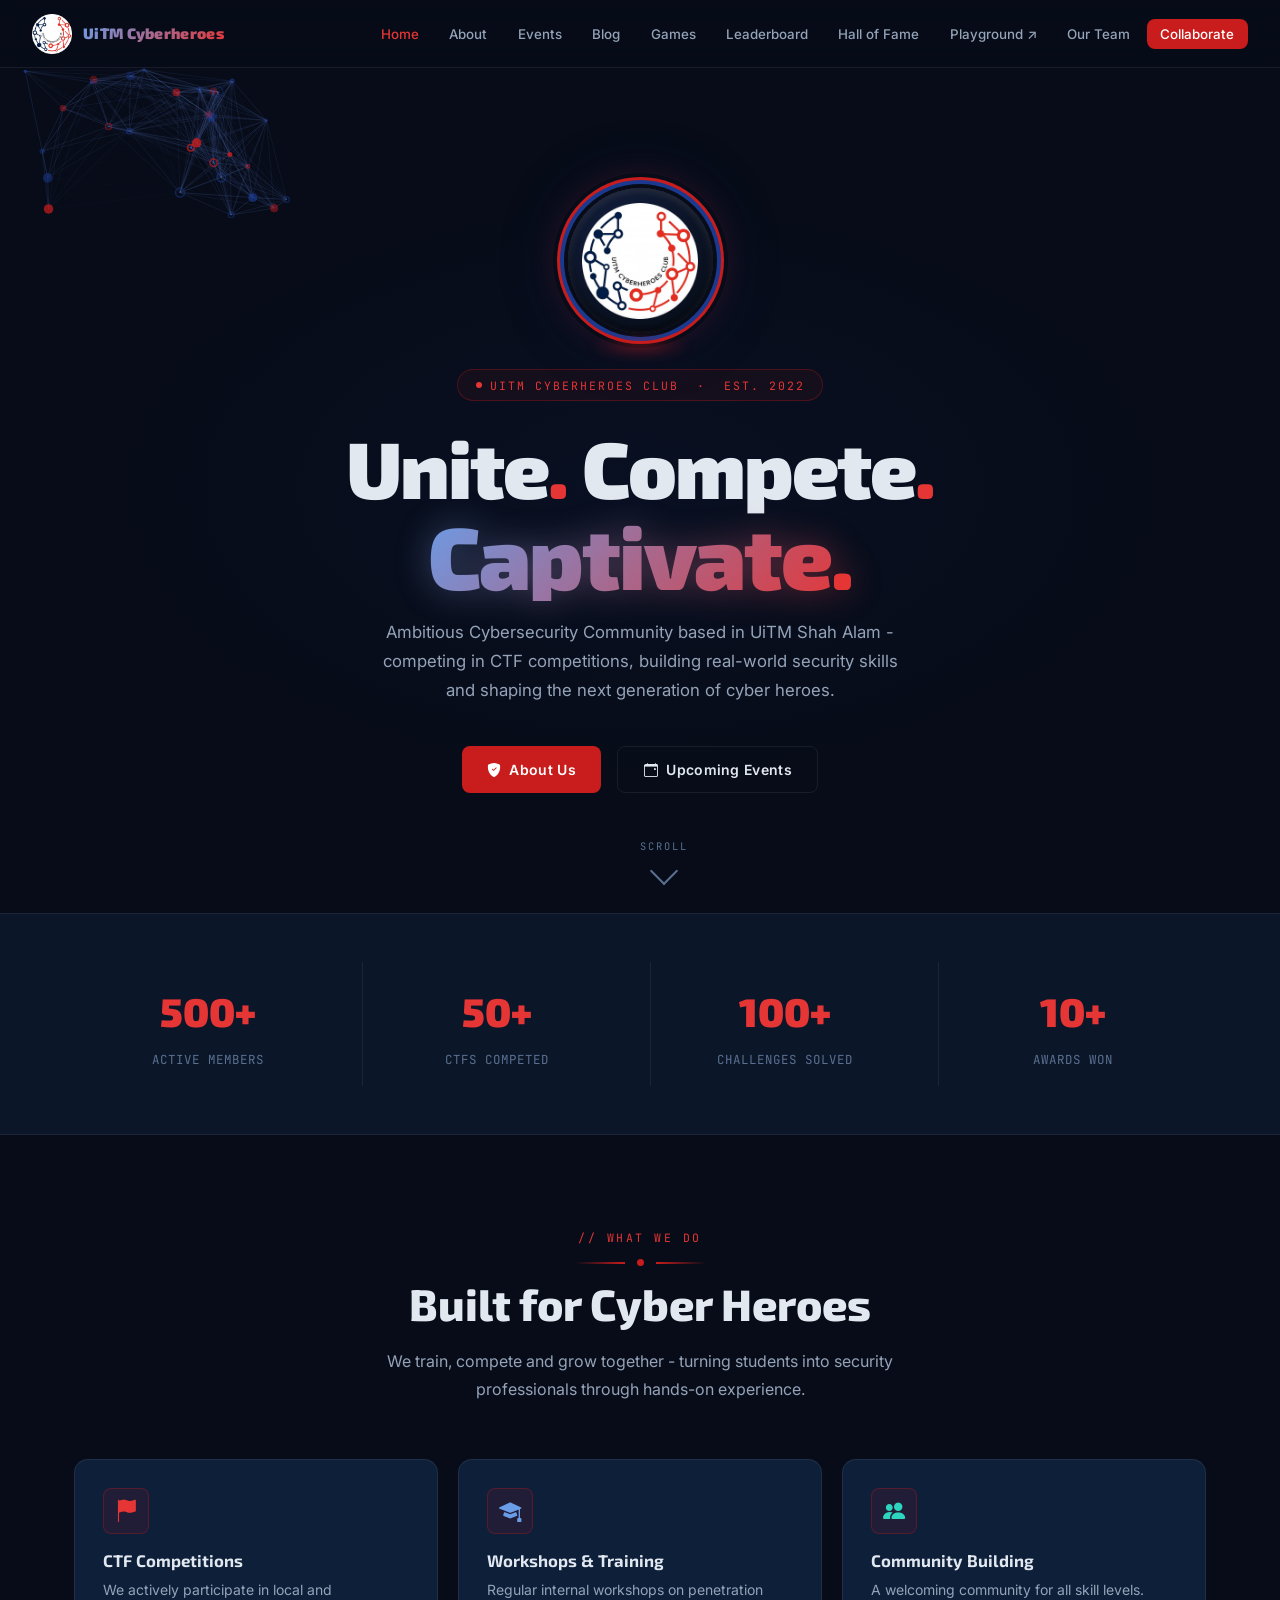
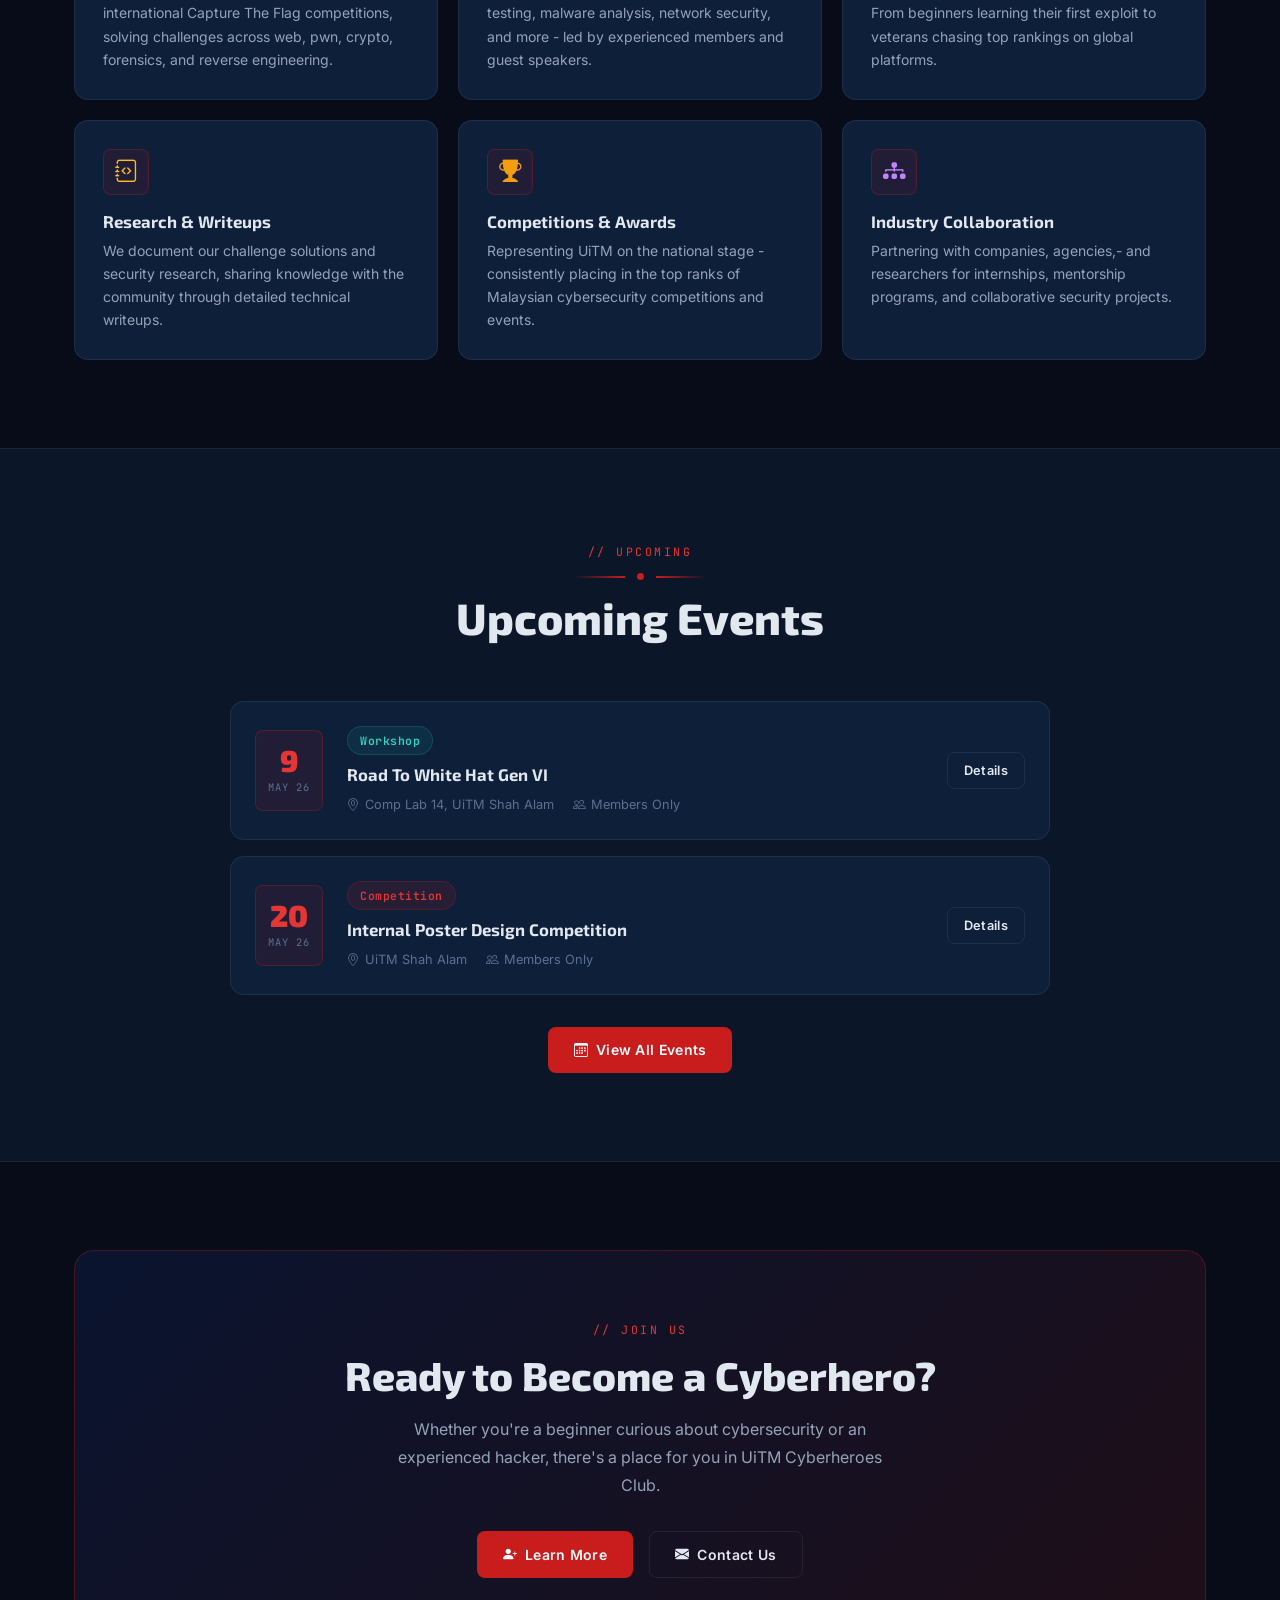
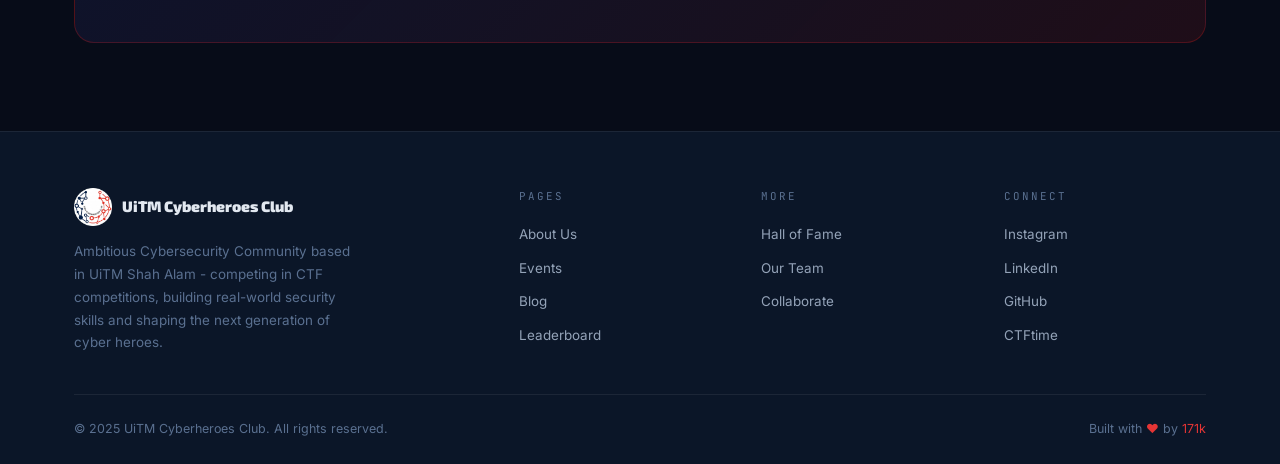
<file: index.html>
<!DOCTYPE html>
<html lang="en">
<head>
  <meta charset="UTF-8" />
  <meta name="viewport" content="width=device-width, initial-scale=1.0" />
  <title>UiTM Cyberheroes Club | Student Cybersecurity Club</title>
  <meta name="description" content="UiTM Cyberheroes Club (UCC) is a student-led cybersecurity club at UiTM Malaysia. We compete in CTFs, run workshops, and build the next generation of cyber defenders." />
  <link rel="icon" href="assets/logo.png" />
  <link rel="stylesheet" href="css/style.css" />
  <link rel="stylesheet" href="https://cdn.jsdelivr.net/npm/bootstrap-icons@1.11.3/font/bootstrap-icons.min.css" />
  <style>
    /* ===== COIN LOGO ===== */
    .hero-coin-wrap {
      position: relative;
      width: 145px;
      height: 145px;
      margin: 0 auto 2.25rem;
      /* Low perspective = strong squish at the sides, like a real spinning coin */
      perspective: 380px;
    }
    .hero-coin {
      width: 100%;
      height: 100%;
      position: relative;
      transform-style: preserve-3d;
      animation: coinFlip 4.2s ease-in-out infinite;
    }

    /* shared face base */
    .hero-coin-front,
    .hero-coin-back {
      position: absolute;
      inset: 0;
      border-radius: 50%;
      backface-visibility: hidden;
      display: flex;
      align-items: center;
      justify-content: center;
      /* layered rim: dark gap → navy band → red accent → outer glow */
      box-shadow:
        0 0 0 4px  #070c18,
        0 0 0 8px  #1b3a8f,
        0 0 0 11px #c91c1c,
        0 0 0 15px #070c18,
        0 0 36px rgba(201,28,28,.45),
        0 0 70px rgba(27,58,143,.25),
        inset 0  3px  8px rgba(255,255,255,.12),
        inset 0 -3px  8px rgba(0,0,0,.6);
    }

    /* FRONT: dark face with logo */
    .hero-coin-front {
      background: radial-gradient(circle at 38% 32%, #131f40, #050a10);
    }
    .hero-coin-front img {
      width: 80%;
      height: 80%;
      object-fit: contain;
    }

    /* BACK: blank dark steel */
    .hero-coin-back {
      transform: rotateY(180deg);
      background:
        radial-gradient(ellipse at 35% 28%, rgba(255,255,255,.06) 0%, transparent 55%),
        radial-gradient(circle at 50% 50%, #0c1830, #040710);
    }
    /* Concentric groove rings — classic blank-coin look */
    .hero-coin-back::before {
      content: '';
      position: absolute;
      inset: 16%;
      border-radius: 50%;
      border: 1px solid rgba(255,255,255,.055);
      box-shadow:
        0 0 0 9px  rgba(255,255,255,.03),
        0 0 0 18px rgba(255,255,255,.02),
        0 0 0 27px rgba(255,255,255,.012);
      pointer-events: none;
    }
    /* Very faint UCC stamp */
    .hero-coin-back::after {
      content: 'UCC';
      font-family: var(--font-head);
      font-size: 1.6rem;
      font-weight: 900;
      letter-spacing: 5px;
      color: rgba(255,255,255,.065);
      position: relative;
      z-index: 1;
      text-indent: 5px;
    }

    /* Floor glow shadow */
    .hero-coin-glow {
      position: absolute;
      bottom: -22px;
      left: 50%;
      transform: translateX(-50%);
      width: 100px;
      height: 18px;
      border-radius: 50%;
      background: radial-gradient(ellipse, rgba(201,28,28,.5) 0%, transparent 70%);
      filter: blur(6px);
      animation: glowPulse 4.2s ease-in-out infinite;
    }

    /* Pause on front, spin to back, pause, spin back */
    @keyframes coinFlip {
      0%   { transform: rotateY(0deg);   }
      18%  { transform: rotateY(0deg);   }
      46%  { transform: rotateY(180deg); }
      64%  { transform: rotateY(180deg); }
      92%  { transform: rotateY(360deg); }
      100% { transform: rotateY(360deg); }
    }
    @keyframes glowPulse {
      0%,18%,64%,100% { opacity:.5; transform: translateX(-50%) scaleX(1);  }
      46%             { opacity:.9; transform: translateX(-50%) scaleX(1.5); }
    }

    /* ===== STYLED HEADLINE ===== */
    .hero-title {
      font-size: clamp(2.6rem, 7vw, 5rem) !important;
      letter-spacing: -2px !important;
      line-height: 1.05 !important;
    }
    .hero-word {
      display: inline-block;
      opacity: 0;
      animation: wordReveal .6s cubic-bezier(.22,.61,.36,1) forwards;
    }
    .hero-word-1 { animation-delay: .15s; }
    .hero-word-2 { animation-delay: .35s; }
    .hero-word-3 { animation-delay: .55s; font-size: 110%; }

    @keyframes wordReveal {
      from { opacity:0; transform: translateY(24px) skewX(-6deg); }
      to   { opacity:1; transform: translateY(0)    skewX(0deg); }
    }
    .hero-dot {
      color: var(--red-bright);
      -webkit-text-fill-color: var(--red-bright);
      font-weight: 900;
    }
    /* the dot on the gradient word needs special treatment */
    .hero-word-3 {
      background: linear-gradient(135deg, #6a9de8 0%, var(--red-bright) 100%);
      -webkit-background-clip: text;
      -webkit-text-fill-color: transparent;
      background-clip: text;
    }
    .hero-dot-grad {
      background: var(--red-bright);
      -webkit-background-clip: text;
      -webkit-text-fill-color: transparent;
      background-clip: text;
    }
    /* subtle glow behind big word */
    .hero-word-3::after {
      content: 'Captivate.';
      position: absolute;
      inset: 0;
      background: inherit;
      -webkit-background-clip: text;
      background-clip: text;
      -webkit-text-fill-color: transparent;
      filter: blur(18px);
      opacity: .45;
      z-index: -1;
    }
    .hero-word-3 { position: relative; }
  </style>

  <!-- SEO & Open Graph -->
  <meta name="robots" content="index, follow" />
  <link rel="canonical" href="https://uitmcyberheroes.com/" />
  <meta property="og:type" content="website" />
  <meta property="og:title" content="UiTM Cyberheroes Club | Student Cybersecurity Club" />
  <meta property="og:description" content="UiTM Cyberheroes Club (UCC) is a student-led cybersecurity club at UiTM Malaysia. We compete in CTFs, run workshops, and build the next generation of cyber defenders." />
  <meta property="og:url" content="https://uitmcyberheroes.com/" />
  <meta property="og:image" content="https://uitmcyberheroes.com/assets/logo.png" />
  <meta property="og:site_name" content="UiTM Cyberheroes Club" />
  <meta name="twitter:card" content="summary" />
  <meta name="twitter:title" content="UiTM Cyberheroes Club | Student Cybersecurity Club" />
  <meta name="twitter:description" content="UiTM Cyberheroes Club (UCC) is a student-led cybersecurity club at UiTM Malaysia. We compete in CTFs, run workshops, and build the next generation of cyber defenders." />
  <meta name="twitter:image" content="https://uitmcyberheroes.com/assets/logo.png" />

  <!-- Structured Data -->
  <script type="application/ld+json">
  {
    "@context": "https://schema.org",
    "@type": "Organization",
    "name": "UiTM Cyberheroes Club",
    "alternateName": "UCC",
    "url": "https://uitmcyberheroes.com",
    "logo": "https://uitmcyberheroes.com/assets/logo.png",
    "description": "UiTM Cyberheroes Club is a student-led cybersecurity club at UiTM Malaysia, competing in CTFs and running cybersecurity workshops.",
    "foundingDate": "2022",
    "sameAs": [
      "https://www.instagram.com/cyberheroesofficial",
      "https://github.com/officialcyberheroes",
      "https://www.linkedin.com/in/uitm-cyberheroes-club-ucc-b5a6482bb/",
      "https://ctftime.org/team/283021"
    ]
  }
  </script>
</head>
<body>

<!-- ===== NAVBAR ===== -->
<nav class="navbar">
  <a href="index.html" class="nav-brand">
    <img src="assets/logo.png" alt="UCC Logo" />
    <span class="nav-brand-text">UiTM Cyberheroes</span>
  </a>
  <ul class="nav-links">
    <li><a href="index.html" class="active">Home</a></li>
    <li><a href="about.html">About</a></li>
    <li><a href="events.html">Events</a></li>
    <li><a href="blog.html">Blog</a></li>
    <li><a href="games.html">Games</a></li>
    <li><a href="leaderboard.html">Leaderboard</a></li>
    <li><a href="hall-of-fame.html">Hall of Fame</a></li>
      <li><a href="https://awan.uitm.edu.my/ctf/" target="_blank" rel="noopener">Playground ↗</a></li>
    <li><a href="org-chart.html">Our Team</a></li>
    <li><a href="media.html" class="nav-cta">Collaborate</a></li>
  </ul>
  <button class="hamburger" aria-label="Menu">
    <span></span><span></span><span></span>
  </button>
</nav>

<!-- Mobile Nav -->
<div class="mobile-nav">
  <a href="index.html">Home</a>
  <a href="about.html">About</a>
  <a href="events.html">Events</a>
  <a href="blog.html">Blog</a>
  <a href="games.html">Games</a>
  <a href="leaderboard.html">Leaderboard</a>
  <a href="hall-of-fame.html">Hall of Fame</a>
  <a href="https://awan.uitm.edu.my/ctf/" target="_blank" rel="noopener">Playground ↗</a>
  <a href="org-chart.html">Our Team</a>
  <a href="media.html">Collaborate</a>
</div>

<!-- ===== HERO ===== -->
<div class="page-wrapper">
<section class="hero">
  <canvas id="hero-canvas"></canvas>
  <div class="hero-overlay"></div>
  <div class="hero-content">

    <!-- Coin / badge logo -->
    <div class="hero-coin-wrap">
      <div class="hero-coin">
        <div class="hero-coin-front">
          <img src="assets/logo.png" alt="UCC Logo" />
        </div>
        <div class="hero-coin-back"></div>
      </div>
      <div class="hero-coin-glow"></div>
    </div>

    <div class="hero-badge">
      <span class="hero-badge-dot"></span>
      UiTM Cyberheroes Club &nbsp;·&nbsp; Est. 2022
    </div>

    <!-- Styled headline -->
    <h1 class="hero-title">
      <span class="hero-word hero-word-1">Unite<span class="hero-dot">.</span></span>
      <span class="hero-word hero-word-2">Compete<span class="hero-dot">.</span></span><br>
      <span class="hero-word hero-word-3 grad-text">Captivate<span class="hero-dot hero-dot-grad">.</span></span>
    </h1>
    <p class="hero-sub">
      Ambitious Cybersecurity Community based in UiTM Shah Alam -
      competing in CTF competitions, building real-world security skills and shaping the next generation of cyber heroes.
    </p>
    <div class="hero-actions">
      <a href="about.html" class="btn btn-primary">
        <i class="bi bi-shield-fill-check"></i> About Us
      </a>
      <a href="events.html" class="btn btn-outline">
        <i class="bi bi-calendar-event"></i> Upcoming Events
      </a>
    </div>
  </div>
  <div class="hero-scroll">
    <span>scroll</span>
    <div class="scroll-arrow"></div>
  </div>
</section>

<!-- ===== QUICK STATS ===== -->
<section style="padding: 3rem 0; background: var(--bg-secondary); border-top: 1px solid var(--border); border-bottom: 1px solid var(--border);">
  <div class="container">
    <div class="grid-4">
      <div style="text-align:center; padding: 1rem;">
        <div style="font-size:2.5rem; font-weight:900; font-family:var(--font-head); color:var(--red-bright);" id="stat-members">500+</div>
        <div style="font-size:.78rem; color:var(--text-muted); font-family:var(--font-mono); letter-spacing:1px; text-transform:uppercase; margin-top:.35rem;">Active Members</div>
      </div>
      <div style="text-align:center; padding: 1rem; border-left: 1px solid var(--border);">
        <div style="font-size:2.5rem; font-weight:900; font-family:var(--font-head); color:var(--red-bright);">50+</div>
        <div style="font-size:.78rem; color:var(--text-muted); font-family:var(--font-mono); letter-spacing:1px; text-transform:uppercase; margin-top:.35rem;">CTFs Competed</div>
      </div>
      <div style="text-align:center; padding: 1rem; border-left: 1px solid var(--border);">
        <div style="font-size:2.5rem; font-weight:900; font-family:var(--font-head); color:var(--red-bright);">100+</div>
        <div style="font-size:.78rem; color:var(--text-muted); font-family:var(--font-mono); letter-spacing:1px; text-transform:uppercase; margin-top:.35rem;">Challenges Solved</div>
      </div>
      <div style="text-align:center; padding: 1rem; border-left: 1px solid var(--border);">
        <div style="font-size:2.5rem; font-weight:900; font-family:var(--font-head); color:var(--red-bright);">10+</div>
        <div style="font-size:.78rem; color:var(--text-muted); font-family:var(--font-mono); letter-spacing:1px; text-transform:uppercase; margin-top:.35rem;">Awards Won</div>
      </div>
    </div>
  </div>
</section>

<!-- ===== WHAT WE DO ===== -->
<section>
  <div class="container">
    <div class="section-header">
      <span class="section-tag">// what we do</span>
      <div class="divider"><div class="divider-dot"></div></div>
      <h2 class="section-title">Built for Cyber Heroes</h2>
      <p class="section-desc">We train, compete and grow together - turning students into security professionals through hands-on experience.</p>
    </div>
    <div class="grid-3">
      <div class="card">
        <div class="card-icon"><i class="bi bi-flag-fill" style="color:var(--red-bright)"></i></div>
        <h3 class="card-title">CTF Competitions</h3>
        <p class="card-desc">We actively participate in local and international Capture The Flag competitions, solving challenges across web, pwn, crypto, forensics, and reverse engineering.</p>
      </div>
      <div class="card">
        <div class="card-icon"><i class="bi bi-mortarboard-fill" style="color:#6a9de8"></i></div>
        <h3 class="card-title">Workshops & Training</h3>
        <p class="card-desc">Regular internal workshops on penetration testing, malware analysis, network security, and more - led by experienced members and guest speakers.</p>
      </div>
      <div class="card">
        <div class="card-icon"><i class="bi bi-people-fill" style="color:#2dd4bf"></i></div>
        <h3 class="card-title">Community Building</h3>
        <p class="card-desc">A welcoming community for all skill levels. From beginners learning their first exploit to veterans chasing top rankings on global platforms.</p>
      </div>
      <div class="card">
        <div class="card-icon"><i class="bi bi-journal-code" style="color:#fbbf24"></i></div>
        <h3 class="card-title">Research & Writeups</h3>
        <p class="card-desc">We document our challenge solutions and security research, sharing knowledge with the community through detailed technical writeups.</p>
      </div>
      <div class="card">
        <div class="card-icon"><i class="bi bi-trophy-fill" style="color:#f59e0b"></i></div>
        <h3 class="card-title">Competitions & Awards</h3>
        <p class="card-desc">Representing UiTM on the national stage - consistently placing in the top ranks of Malaysian cybersecurity competitions and events.</p>
      </div>
      <div class="card">
        <div class="card-icon"><i class="bi bi-diagram-3-fill" style="color:#c084fc"></i></div>
        <h3 class="card-title">Industry Collaboration</h3>
        <p class="card-desc">Partnering with companies, agencies,- and researchers for internships, mentorship programs, and collaborative security projects.</p>
      </div>
    </div>
  </div>
</section>

<!-- ===== UPCOMING EVENTS PREVIEW ===== -->
<section style="background: var(--bg-secondary); border-top: 1px solid var(--border); border-bottom: 1px solid var(--border);">
  <div class="container">
    <div class="section-header">
      <span class="section-tag">// upcoming</span>
      <div class="divider"><div class="divider-dot"></div></div>
      <h2 class="section-title">Upcoming Events</h2>
    </div>
    <div style="display:flex; flex-direction:column; gap:1rem; max-width:820px; margin:0 auto;"
         id="events-preview"></div>
    <div style="text-align:center; margin-top:2rem;">
      <a href="events.html" class="btn btn-primary"><i class="bi bi-calendar3"></i> View All Events</a>
    </div>
  </div>
</section>

<!-- ===== CTA ===== -->
<section>
  <div class="container">
    <div style="background: linear-gradient(135deg, rgba(27,58,143,.2), rgba(201,28,28,.12)); border: 1px solid var(--border-red); border-radius: var(--radius-xl); padding: 4rem 2rem; text-align:center;">
      <div class="section-tag" style="margin-bottom:.75rem;">// join us</div>
      <h2 style="font-size:clamp(1.75rem,4vw,2.5rem); margin-bottom:1rem;">Ready to Become a Cyberhero?</h2>
      <p style="color:var(--text-secondary); max-width:500px; margin:0 auto 2rem; line-height:1.75;">
        Whether you're a beginner curious about cybersecurity or an experienced hacker, there's a place for you in UiTM Cyberheroes Club.
      </p>
      <div style="display:flex; gap:1rem; justify-content:center; flex-wrap:wrap;">
        <a href="about.html" class="btn btn-primary"><i class="bi bi-person-plus-fill"></i> Learn More</a>
        <a href="media.html" class="btn btn-outline"><i class="bi bi-envelope-fill"></i> Contact Us</a>
      </div>
    </div>
  </div>
</section>

</div><!-- /page-wrapper -->

<!-- ===== FOOTER ===== -->
<footer>
  <div class="container">
    <div class="footer-grid">
      <div>
        <div class="footer-brand">
          <img src="assets/logo.png" alt="UCC" />
          <span class="footer-brand-name">UiTM Cyberheroes Club</span>
        </div>
        <p class="footer-desc">Ambitious Cybersecurity Community based in UiTM Shah Alam - competing in CTF competitions, building real-world security skills and shaping the next generation of cyber heroes.</p>
      </div>
      <div>
        <div class="footer-h">Pages</div>
        <ul class="footer-nav">
          <li><a href="about.html">About Us</a></li>
          <li><a href="events.html">Events</a></li>
          <li><a href="blog.html">Blog</a></li>
          <li><a href="leaderboard.html">Leaderboard</a></li>
        </ul>
      </div>
      <div>
        <div class="footer-h">More</div>
        <ul class="footer-nav">
          <li><a href="hall-of-fame.html">Hall of Fame</a></li>
          <li><a href="org-chart.html">Our Team</a></li>
          <li><a href="media.html">Collaborate</a></li>
        </ul>
      </div>
      <div>
        <div class="footer-h">Connect</div>
        <ul class="footer-nav">
          <li><a href="https://www.instagram.com/cyberheroesofficial?igsh=MXd0aGQ4bGE3NW42dQ==" target="_blank" rel="noopener">Instagram</a></li>
          <li><a href="https://www.linkedin.com/in/uitm-cyberheroes-club-ucc-b5a6482bb/" target="_blank" rel="noopener">LinkedIn</a></li>
          <li><a href="https://github.com/officialcyberheroes" target="_blank" rel="noopener">GitHub</a></li>
          <li><a href="https://ctftime.org/team/283021" target="_blank" rel="noopener">CTFtime</a></li>
        </ul>
      </div>
    </div>
    <div class="footer-bottom">
      <p>&copy; 2025 UiTM Cyberheroes Club. All rights reserved.</p>
      <p>Built with <span class="text-red">♥</span> by <a href="org-chart.html">171k</a></p>
    </div>
  </div>
</footer>

<script src="js/main.js"></script>
</body>
</html>
</file>
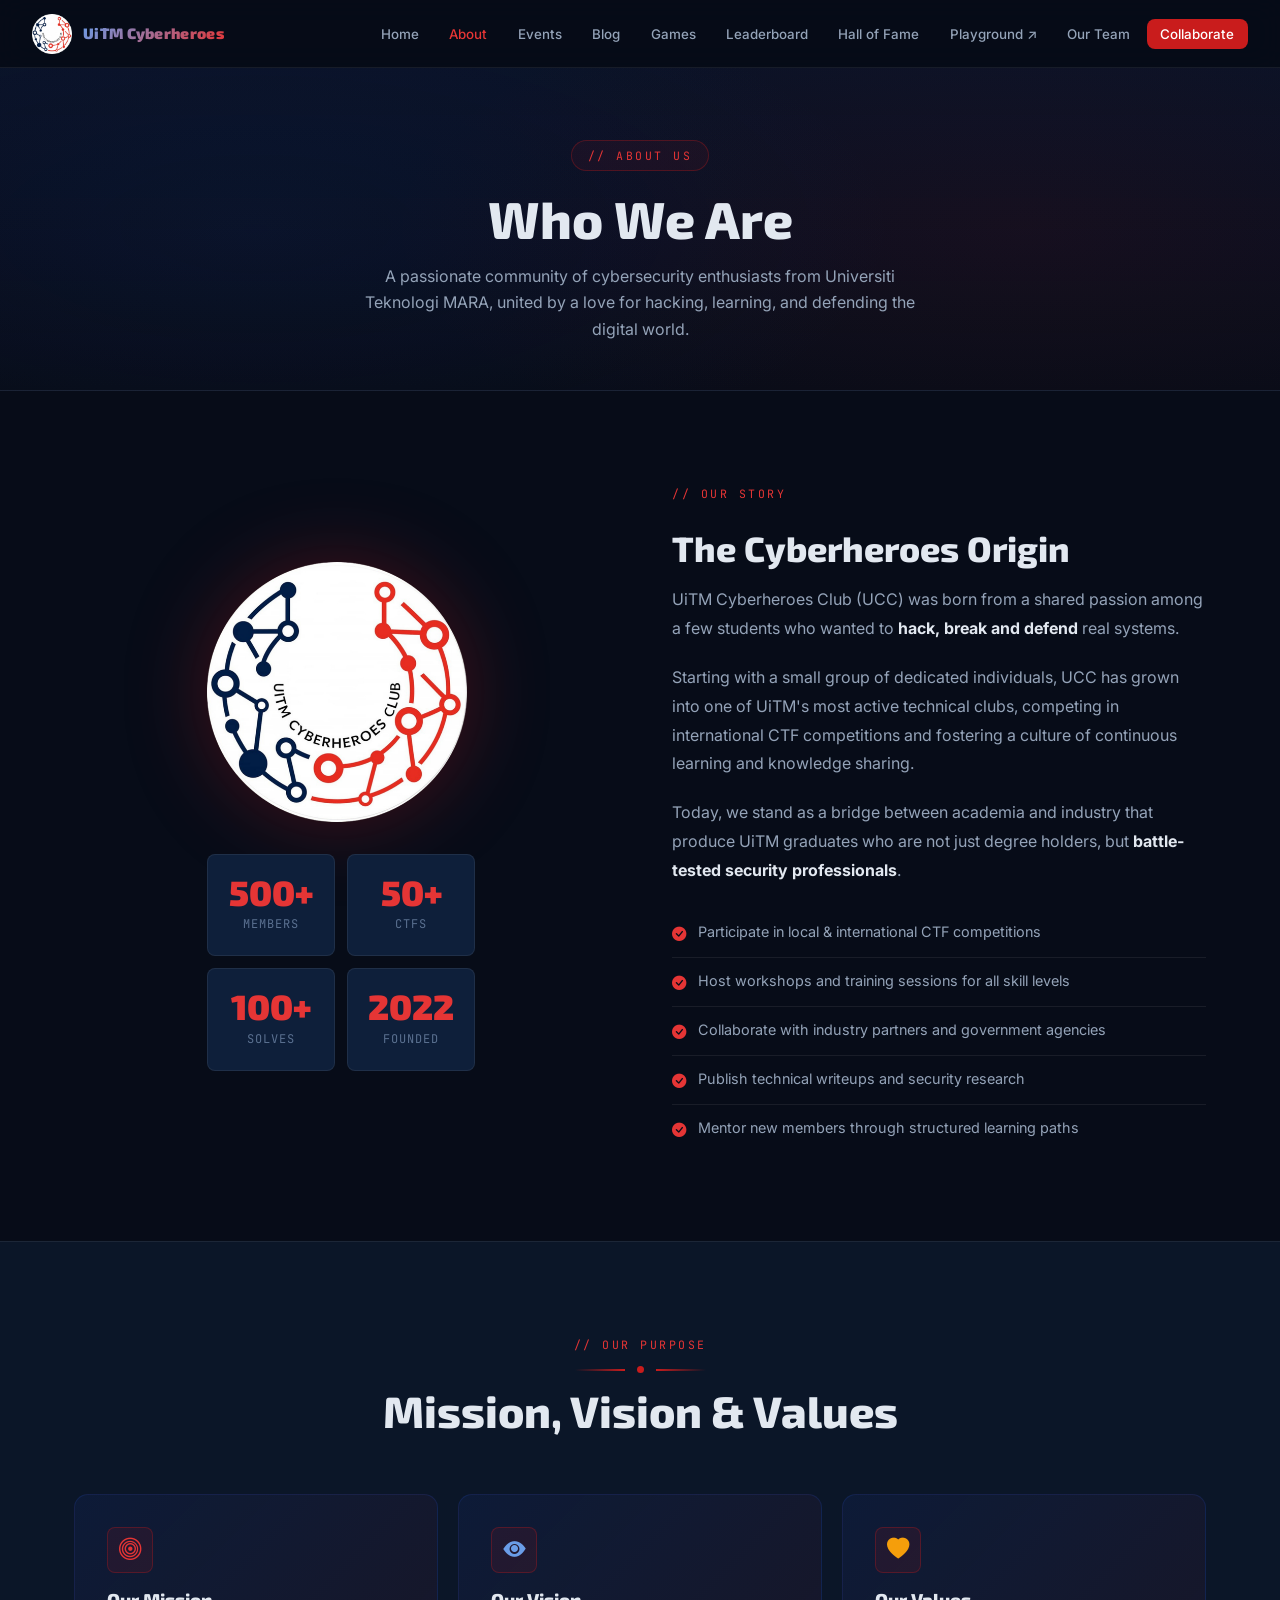
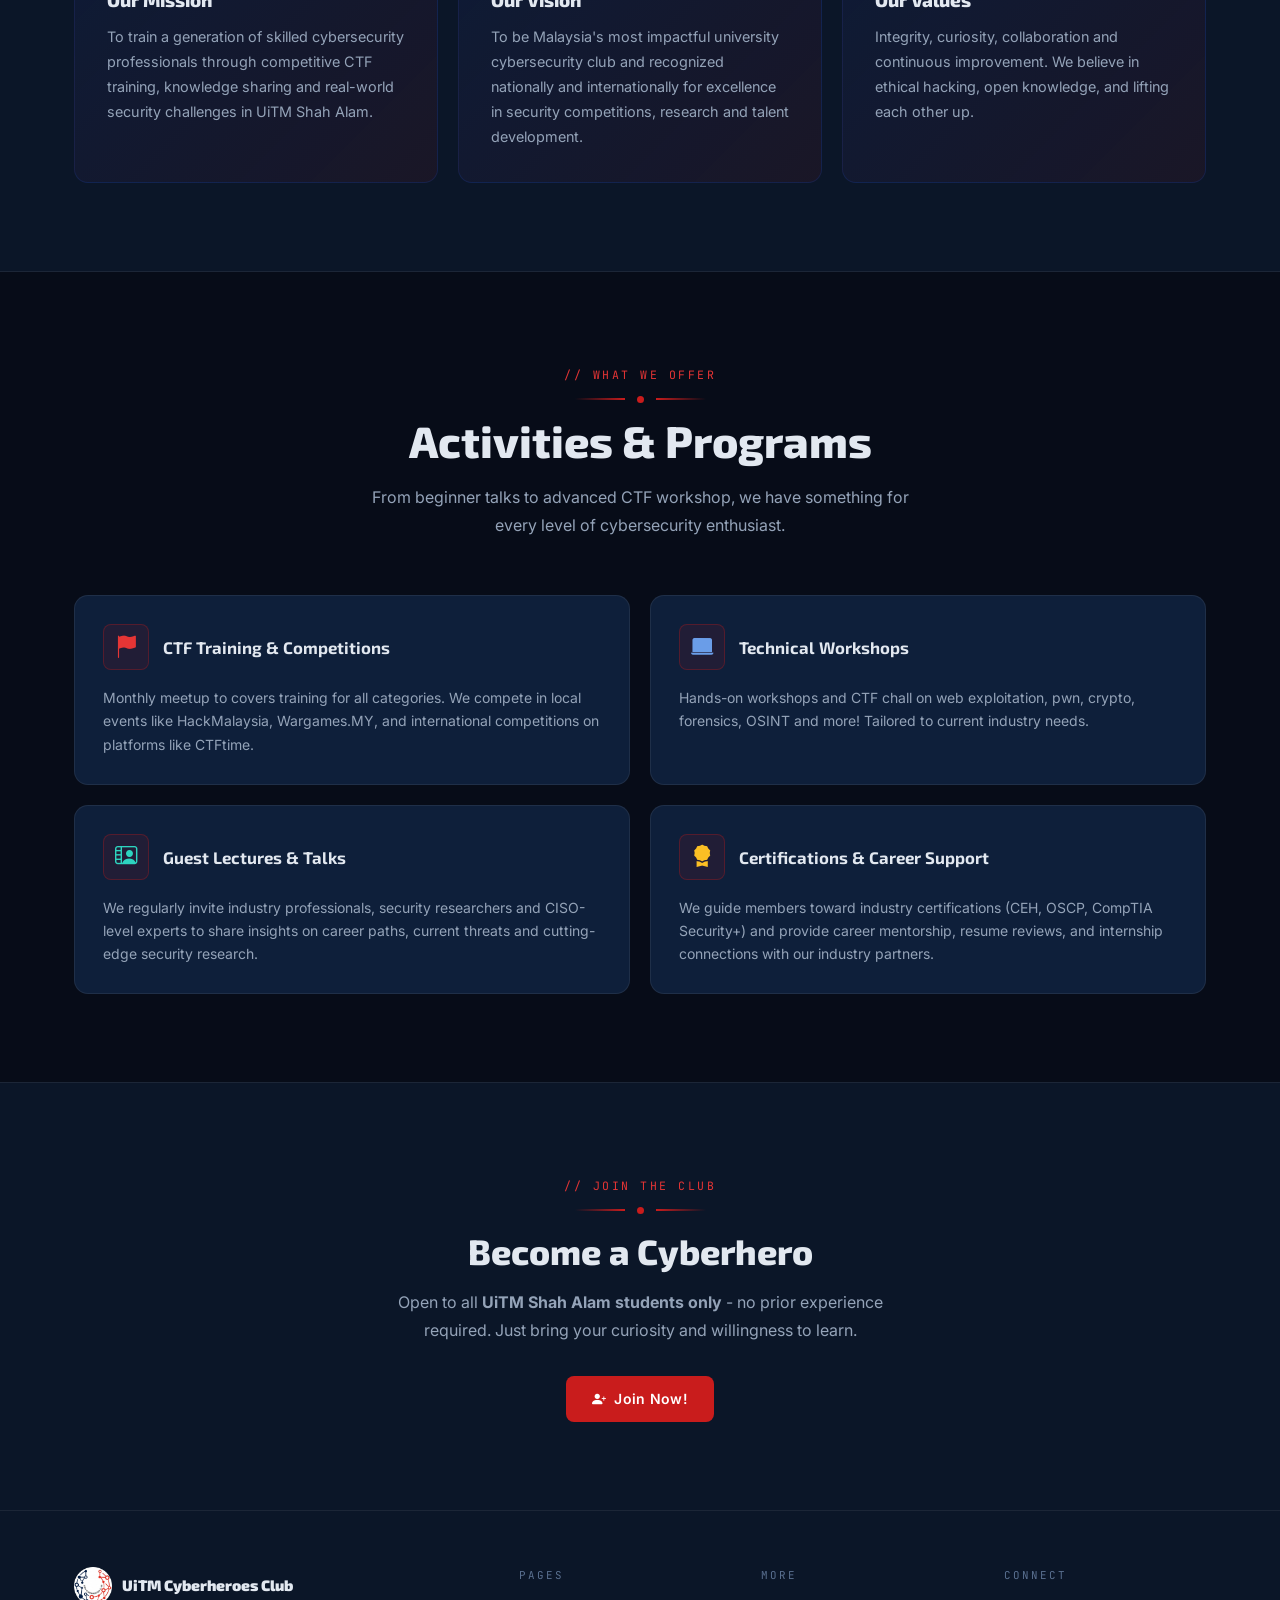
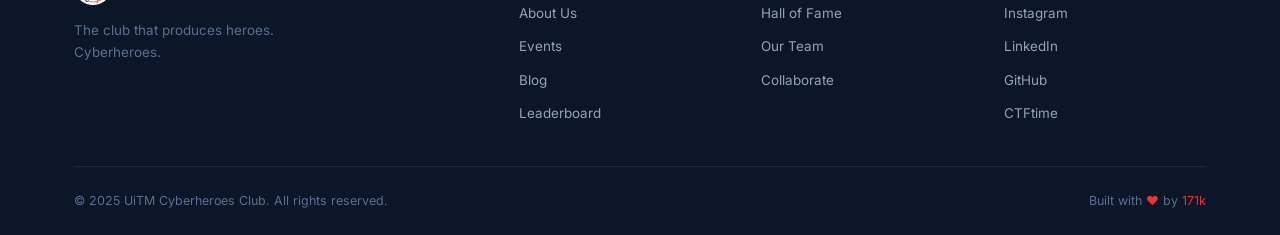
<file: about.html>
<!DOCTYPE html>
<html lang="en">
<head>
  <meta charset="UTF-8" />
  <meta name="viewport" content="width=device-width, initial-scale=1.0" />
  <title>About Us | UiTM Cyberheroes Club</title>
  <meta name="description" content="Learn about UiTM Cyberheroes Club — our mission, vision, history, and the activities that make us Malaysia's most active student cybersecurity club." />
  <link rel="icon" href="assets/logo.png" />
  <link rel="stylesheet" href="css/style.css" />
  <link rel="stylesheet" href="https://cdn.jsdelivr.net/npm/bootstrap-icons@1.11.3/font/bootstrap-icons.min.css" />

  <!-- SEO & Open Graph -->
  <meta name="robots" content="index, follow" />
  <link rel="canonical" href="https://uitmcyberheroes.com/about.html" />
  <meta property="og:type" content="website" />
  <meta property="og:title" content="About Us | UiTM Cyberheroes Club" />
  <meta property="og:description" content="Learn about UiTM Cyberheroes Club — our mission, vision, history, and the activities that make us Malaysia's most active student cybersecurity club." />
  <meta property="og:url" content="https://uitmcyberheroes.com/about.html" />
  <meta property="og:image" content="https://uitmcyberheroes.com/assets/logo.png" />
  <meta property="og:site_name" content="UiTM Cyberheroes Club" />
  <meta name="twitter:card" content="summary" />
  <meta name="twitter:title" content="About Us | UiTM Cyberheroes Club" />
  <meta name="twitter:description" content="Learn about UiTM Cyberheroes Club — our mission, vision, history, and the activities that make us Malaysia's most active student cybersecurity club." />
  <meta name="twitter:image" content="https://uitmcyberheroes.com/assets/logo.png" />
</head>
<body>

<nav class="navbar">
  <a href="index.html" class="nav-brand">
    <img src="assets/logo.png" alt="UCC Logo" />
    <span class="nav-brand-text">UiTM Cyberheroes</span>
  </a>
  <ul class="nav-links">
    <li><a href="index.html">Home</a></li>
    <li><a href="about.html" class="active">About</a></li>
    <li><a href="events.html">Events</a></li>
    <li><a href="blog.html">Blog</a></li>
    <li><a href="games.html">Games</a></li>
    <li><a href="leaderboard.html">Leaderboard</a></li>
    <li><a href="hall-of-fame.html">Hall of Fame</a></li>
      <li><a href="https://awan.uitm.edu.my/ctf/" target="_blank" rel="noopener">Playground ↗</a></li>
    <li><a href="org-chart.html">Our Team</a></li>
    <li><a href="media.html" class="nav-cta">Collaborate</a></li>
  </ul>
  <button class="hamburger" aria-label="Menu"><span></span><span></span><span></span></button>
</nav>
<div class="mobile-nav">
  <a href="index.html">Home</a><a href="about.html">About</a><a href="events.html">Events</a>
  <a href="blog.html">Blog</a>
  <a href="games.html">Games</a><a href="leaderboard.html">Leaderboard</a>
  <a href="hall-of-fame.html">Hall of Fame</a>
  <a href="https://awan.uitm.edu.my/ctf/" target="_blank" rel="noopener">Playground ↗</a><a href="org-chart.html">Our Team</a>
  <a href="media.html">Collaborate</a>
</div>

<div class="page-wrapper">

  <!-- PAGE HEADER -->
  <div class="page-header">
    <div class="container">
      <div class="page-tag">// about us</div>
      <h1>Who We Are</h1>
      <p>A passionate community of cybersecurity enthusiasts from Universiti Teknologi MARA, united by a love for hacking, learning, and defending the digital world.</p>
    </div>
  </div>

  <!-- MAIN ABOUT -->
  <section>
    <div class="container">
      <div class="about-grid">
        <div class="about-logo-wrap">
          <div>
            <img src="assets/logo.png" alt="UCC Logo" class="about-logo" />
            <div class="about-stats">
              <div class="stat-card"><div class="stat-num">500+</div><div class="stat-lbl">Members</div></div>
              <div class="stat-card"><div class="stat-num">50+</div><div class="stat-lbl">CTFs</div></div>
              <div class="stat-card"><div class="stat-num">100+</div><div class="stat-lbl">Solves</div></div>
              <div class="stat-card"><div class="stat-num">2022</div><div class="stat-lbl">Founded</div></div>
            </div>
          </div>
        </div>
        <div>
          <span class="section-tag">// our story</span>
          <h2 style="font-size:clamp(1.6rem,3vw,2.2rem); margin:.75rem 0 1rem;">The Cyberheroes Origin</h2>
          <p style="color:var(--text-secondary); line-height:1.8; margin-bottom:1.25rem;">
            UiTM Cyberheroes Club (UCC) was born from a shared passion among a few students who wanted to <strong style="color:var(--text-primary)">hack, break and defend</strong> real systems.
          </p>
          <p style="color:var(--text-secondary); line-height:1.8; margin-bottom:1.25rem;">
            Starting with a small group of dedicated individuals, UCC has grown into one of UiTM's most active technical clubs, competing in international CTF competitions and fostering a culture of continuous learning and knowledge sharing.
          </p>
          <p style="color:var(--text-secondary); line-height:1.8;">
            Today, we stand as a bridge between academia and industry that produce UiTM graduates who are not just degree holders, but <strong style="color:var(--text-primary)">battle-tested security professionals</strong>.
          </p>
          <ul class="feature-list" style="margin-top:1.5rem;">
            <li><span class="icon"><i class="bi bi-check-circle-fill"></i></span> Participate in local & international CTF competitions</li>
            <li><span class="icon"><i class="bi bi-check-circle-fill"></i></span> Host workshops and training sessions for all skill levels</li>
            <li><span class="icon"><i class="bi bi-check-circle-fill"></i></span> Collaborate with industry partners and government agencies</li>
            <li><span class="icon"><i class="bi bi-check-circle-fill"></i></span> Publish technical writeups and security research</li>
            <li><span class="icon"><i class="bi bi-check-circle-fill"></i></span> Mentor new members through structured learning paths</li>
          </ul>
        </div>
      </div>
    </div>
  </section>

  <!-- MISSION VISION VALUES -->
  <section style="background:var(--bg-secondary); border-top:1px solid var(--border); border-bottom:1px solid var(--border);">
    <div class="container">
      <div class="section-header">
        <span class="section-tag">// our purpose</span>
        <div class="divider"><div class="divider-dot"></div></div>
        <h2 class="section-title">Mission, Vision & Values</h2>
      </div>
      <div class="grid-3">
        <div class="mission-card">
          <div class="card-icon" style="margin-bottom:1rem;"><i class="bi bi-bullseye" style="color:var(--red-bright)"></i></div>
          <h3>Our Mission</h3>
          <p style="color:var(--text-secondary); font-size:.9rem; line-height:1.75; margin-top:.75rem;">
            To train a generation of skilled cybersecurity professionals through competitive CTF training, knowledge sharing and real-world security challenges in UiTM Shah Alam.
          </p>
        </div>
        <div class="mission-card">
          <div class="card-icon" style="margin-bottom:1rem;"><i class="bi bi-eye-fill" style="color:#6a9de8"></i></div>
          <h3>Our Vision</h3>
          <p style="color:var(--text-secondary); font-size:.9rem; line-height:1.75; margin-top:.75rem;">
            To be Malaysia's most impactful university cybersecurity club and recognized nationally and internationally for excellence in security competitions, research and talent development.
          </p>
        </div>
        <div class="mission-card">
          <div class="card-icon" style="margin-bottom:1rem;"><i class="bi bi-heart-fill" style="color:#f59e0b"></i></div>
          <h3>Our Values</h3>
          <p style="color:var(--text-secondary); font-size:.9rem; line-height:1.75; margin-top:.75rem;">
            Integrity, curiosity, collaboration and continuous improvement. We believe in ethical hacking, open knowledge, and lifting each other up.
          </p>
        </div>
      </div>
    </div>
  </section>

  <!-- WHAT WE OFFER -->
  <section>
    <div class="container">
      <div class="section-header">
        <span class="section-tag">// what we offer</span>
        <div class="divider"><div class="divider-dot"></div></div>
        <h2 class="section-title">Activities & Programs</h2>
        <p class="section-desc">From beginner talks to advanced CTF workshop, we have something for every level of cybersecurity enthusiast.</p>
      </div>
      <div class="grid-2">
        <div class="card">
          <div style="display:flex; align-items:center; gap:.875rem; margin-bottom:1rem;">
            <div class="card-icon" style="margin-bottom:0;"><i class="bi bi-flag-fill" style="color:var(--red-bright)"></i></div>
            <h3 class="card-title" style="margin-bottom:0;">CTF Training & Competitions</h3>
          </div>
          <p class="card-desc">Monthly meetup to covers training for all categories. We compete in local events like HackMalaysia, Wargames.MY, and international competitions on platforms like CTFtime.</p>
        </div>
        <div class="card">
          <div style="display:flex; align-items:center; gap:.875rem; margin-bottom:1rem;">
            <div class="card-icon" style="margin-bottom:0;"><i class="bi bi-laptop-fill" style="color:#6a9de8"></i></div>
            <h3 class="card-title" style="margin-bottom:0;">Technical Workshops</h3>
          </div>
          <p class="card-desc">Hands-on workshops and CTF chall on web exploitation, pwn, crypto, forensics, OSINT and more! Tailored to current industry needs.</p>
        </div>
        <div class="card">
          <div style="display:flex; align-items:center; gap:.875rem; margin-bottom:1rem;">
            <div class="card-icon" style="margin-bottom:0;"><i class="bi bi-person-video2" style="color:#2dd4bf"></i></div>
            <h3 class="card-title" style="margin-bottom:0;">Guest Lectures & Talks</h3>
          </div>
          <p class="card-desc">We regularly invite industry professionals, security researchers and CISO-level experts to share insights on career paths, current threats and cutting-edge security research.</p>
        </div>
        <div class="card">
          <div style="display:flex; align-items:center; gap:.875rem; margin-bottom:1rem;">
            <div class="card-icon" style="margin-bottom:0;"><i class="bi bi-award-fill" style="color:#fbbf24"></i></div>
            <h3 class="card-title" style="margin-bottom:0;">Certifications & Career Support</h3>
          </div>
          <p class="card-desc">We guide members toward industry certifications (CEH, OSCP, CompTIA Security+) and provide career mentorship, resume reviews, and internship connections with our industry partners.</p>
        </div>
      </div>
    </div>
  </section>

  <!-- JOIN US CTA -->
  <section style="background:var(--bg-secondary); border-top:1px solid var(--border);">
    <div class="container" style="text-align:center;">
      <div class="section-tag">// join the club</div>
      <div class="divider" style="margin-bottom:1rem;"><div class="divider-dot"></div></div>
      <h2 style="font-size:clamp(1.6rem,3vw,2.2rem); margin-bottom:1rem;">Become a Cyberhero</h2>
      <p style="color:var(--text-secondary); max-width:500px; margin:0 auto 2rem; line-height:1.75;">
        Open to all <strong>UiTM Shah Alam students only</strong> - no prior experience required. Just bring your curiosity and willingness to learn.
      </p>
      <a href="https://forms.gle/wjx2ysKTbmNp7Cvw5" class="btn btn-primary btn-lg" target="_blank" rel="noopener">
        <i class="bi bi-person-plus-fill"></i> Join Now!
      </a>
    </div>
  </section>

</div>

<footer>
  <div class="container">
    <div class="footer-grid">
      <div>
        <div class="footer-brand"><img src="assets/logo.png" alt="UCC" /><span class="footer-brand-name">UiTM Cyberheroes Club</span></div>
        <p class="footer-desc">The club that produces heroes. Cyberheroes.</p>
      </div>
      <div><div class="footer-h">Pages</div><ul class="footer-nav"><li><a href="about.html">About Us</a></li><li><a href="events.html">Events</a></li><li><a href="blog.html">Blog</a></li><li><a href="leaderboard.html">Leaderboard</a></li></ul></div>
      <div><div class="footer-h">More</div><ul class="footer-nav"><li><a href="hall-of-fame.html">Hall of Fame</a></li><li><a href="org-chart.html">Our Team</a></li><li><a href="media.html">Collaborate</a></li></ul></div>
      <div><div class="footer-h">Connect</div><ul class="footer-nav"><li><a href="https://www.instagram.com/cyberheroesofficial?igsh=MXd0aGQ4bGE3NW42dQ==" target="_blank" rel="noopener">Instagram</a></li><li><a href="https://www.linkedin.com/in/uitm-cyberheroes-club-ucc-b5a6482bb/" target="_blank" rel="noopener">LinkedIn</a></li><li><a href="https://github.com/officialcyberheroes" target="_blank" rel="noopener">GitHub</a></li><li><a href="https://ctftime.org/team/283021" target="_blank" rel="noopener">CTFtime</a></li></ul></div>
    </div>
    <div class="footer-bottom">
      <p>&copy; 2025 UiTM Cyberheroes Club. All rights reserved.</p>
      <p>Built with <span class="text-red">♥</span> by <a href="org-chart.html">171k</a></p>
    </div>
  </div>
</footer>

<script src="js/main.js"></script>
</body>
</html>
</file>
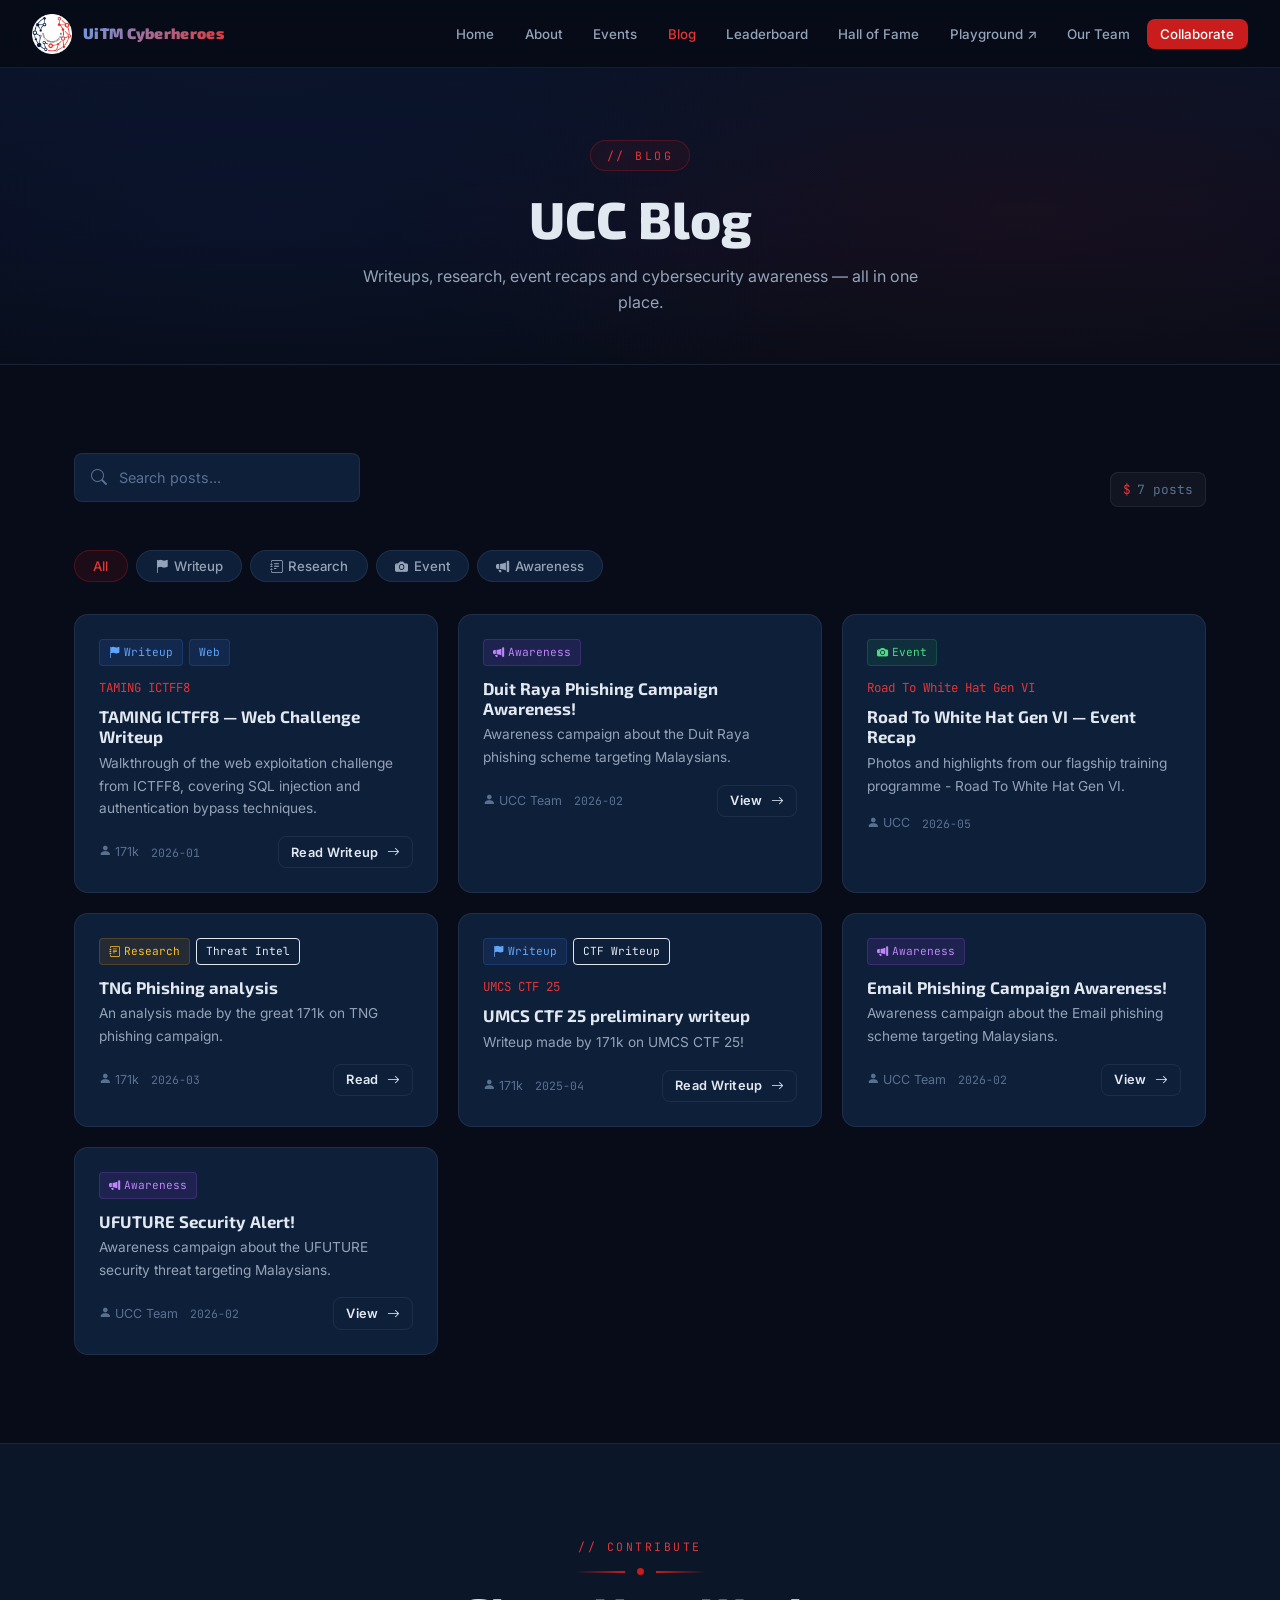
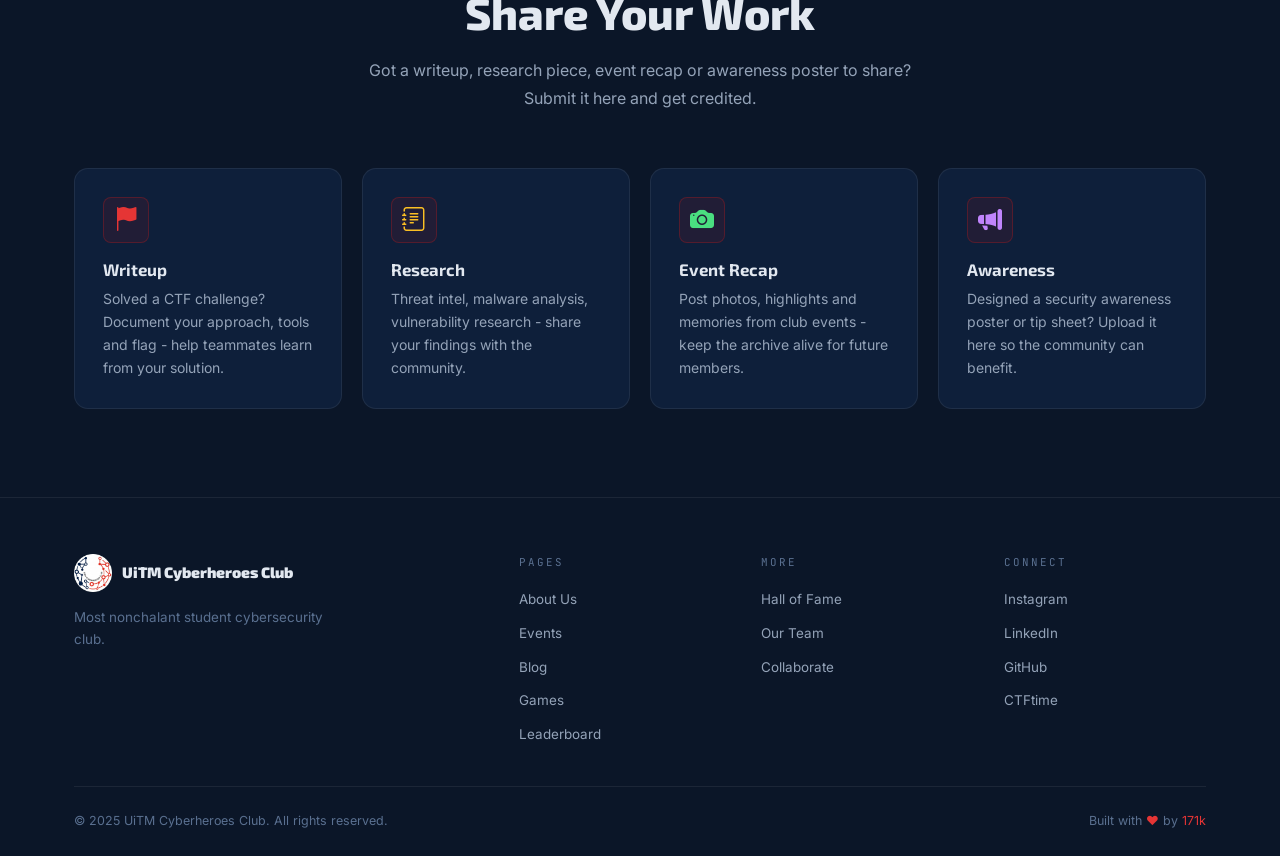
<file: blog.html>
<!DOCTYPE html>
<html lang="en">
<head>
  <meta charset="UTF-8" />
  <meta name="viewport" content="width=device-width, initial-scale=1.0" />
  <title>Blog | UiTM Cyberheroes Club</title>
  <meta name="description" content="CTF writeups, cybersecurity research, event recaps, and awareness posts from UiTM Cyberheroes Club members." />
  <link rel="icon" href="assets/logo.png" />
  <link rel="stylesheet" href="css/style.css" />
  <link rel="stylesheet" href="https://cdn.jsdelivr.net/npm/bootstrap-icons@1.11.3/font/bootstrap-icons.min.css" />
  <style>
    .search-box {
      display: flex; align-items: center; gap: .75rem;
      background: var(--bg-card); border: 1px solid var(--border);
      border-radius: var(--radius); padding: .65rem 1rem;
      margin-bottom: 1.5rem; max-width: 420px;
    }
    .search-box input {
      background: none; border: none; outline: none;
      color: var(--text-primary); font-family: var(--font-body); font-size: .9rem;
      flex: 1; min-width: 0;
    }
    .search-box input::placeholder { color: var(--text-muted); }
    .search-box i { color: var(--text-muted); }
  </style>

  <!-- SEO & Open Graph -->
  <meta name="robots" content="index, follow" />
  <link rel="canonical" href="https://uitmcyberheroes.com/blog.html" />
  <meta property="og:type" content="website" />
  <meta property="og:title" content="Blog | UiTM Cyberheroes Club" />
  <meta property="og:description" content="CTF writeups, cybersecurity research, event recaps, and awareness posts from UiTM Cyberheroes Club members." />
  <meta property="og:url" content="https://uitmcyberheroes.com/blog.html" />
  <meta property="og:image" content="https://uitmcyberheroes.com/assets/logo.png" />
  <meta property="og:site_name" content="UiTM Cyberheroes Club" />
  <meta name="twitter:card" content="summary" />
  <meta name="twitter:title" content="Blog | UiTM Cyberheroes Club" />
  <meta name="twitter:description" content="CTF writeups, cybersecurity research, event recaps, and awareness posts from UiTM Cyberheroes Club members." />
  <meta name="twitter:image" content="https://uitmcyberheroes.com/assets/logo.png" />
</head>
<body>

<nav class="navbar">
  <a href="index.html" class="nav-brand">
    <img src="assets/logo.png" alt="UCC Logo" />
    <span class="nav-brand-text">UiTM Cyberheroes</span>
  </a>
  <ul class="nav-links">
    <li><a href="index.html">Home</a></li>
    <li><a href="about.html">About</a></li>
    <li><a href="events.html">Events</a></li>
    <li><a href="blog.html" class="active">Blog</a></li>
    <li><a href="leaderboard.html">Leaderboard</a></li>
    <li><a href="hall-of-fame.html">Hall of Fame</a></li>
    <li><a href="https://awan.uitm.edu.my/ctf/" target="_blank" rel="noopener">Playground ↗</a></li>
    <li><a href="org-chart.html">Our Team</a></li>
    <li><a href="media.html" class="nav-cta">Collaborate</a></li>
  </ul>
  <button class="hamburger" aria-label="Menu"><span></span><span></span><span></span></button>
</nav>
<div class="mobile-nav">
  <a href="index.html">Home</a>
  <a href="about.html">About</a>
  <a href="events.html">Events</a>
  <a href="blog.html">Blog</a>
  <a href="games.html">Games</a>
  <a href="leaderboard.html">Leaderboard</a>
  <a href="hall-of-fame.html">Hall of Fame</a>
  <a href="https://awan.uitm.edu.my/ctf/" target="_blank" rel="noopener">Playground ↗</a>
  <a href="org-chart.html">Our Team</a>
  <a href="media.html">Collaborate</a>
</div>

<div class="page-wrapper">

  <div class="page-header">
    <div class="container">
      <div class="page-tag">// blog</div>
      <h1>UCC Blog</h1>
      <p>Writeups, research, event recaps and cybersecurity awareness — all in one place.</p>
    </div>
  </div>

  <!-- BLOG GRID -->
  <section>
    <div class="container">

      <!-- Controls -->
      <div style="display:flex; align-items:center; justify-content:space-between; flex-wrap:wrap; gap:1rem; margin-bottom:1.5rem;">
        <div class="search-box">
          <i class="bi bi-search"></i>
          <input type="text" placeholder="Search posts..." id="blog-search" />
        </div>
        <span class="terminal-tag" id="blog-count">0 posts</span>
      </div>

      <!-- Category filter -->
      <div class="filter-bar">
        <button class="filter-btn active" data-group="blog" data-filter="all">All</button>
        <button class="filter-btn" data-group="blog" data-filter="writeup">
          <i class="bi bi-flag-fill" style="margin-right:.35rem;"></i>Writeup
        </button>
        <button class="filter-btn" data-group="blog" data-filter="research">
          <i class="bi bi-journal-text" style="margin-right:.35rem;"></i>Research
        </button>
        <button class="filter-btn" data-group="blog" data-filter="event">
          <i class="bi bi-camera-fill" style="margin-right:.35rem;"></i>Event
        </button>
        <button class="filter-btn" data-group="blog" data-filter="awareness">
          <i class="bi bi-megaphone-fill" style="margin-right:.35rem;"></i>Awareness
        </button>
      </div>

      <!-- Populated from data/blog.json -->
      <div class="grid-3" id="blog-grid"></div>

      <!-- No results -->
      <div class="empty-state" id="no-posts" style="display:none;">
        <div class="empty-state-icon">📂</div>
        <p>No posts found. Try a different filter or search term.</p>
      </div>

    </div>
  </section>

  <!-- CONTRIBUTE -->
  <section style="background:var(--bg-secondary); border-top:1px solid var(--border);">
    <div class="container">
      <div class="section-header">
        <span class="section-tag">// contribute</span>
        <div class="divider"><div class="divider-dot"></div></div>
        <h2 class="section-title">Share Your Work</h2>
        <p class="section-desc">Got a writeup, research piece, event recap or awareness poster to share? Submit it here and get credited.</p>
      </div>
      <div class="grid-4">
        <div class="card">
          <div class="card-icon"><i class="bi bi-flag-fill" style="font-size:1.5rem;color:var(--red-bright);"></i></div>
          <h3 class="card-title">Writeup</h3>
          <p class="card-desc">Solved a CTF challenge? Document your approach, tools and flag - help teammates learn from your solution.</p>
        </div>
        <div class="card">
          <div class="card-icon"><i class="bi bi-journal-text" style="font-size:1.5rem;color:#fbbf24;"></i></div>
          <h3 class="card-title">Research</h3>
          <p class="card-desc">Threat intel, malware analysis, vulnerability research - share your findings with the community.</p>
        </div>
        <div class="card">
          <div class="card-icon"><i class="bi bi-camera-fill" style="font-size:1.5rem;color:#4ade80;"></i></div>
          <h3 class="card-title">Event Recap</h3>
          <p class="card-desc">Post photos, highlights and memories from club events - keep the archive alive for future members.</p>
        </div>
        <div class="card">
          <div class="card-icon"><i class="bi bi-megaphone-fill" style="font-size:1.5rem;color:#c084fc;"></i></div>
          <h3 class="card-title">Awareness</h3>
          <p class="card-desc">Designed a security awareness poster or tip sheet? Upload it here so the community can benefit.</p>
        </div>
      </div>
    </div>
  </section>

</div>

<footer>
  <div class="container">
    <div class="footer-grid">
      <div><div class="footer-brand"><img src="assets/logo.png" alt="UCC" /><span class="footer-brand-name">UiTM Cyberheroes Club</span></div><p class="footer-desc">Most nonchalant student cybersecurity club.</p></div>
      <div><div class="footer-h">Pages</div><ul class="footer-nav"><li><a href="about.html">About Us</a></li><li><a href="events.html">Events</a></li><li><a href="blog.html">Blog</a></li>
    <li><a href="games.html">Games</a></li><li><a href="leaderboard.html">Leaderboard</a></li></ul></div>
      <div><div class="footer-h">More</div><ul class="footer-nav"><li><a href="hall-of-fame.html">Hall of Fame</a></li><li><a href="org-chart.html">Our Team</a></li><li><a href="media.html">Collaborate</a></li></ul></div>
      <div><div class="footer-h">Connect</div><ul class="footer-nav"><li><a href="https://www.instagram.com/cyberheroesofficial?igsh=MXd0aGQ4bGE3NW42dQ==" target="_blank" rel="noopener">Instagram</a></li><li><a href="https://www.linkedin.com/in/uitm-cyberheroes-club-ucc-b5a6482bb/" target="_blank" rel="noopener">LinkedIn</a></li><li><a href="https://github.com/officialcyberheroes" target="_blank" rel="noopener">GitHub</a></li><li><a href="https://ctftime.org/team/283021" target="_blank" rel="noopener">CTFtime</a></li></ul></div>
    </div>
    <div class="footer-bottom">
      <p>&copy; 2025 UiTM Cyberheroes Club. All rights reserved.</p>
      <p>Built with <span class="text-red">♥</span> by <a href="org-chart.html">171k</a></p>
    </div>
  </div>
</footer>

<script src="js/main.js"></script>
</body>
</html>
</file>
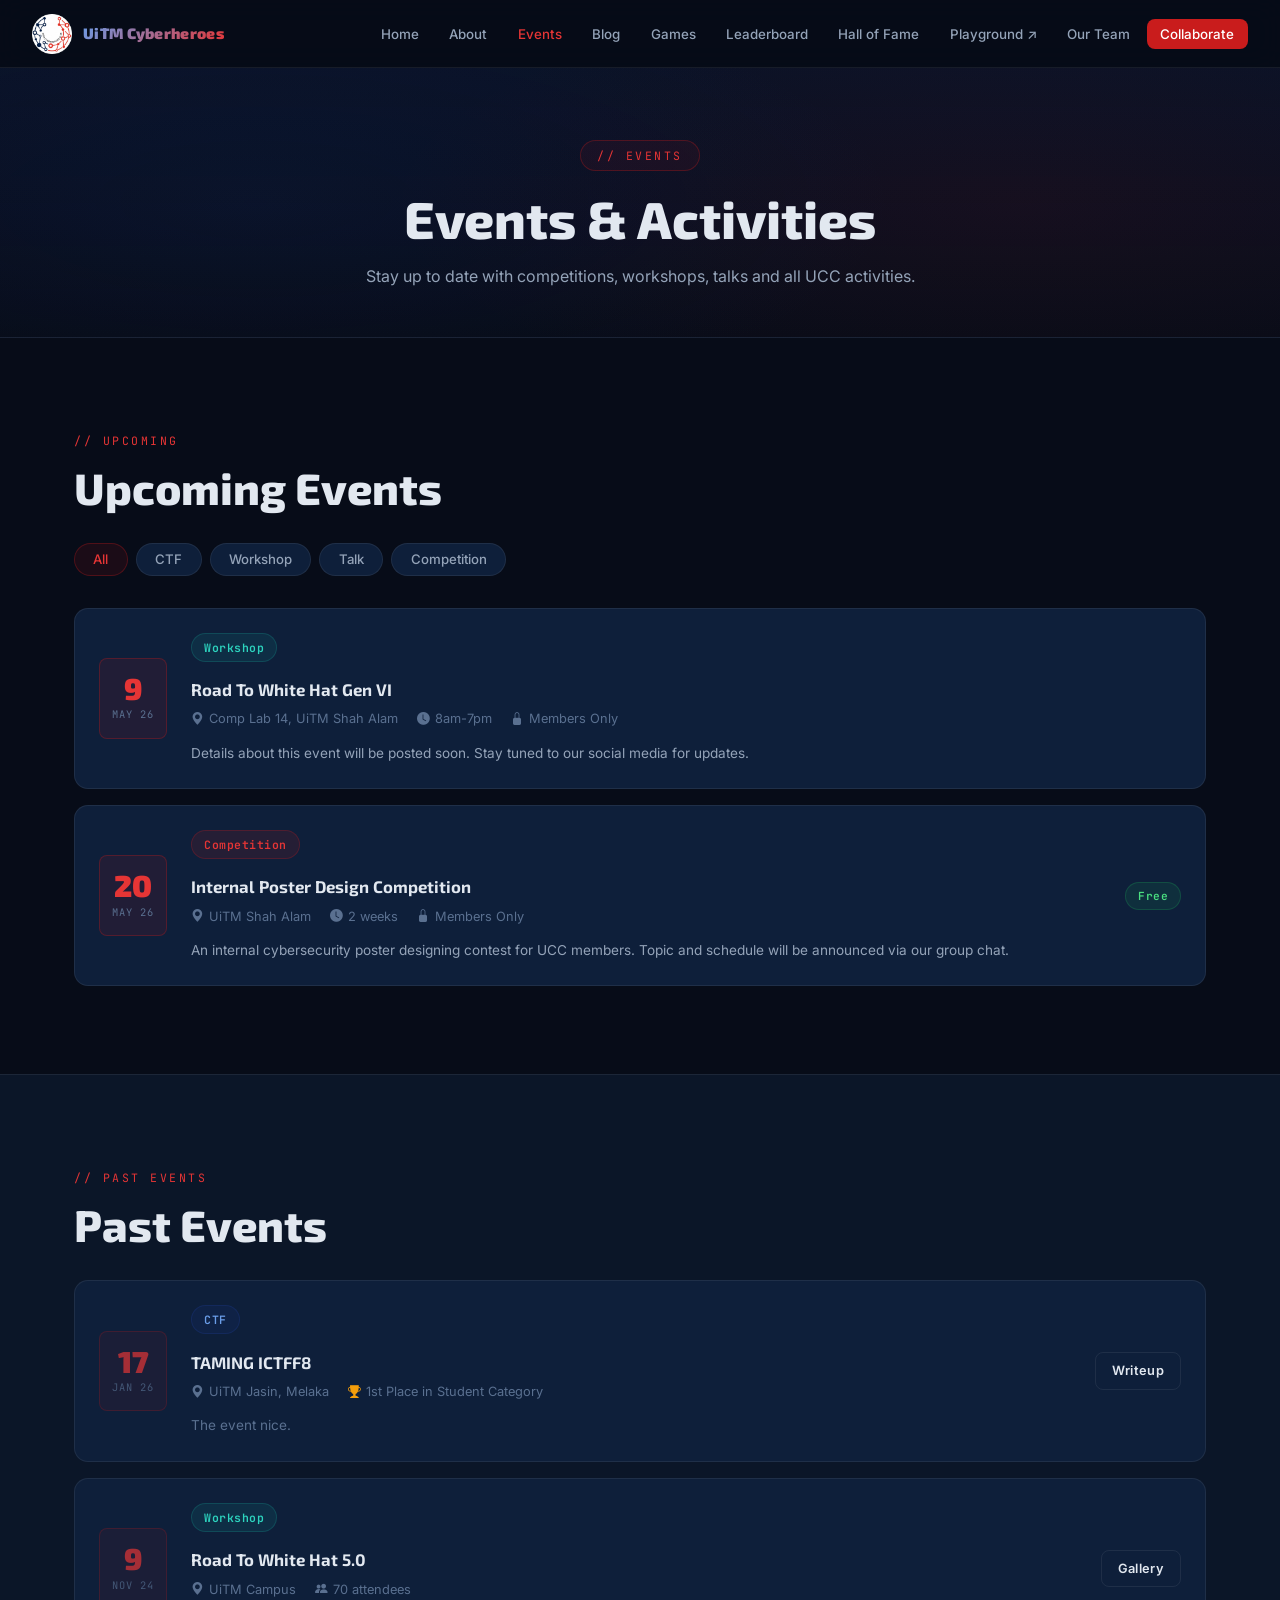
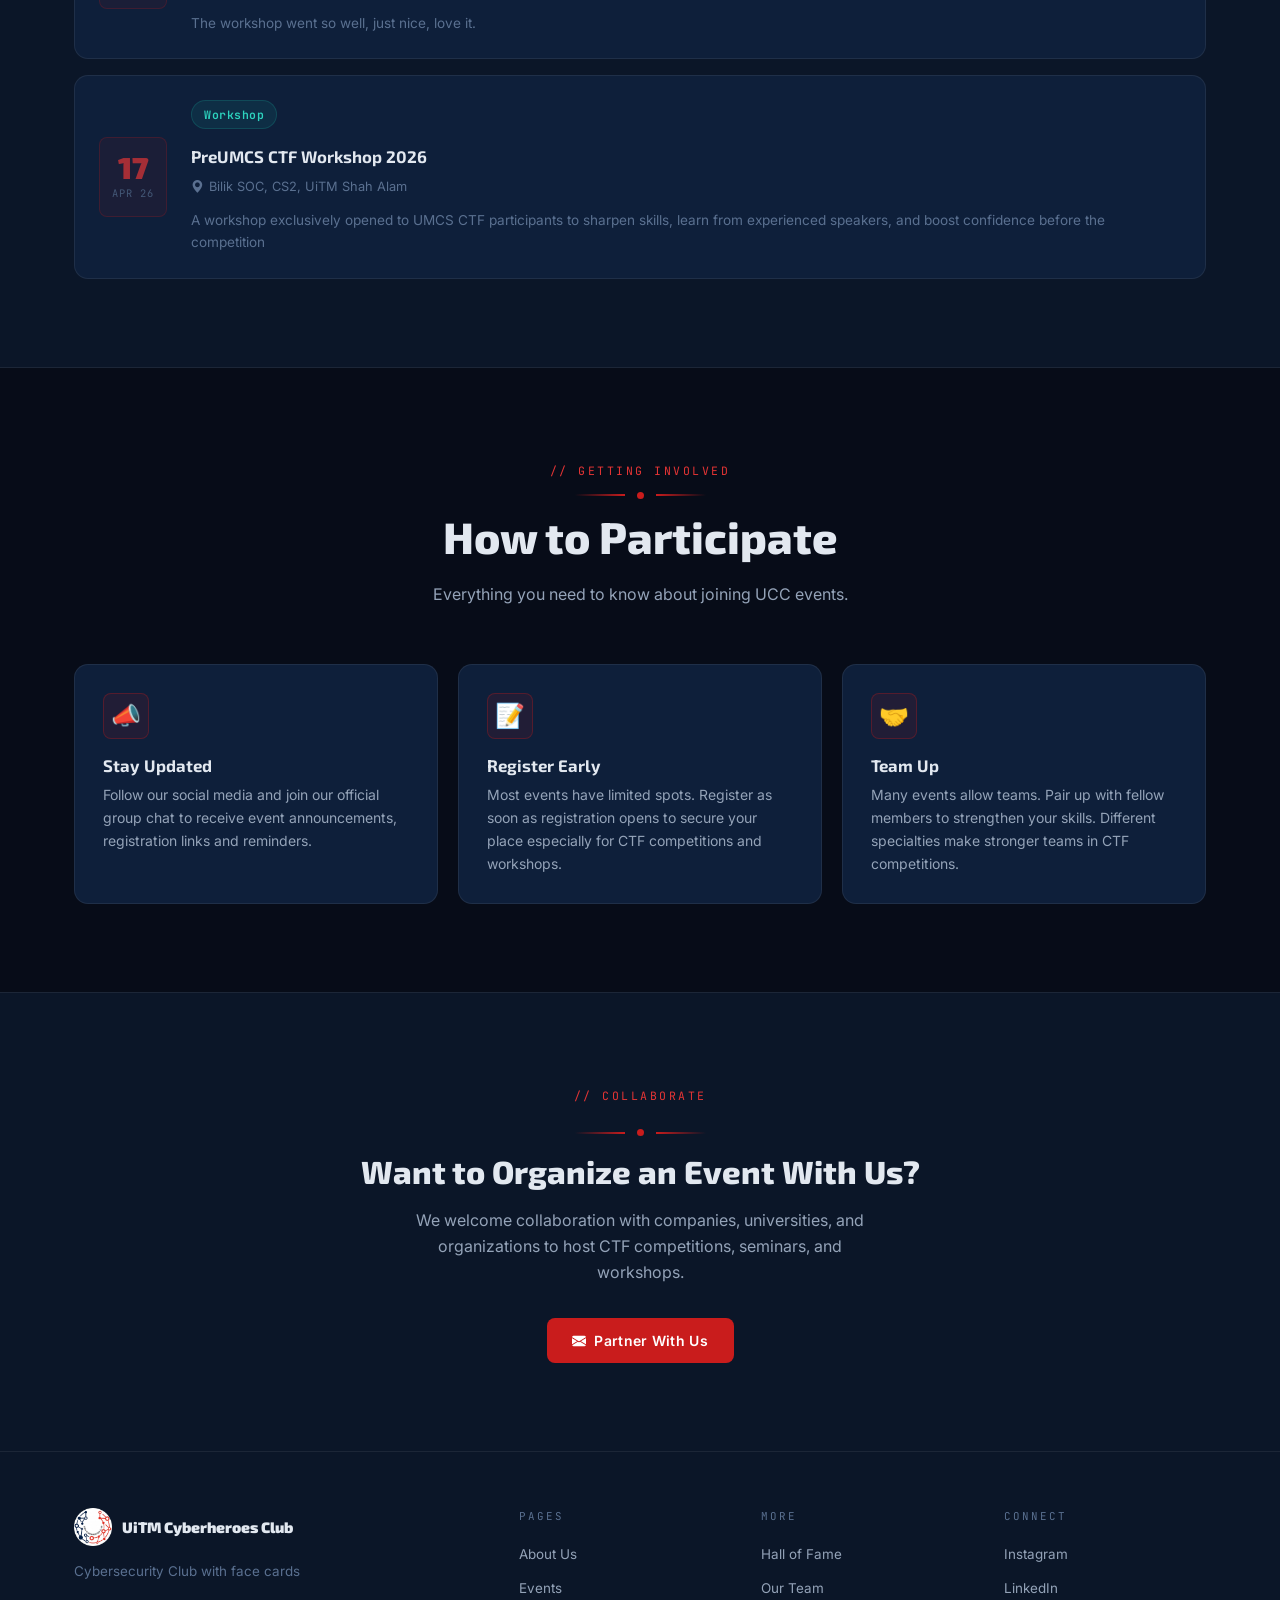
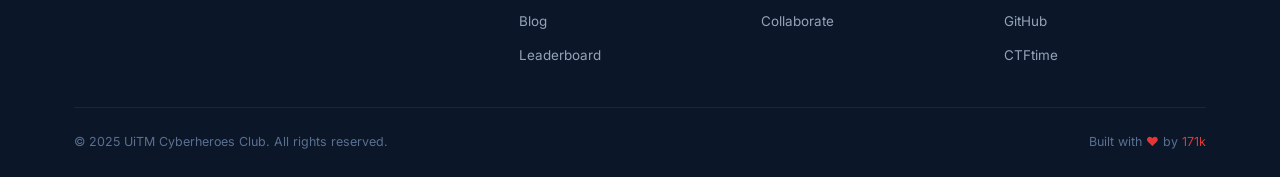
<file: events.html>
<!DOCTYPE html>
<html lang="en">
<head>
  <meta charset="UTF-8" />
  <meta name="viewport" content="width=device-width, initial-scale=1.0" />
  <title>Events | UiTM Cyberheroes Club</title>
  <meta name="description" content="Upcoming and past events from UiTM Cyberheroes Club — CTF competitions, workshops, seminars, and more." />
  <link rel="icon" href="assets/logo.png" />
  <link rel="stylesheet" href="css/style.css" />
  <link rel="stylesheet" href="https://cdn.jsdelivr.net/npm/bootstrap-icons@1.11.3/font/bootstrap-icons.min.css" />

  <!-- SEO & Open Graph -->
  <meta name="robots" content="index, follow" />
  <link rel="canonical" href="https://uitmcyberheroes.com/events.html" />
  <meta property="og:type" content="website" />
  <meta property="og:title" content="Events | UiTM Cyberheroes Club" />
  <meta property="og:description" content="Upcoming and past events from UiTM Cyberheroes Club — CTF competitions, workshops, seminars, and more." />
  <meta property="og:url" content="https://uitmcyberheroes.com/events.html" />
  <meta property="og:image" content="https://uitmcyberheroes.com/assets/logo.png" />
  <meta property="og:site_name" content="UiTM Cyberheroes Club" />
  <meta name="twitter:card" content="summary" />
  <meta name="twitter:title" content="Events | UiTM Cyberheroes Club" />
  <meta name="twitter:description" content="Upcoming and past events from UiTM Cyberheroes Club — CTF competitions, workshops, seminars, and more." />
  <meta name="twitter:image" content="https://uitmcyberheroes.com/assets/logo.png" />
</head>
<body>

<nav class="navbar">
  <a href="index.html" class="nav-brand">
    <img src="assets/logo.png" alt="UCC Logo" />
    <span class="nav-brand-text">UiTM Cyberheroes</span>
  </a>
  <ul class="nav-links">
    <li><a href="index.html">Home</a></li>
    <li><a href="about.html">About</a></li>
    <li><a href="events.html" class="active">Events</a></li>
    <li><a href="blog.html">Blog</a></li>
    <li><a href="games.html">Games</a></li>
    <li><a href="leaderboard.html">Leaderboard</a></li>
    <li><a href="hall-of-fame.html">Hall of Fame</a></li>
      <li><a href="https://awan.uitm.edu.my/ctf/" target="_blank" rel="noopener">Playground ↗</a></li>
    <li><a href="org-chart.html">Our Team</a></li>
    <li><a href="media.html" class="nav-cta">Collaborate</a></li>
  </ul>
  <button class="hamburger" aria-label="Menu"><span></span><span></span><span></span></button>
</nav>
<div class="mobile-nav">
  <a href="index.html">Home</a><a href="about.html">About</a><a href="events.html">Events</a>
  <a href="blog.html">Blog</a>
  <a href="games.html">Games</a><a href="leaderboard.html">Leaderboard</a>
  <a href="hall-of-fame.html">Hall of Fame</a>
  <a href="https://awan.uitm.edu.my/ctf/" target="_blank" rel="noopener">Playground ↗</a><a href="org-chart.html">Our Team</a>
  <a href="media.html">Collaborate</a>
</div>

<div class="page-wrapper">

  <div class="page-header">
    <div class="container">
      <div class="page-tag">// events</div>
      <h1>Events & Activities</h1>
      <p>Stay up to date with competitions, workshops, talks and all UCC activities.</p>
    </div>
  </div>

  <!-- UPCOMING EVENTS -->
  <section>
    <div class="container">
      <div class="section-header" style="text-align:left; margin-bottom:1.75rem;">
        <span class="section-tag">// upcoming</span>
        <h2 class="section-title" style="text-align:left; margin-bottom:0;">Upcoming Events</h2>
      </div>

      <div class="filter-bar">
        <button class="filter-btn active" data-group="events" data-filter="all">All</button>
        <button class="filter-btn" data-group="events" data-filter="ctf">CTF</button>
        <button class="filter-btn" data-group="events" data-filter="workshop">Workshop</button>
        <button class="filter-btn" data-group="events" data-filter="talk">Talk</button>
        <button class="filter-btn" data-group="events" data-filter="competition">Competition</button>
      </div>

      <!-- Populated from data/events.json -->
      <div style="display:flex; flex-direction:column; gap:1rem;" id="upcoming-list"></div>
    </div>
  </section>

  <!-- PAST EVENTS -->
  <section style="background:var(--bg-secondary); border-top:1px solid var(--border); border-bottom:1px solid var(--border);">
    <div class="container">
      <div class="section-header" style="text-align:left; margin-bottom:1.75rem;">
        <span class="section-tag">// past events</span>
        <h2 class="section-title" style="text-align:left; margin-bottom:0;">Past Events</h2>
      </div>

      <!-- Populated from data/events.json -->
      <div style="display:flex; flex-direction:column; gap:1rem;" id="past-list"></div>
    </div>
  </section>

  <!-- HOW TO PARTICIPATE -->
  <section>
    <div class="container">
      <div class="section-header">
        <span class="section-tag">// getting involved</span>
        <div class="divider"><div class="divider-dot"></div></div>
        <h2 class="section-title">How to Participate</h2>
        <p class="section-desc">Everything you need to know about joining UCC events.</p>
      </div>
      <div class="grid-3">
        <div class="card">
          <div class="card-icon"><span style="font-size:1.5rem;">📣</span></div>
          <h3 class="card-title">Stay Updated</h3>
          <p class="card-desc">Follow our social media and join our official group chat to receive event announcements, registration links and reminders.</p>
        </div>
        <div class="card">
          <div class="card-icon"><span style="font-size:1.5rem;">📝</span></div>
          <h3 class="card-title">Register Early</h3>
          <p class="card-desc">Most events have limited spots. Register as soon as registration opens to secure your place especially for CTF competitions and workshops.</p>
        </div>
        <div class="card">
          <div class="card-icon"><span style="font-size:1.5rem;">🤝</span></div>
          <h3 class="card-title">Team Up</h3>
          <p class="card-desc">Many events allow teams. Pair up with fellow members to strengthen your skills. Different specialties make stronger teams in CTF competitions.</p>
        </div>
      </div>
    </div>
  </section>

  <!-- ORGANIZE AN EVENT CTA -->
  <section style="background:var(--bg-secondary); border-top:1px solid var(--border);">
    <div class="container" style="text-align:center;">
      <span class="section-tag">// collaborate</span>
      <div class="divider" style="margin:.75rem auto 1rem;"><div class="divider-dot"></div></div>
      <h2 style="font-size:clamp(1.5rem,3vw,2rem); margin-bottom:1rem;">Want to Organize an Event With Us?</h2>
      <p style="color:var(--text-secondary); max-width:480px; margin:0 auto 2rem;">
        We welcome collaboration with companies, universities, and organizations to host CTF competitions, seminars, and workshops.
      </p>
      <a href="media.html" class="btn btn-primary"><i class="bi bi-envelope-fill"></i> Partner With Us</a>
    </div>
  </section>

</div>

<footer>
  <div class="container">
    <div class="footer-grid">
      <div><div class="footer-brand"><img src="assets/logo.png" alt="UCC" /><span class="footer-brand-name">UiTM Cyberheroes Club</span></div><p class="footer-desc">Cybersecurity Club with face cards</p></div>
      <div><div class="footer-h">Pages</div><ul class="footer-nav"><li><a href="about.html">About Us</a></li><li><a href="events.html">Events</a></li><li><a href="blog.html">Blog</a></li><li><a href="leaderboard.html">Leaderboard</a></li></ul></div>
      <div><div class="footer-h">More</div><ul class="footer-nav"><li><a href="hall-of-fame.html">Hall of Fame</a></li><li><a href="org-chart.html">Our Team</a></li><li><a href="media.html">Collaborate</a></li></ul></div>
      <div><div class="footer-h">Connect</div><ul class="footer-nav"><li><a href="https://www.instagram.com/cyberheroesofficial?igsh=MXd0aGQ4bGE3NW42dQ==" target="_blank" rel="noopener">Instagram</a></li><li><a href="https://www.linkedin.com/in/uitm-cyberheroes-club-ucc-b5a6482bb/" target="_blank" rel="noopener">LinkedIn</a></li><li><a href="https://github.com/officialcyberheroes" target="_blank" rel="noopener">GitHub</a></li><li><a href="https://ctftime.org/team/283021" target="_blank" rel="noopener">CTFtime</a></li></ul></div>
    </div>
    <div class="footer-bottom">
      <p>&copy; 2025 UiTM Cyberheroes Club. All rights reserved.</p>
      <p>Built with <span class="text-red">♥</span> by <a href="org-chart.html">171k</a></p>
    </div>
  </div>
</footer>

<script src="js/main.js"></script>
</body>
</html>
</file>
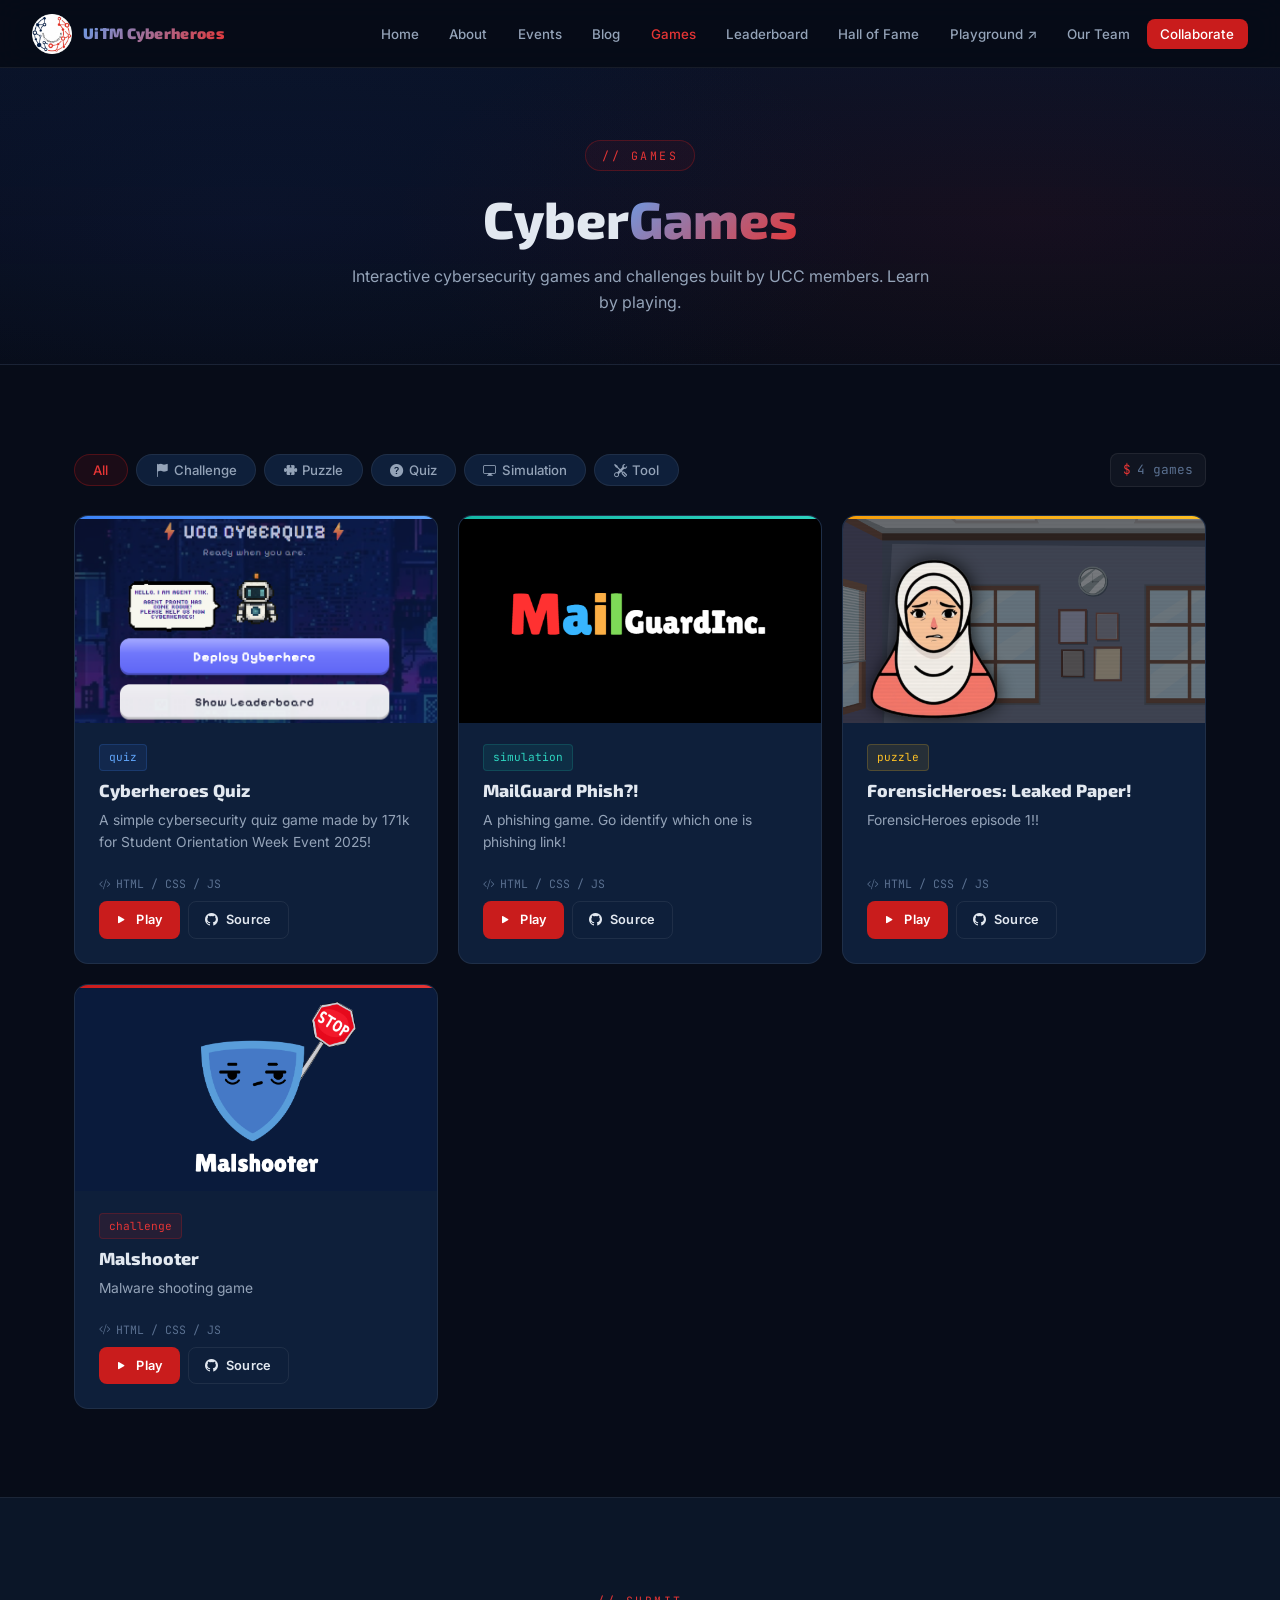
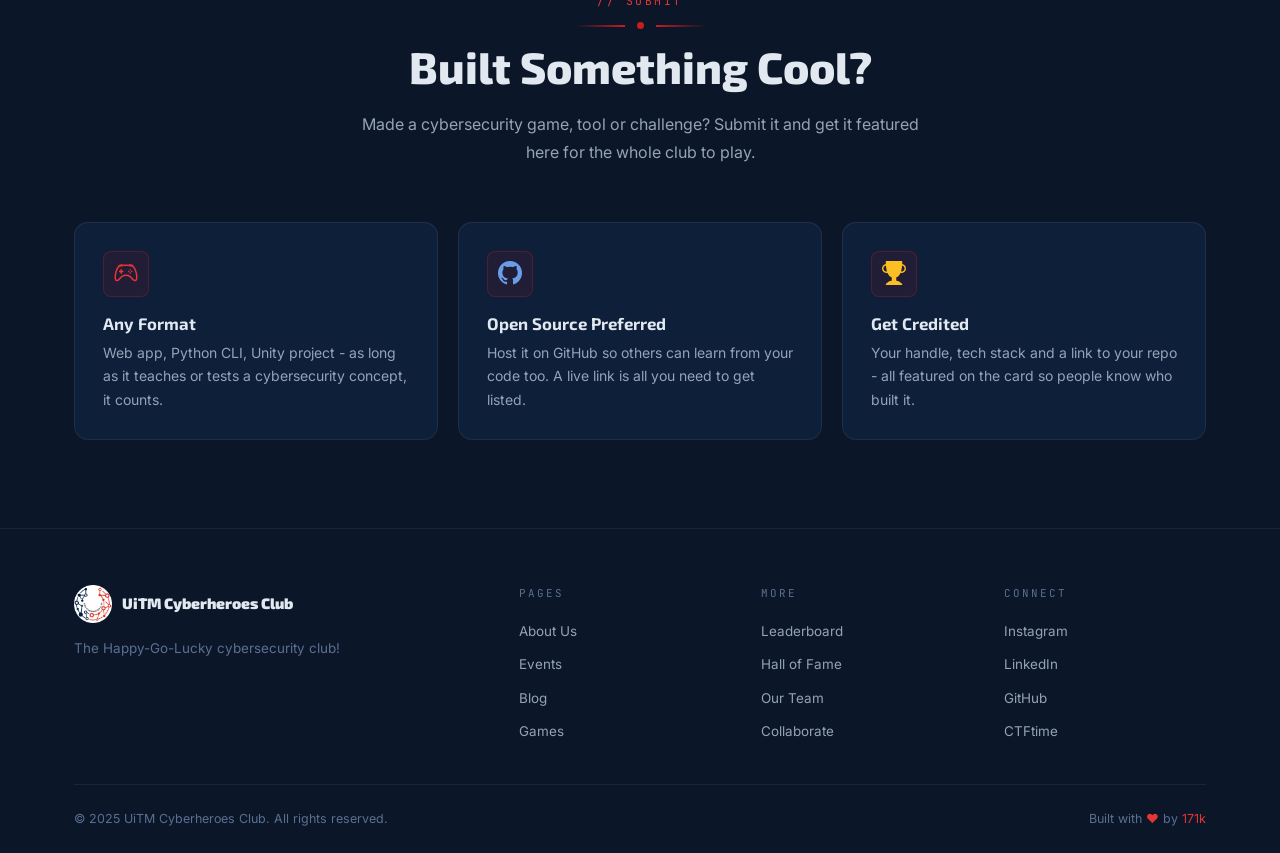
<file: games.html>
<!DOCTYPE html>
<html lang="en">
<head>
  <meta charset="UTF-8" />
  <meta name="viewport" content="width=device-width, initial-scale=1.0" />
  <title>Games | UiTM Cyberheroes Club</title>
  <meta name="description" content="Interactive cybersecurity games and challenges built by UiTM Cyberheroes Club members. Learn security concepts by playing." />
  <link rel="icon" href="assets/logo.png" />
  <link rel="stylesheet" href="css/style.css" />
  <link rel="stylesheet" href="https://cdn.jsdelivr.net/npm/bootstrap-icons@1.11.3/font/bootstrap-icons.min.css" />

  <!-- SEO & Open Graph -->
  <meta name="robots" content="index, follow" />
  <link rel="canonical" href="https://uitmcyberheroes.com/games.html" />
  <meta property="og:type" content="website" />
  <meta property="og:title" content="Games | UiTM Cyberheroes Club" />
  <meta property="og:description" content="Interactive cybersecurity games and challenges built by UiTM Cyberheroes Club members. Learn security concepts by playing." />
  <meta property="og:url" content="https://uitmcyberheroes.com/games.html" />
  <meta property="og:image" content="https://uitmcyberheroes.com/assets/logo.png" />
  <meta property="og:site_name" content="UiTM Cyberheroes Club" />
  <meta name="twitter:card" content="summary" />
  <meta name="twitter:title" content="Games | UiTM Cyberheroes Club" />
  <meta name="twitter:description" content="Interactive cybersecurity games and challenges built by UiTM Cyberheroes Club members. Learn security concepts by playing." />
  <meta name="twitter:image" content="https://uitmcyberheroes.com/assets/logo.png" />
</head>
<body>

<nav class="navbar">
  <a href="index.html" class="nav-brand">
    <img src="assets/logo.png" alt="UCC Logo" />
    <span class="nav-brand-text">UiTM Cyberheroes</span>
  </a>
  <ul class="nav-links">
    <li><a href="index.html">Home</a></li>
    <li><a href="about.html">About</a></li>
    <li><a href="events.html">Events</a></li>
    <li><a href="blog.html">Blog</a></li>
    <li><a href="games.html" class="active">Games</a></li>
    <li><a href="leaderboard.html">Leaderboard</a></li>
    <li><a href="hall-of-fame.html">Hall of Fame</a></li>
    <li><a href="https://awan.uitm.edu.my/ctf/" target="_blank" rel="noopener">Playground ↗</a></li>
    <li><a href="org-chart.html">Our Team</a></li>
    <li><a href="media.html" class="nav-cta">Collaborate</a></li>
  </ul>
  <button class="hamburger" aria-label="Menu"><span></span><span></span><span></span></button>
</nav>
<div class="mobile-nav">
  <a href="index.html">Home</a>
  <a href="about.html">About</a>
  <a href="events.html">Events</a>
  <a href="blog.html">Blog</a>
  <a href="games.html">Games</a>
  <a href="leaderboard.html">Leaderboard</a>
  <a href="hall-of-fame.html">Hall of Fame</a>
  <a href="https://awan.uitm.edu.my/ctf/" target="_blank" rel="noopener">Playground ↗</a>
  <a href="org-chart.html">Our Team</a>
  <a href="media.html">Collaborate</a>
</div>

<div class="page-wrapper">

  <!-- PAGE HEADER -->
  <div class="page-header">
    <div class="container">
      <div class="page-tag">// games</div>
      <h1>Cyber<span class="grad-text">Games</span></h1>
      <p>Interactive cybersecurity games and challenges built by UCC members. Learn by playing.</p>
    </div>
  </div>

  <!-- GAMES GRID -->
  <section>
    <div class="container">

      <!-- Controls -->
      <div style="display:flex;align-items:center;justify-content:space-between;flex-wrap:wrap;gap:1rem;margin-bottom:1.75rem;">
        <div class="filter-bar" style="margin-bottom:0;">
          <button class="filter-btn active" data-group="games" data-filter="all">All</button>
          <button class="filter-btn" data-group="games" data-filter="challenge">
            <i class="bi bi-flag-fill" style="margin-right:.35rem;"></i>Challenge
          </button>
          <button class="filter-btn" data-group="games" data-filter="puzzle">
            <i class="bi bi-puzzle-fill" style="margin-right:.35rem;"></i>Puzzle
          </button>
          <button class="filter-btn" data-group="games" data-filter="quiz">
            <i class="bi bi-question-circle-fill" style="margin-right:.35rem;"></i>Quiz
          </button>
          <button class="filter-btn" data-group="games" data-filter="simulation">
            <i class="bi bi-display" style="margin-right:.35rem;"></i>Simulation
          </button>
          <button class="filter-btn" data-group="games" data-filter="tool">
            <i class="bi bi-tools" style="margin-right:.35rem;"></i>Tool
          </button>
        </div>
        <span class="terminal-tag" id="games-count">0 games</span>
      </div>

      <!-- Populated from data/games.json -->
      <div class="grid-3" id="games-grid"></div>

    </div>
  </section>

  <!-- SUBMIT A GAME -->
  <section style="background:var(--bg-secondary);border-top:1px solid var(--border);">
    <div class="container">
      <div class="section-header">
        <span class="section-tag">// submit</span>
        <div class="divider"><div class="divider-dot"></div></div>
        <h2 class="section-title">Built Something Cool?</h2>
        <p class="section-desc">Made a cybersecurity game, tool or challenge? Submit it and get it featured here for the whole club to play.</p>
      </div>
      <div class="grid-3">
        <div class="card">
          <div class="card-icon"><i class="bi bi-controller" style="font-size:1.5rem;color:var(--red-bright);"></i></div>
          <h3 class="card-title">Any Format</h3>
          <p class="card-desc">Web app, Python CLI, Unity project - as long as it teaches or tests a cybersecurity concept, it counts.</p>
        </div>
        <div class="card">
          <div class="card-icon"><i class="bi bi-github" style="font-size:1.5rem;color:#6a9de8;"></i></div>
          <h3 class="card-title">Open Source Preferred</h3>
          <p class="card-desc">Host it on GitHub so others can learn from your code too. A live link is all you need to get listed.</p>
        </div>
        <div class="card">
          <div class="card-icon"><i class="bi bi-trophy-fill" style="font-size:1.5rem;color:#fbbf24;"></i></div>
          <h3 class="card-title">Get Credited</h3>
          <p class="card-desc">Your handle, tech stack and a link to your repo - all featured on the card so people know who built it.</p>
        </div>
      </div>
    </div>
  </section>

</div>

<footer>
  <div class="container">
    <div class="footer-grid">
      <div>
        <div class="footer-brand"><img src="assets/logo.png" alt="UCC" /><span class="footer-brand-name">UiTM Cyberheroes Club</span></div>
        <p class="footer-desc">The Happy-Go-Lucky cybersecurity club!</p>
      </div>
      <div><div class="footer-h">Pages</div><ul class="footer-nav"><li><a href="about.html">About Us</a></li><li><a href="events.html">Events</a></li><li><a href="blog.html">Blog</a></li><li><a href="games.html">Games</a></li></ul></div>
      <div><div class="footer-h">More</div><ul class="footer-nav"><li><a href="leaderboard.html">Leaderboard</a></li><li><a href="hall-of-fame.html">Hall of Fame</a></li><li><a href="org-chart.html">Our Team</a></li><li><a href="media.html">Collaborate</a></li></ul></div>
      <div><div class="footer-h">Connect</div><ul class="footer-nav"><li><a href="https://www.instagram.com/cyberheroesofficial?igsh=MXd0aGQ4bGE3NW42dQ==" target="_blank" rel="noopener">Instagram</a></li><li><a href="https://www.linkedin.com/in/uitm-cyberheroes-club-ucc-b5a6482bb/" target="_blank" rel="noopener">LinkedIn</a></li><li><a href="https://github.com/officialcyberheroes" target="_blank" rel="noopener">GitHub</a></li><li><a href="https://ctftime.org/team/283021" target="_blank" rel="noopener">CTFtime</a></li></ul></div>
    </div>
    <div class="footer-bottom">
      <p>&copy; 2025 UiTM Cyberheroes Club. All rights reserved.</p>
      <p>Built with <span class="text-red">♥</span> by <a href="org-chart.html">171k</a></p>
    </div>
  </div>
</footer>

<script src="js/main.js"></script>
</body>
</html>
</file>
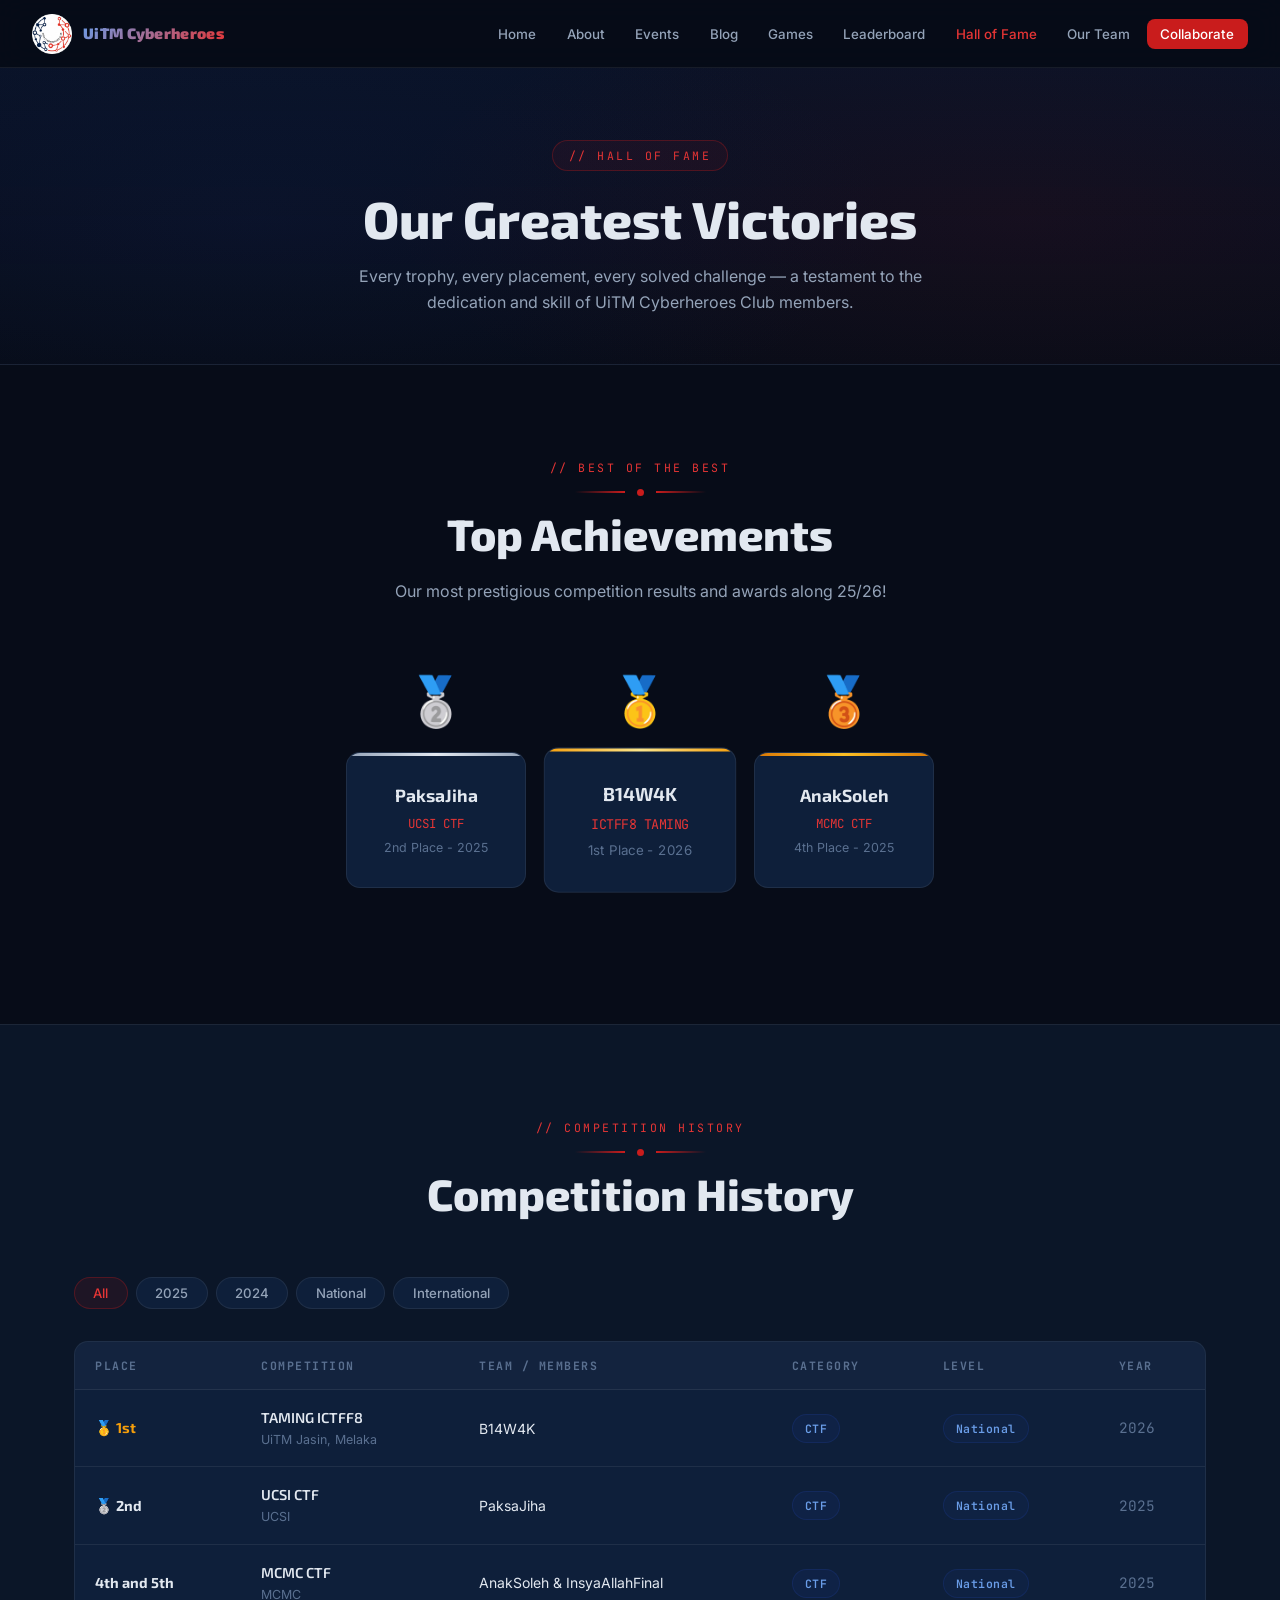
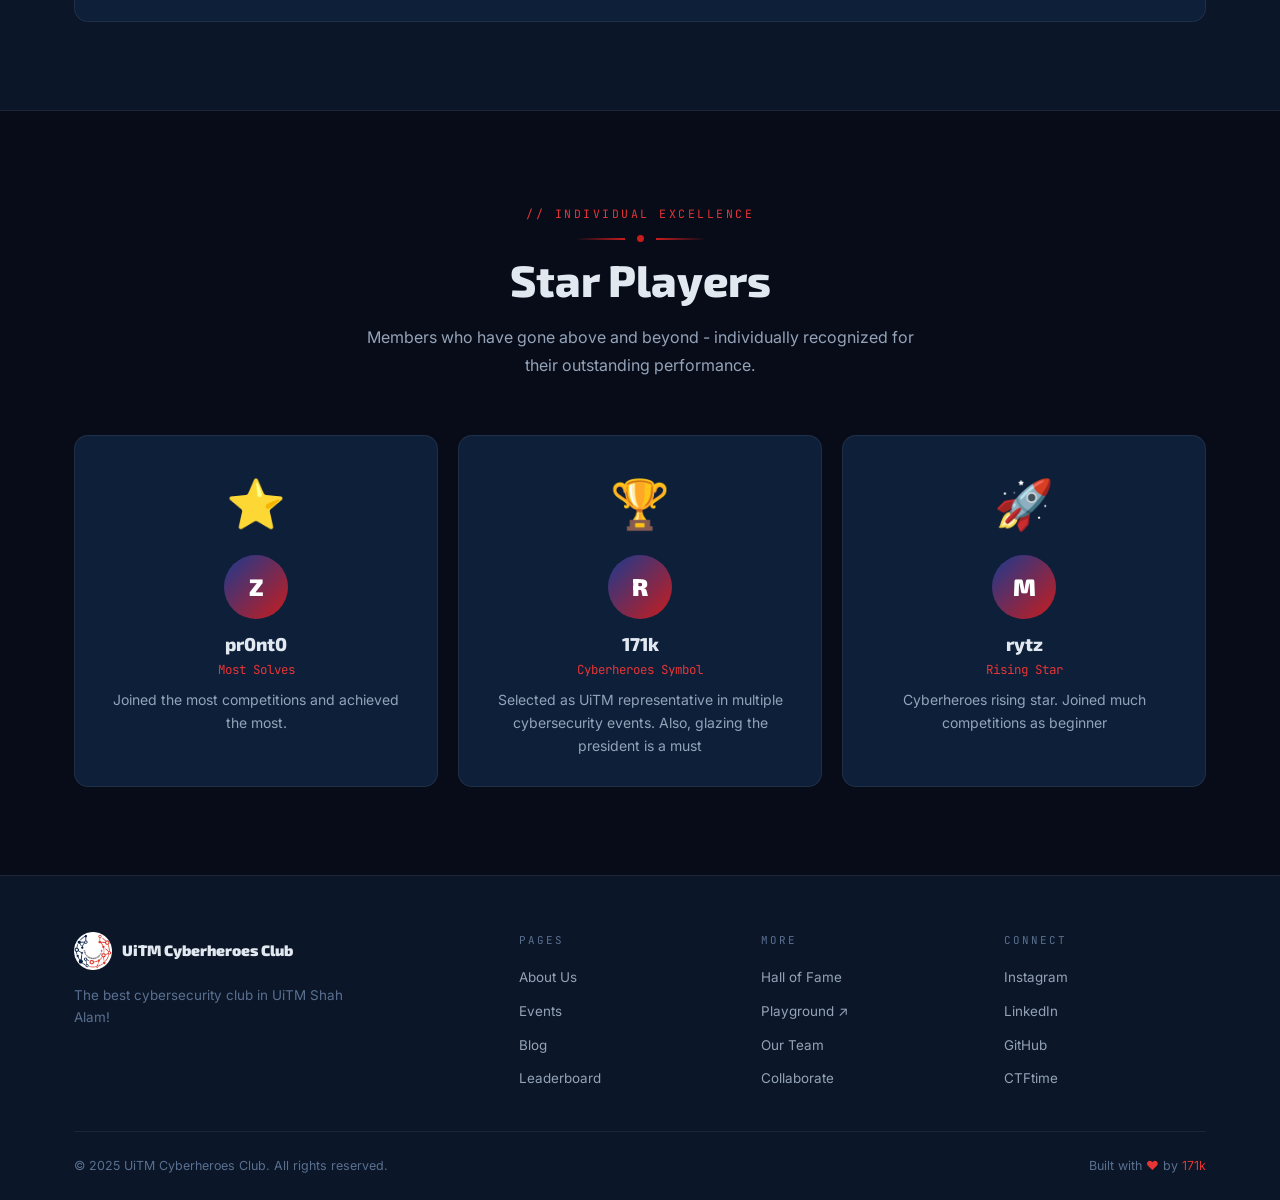
<file: hall-of-fame.html>
<!DOCTYPE html>
<html lang="en">
<head>
  <meta charset="UTF-8" />
  <meta name="viewport" content="width=device-width, initial-scale=1.0" />
  <title>Hall of Fame | UiTM Cyberheroes Club</title>
  <meta name="description" content="UiTM Cyberheroes Club hall of fame — our proudest CTF placements, competition victories, and star player achievements." />
  <link rel="icon" href="assets/logo.png" />
  <link rel="stylesheet" href="css/style.css" />
  <link rel="stylesheet" href="https://cdn.jsdelivr.net/npm/bootstrap-icons@1.11.3/font/bootstrap-icons.min.css" />

  <!-- SEO & Open Graph -->
  <meta name="robots" content="index, follow" />
  <link rel="canonical" href="https://uitmcyberheroes.com/hall-of-fame.html" />
  <meta property="og:type" content="website" />
  <meta property="og:title" content="Hall of Fame | UiTM Cyberheroes Club" />
  <meta property="og:description" content="UiTM Cyberheroes Club hall of fame — our proudest CTF placements, competition victories, and star player achievements." />
  <meta property="og:url" content="https://uitmcyberheroes.com/hall-of-fame.html" />
  <meta property="og:image" content="https://uitmcyberheroes.com/assets/logo.png" />
  <meta property="og:site_name" content="UiTM Cyberheroes Club" />
  <meta name="twitter:card" content="summary" />
  <meta name="twitter:title" content="Hall of Fame | UiTM Cyberheroes Club" />
  <meta name="twitter:description" content="UiTM Cyberheroes Club hall of fame — our proudest CTF placements, competition victories, and star player achievements." />
  <meta name="twitter:image" content="https://uitmcyberheroes.com/assets/logo.png" />
</head>
<body>

<nav class="navbar">
  <a href="index.html" class="nav-brand">
    <img src="assets/logo.png" alt="UCC Logo" />
    <span class="nav-brand-text">UiTM Cyberheroes</span>
  </a>
  <ul class="nav-links">
    <li><a href="index.html">Home</a></li>
    <li><a href="about.html">About</a></li>
    <li><a href="events.html">Events</a></li>
    <li><a href="blog.html">Blog</a></li>
    <li><a href="games.html">Games</a></li>
    <li><a href="leaderboard.html">Leaderboard</a></li>
    <li><a href="hall-of-fame.html" class="active">Hall of Fame</a></li>
    <li><a href="org-chart.html">Our Team</a></li>
    <li><a href="media.html" class="nav-cta">Collaborate</a></li>
  </ul>
  <button class="hamburger" aria-label="Menu"><span></span><span></span><span></span></button>
</nav>
<div class="mobile-nav">
  <a href="index.html">Home</a><a href="about.html">About</a><a href="events.html">Events</a>
  <a href="blog.html">Blog</a>
  <a href="games.html">Games</a><a href="leaderboard.html">Leaderboard</a>
  <a href="hall-of-fame.html">Hall of Fame</a>
  <a href="https://awan.uitm.edu.my/ctf/" target="_blank" rel="noopener">Playground ↗</a><a href="org-chart.html">Our Team</a>
  <a href="media.html">Collaborate</a>
</div>

<div class="page-wrapper">

  <div class="page-header">
    <div class="container">
      <div class="page-tag">// hall of fame</div>
      <h1>Our Greatest Victories</h1>
      <p>Every trophy, every placement, every solved challenge — a testament to the dedication and skill of UiTM Cyberheroes Club members.</p>
    </div>
  </div>

  <!-- TOP ACHIEVEMENTS PODIUM -->
  <section>
    <div class="container">
      <div class="section-header">
        <span class="section-tag">// best of the best</span>
        <div class="divider"><div class="divider-dot"></div></div>
        <h2 class="section-title">Top Achievements</h2>
        <p class="section-desc">Our most prestigious competition results and awards along 25/26!</p>
      </div>

      <!-- Populated from data/achievements.json -->
      <div class="hof-podium" id="hof-podium"></div>
    </div>
  </section>

  <!-- ACHIEVEMENTS TABLE -->
  <section style="background:var(--bg-secondary); border-top:1px solid var(--border); border-bottom:1px solid var(--border);">
    <div class="container">
      <div class="section-header">
        <span class="section-tag">// competition history</span>
        <div class="divider"><div class="divider-dot"></div></div>
        <h2 class="section-title">Competition History</h2>
      </div>

      <!-- Filter -->
      <div class="filter-bar">
        <button class="filter-btn active" data-group="hof" data-filter="all">All</button>
        <button class="filter-btn" data-group="hof" data-filter="2025">2025</button>
        <button class="filter-btn" data-group="hof" data-filter="2024">2024</button>
        <button class="filter-btn" data-group="hof" data-filter="national">National</button>
        <button class="filter-btn" data-group="hof" data-filter="international">International</button>
      </div>

      <div class="hof-table-card">
        <table class="hof-table">
          <thead>
            <tr>
              <th>Place</th>
              <th>Competition</th>
              <th>Team / Members</th>
              <th>Category</th>
              <th>Level</th>
              <th>Year</th>
            </tr>
          </thead>
          <!-- Populated from data/achievements.json -->
          <tbody id="hof-tbody"></tbody>
        </table>
      </div>
    </div>
  </section>

  <!-- INDIVIDUAL AWARDS -->
  <section>
    <div class="container">
      <div class="section-header">
        <span class="section-tag">// individual excellence</span>
        <div class="divider"><div class="divider-dot"></div></div>
        <h2 class="section-title">Star Players</h2>
        <p class="section-desc">Members who have gone above and beyond - individually recognized for their outstanding performance.</p>
      </div>
      <!-- Populated from data/achievements.json -->
      <div class="grid-3" id="hof-stars"></div>
    </div>
  </section>

</div>

<footer>
  <div class="container">
    <div class="footer-grid">
      <div><div class="footer-brand"><img src="assets/logo.png" alt="UCC" /><span class="footer-brand-name">UiTM Cyberheroes Club</span></div><p class="footer-desc">The best cybersecurity club in UiTM Shah Alam!</p></div>
      <div><div class="footer-h">Pages</div><ul class="footer-nav"><li><a href="about.html">About Us</a></li><li><a href="events.html">Events</a></li><li><a href="blog.html">Blog</a></li><li><a href="leaderboard.html">Leaderboard</a></li></ul></div>
      <div><div class="footer-h">More</div><ul class="footer-nav"><li><a href="hall-of-fame.html">Hall of Fame</a></li>
      <li><a href="https://awan.uitm.edu.my/ctf/" target="_blank" rel="noopener">Playground ↗</a></li><li><a href="org-chart.html">Our Team</a></li><li><a href="media.html">Collaborate</a></li></ul></div>
      <div><div class="footer-h">Connect</div><ul class="footer-nav"><li><a href="https://www.instagram.com/cyberheroesofficial?igsh=MXd0aGQ4bGE3NW42dQ==" target="_blank" rel="noopener">Instagram</a></li><li><a href="https://www.linkedin.com/in/uitm-cyberheroes-club-ucc-b5a6482bb/" target="_blank" rel="noopener">LinkedIn</a></li><li><a href="https://github.com/officialcyberheroes" target="_blank" rel="noopener">GitHub</a></li><li><a href="https://ctftime.org/team/283021" target="_blank" rel="noopener">CTFtime</a></li></ul></div>
    </div>
    <div class="footer-bottom">
      <p>&copy; 2025 UiTM Cyberheroes Club. All rights reserved.</p>
      <p>Built with <span class="text-red">♥</span> by <a href="org-chart.html">171k</a></p>
    </div>
  </div>
</footer>

<script src="js/main.js"></script>
</body>
</html>
</file>
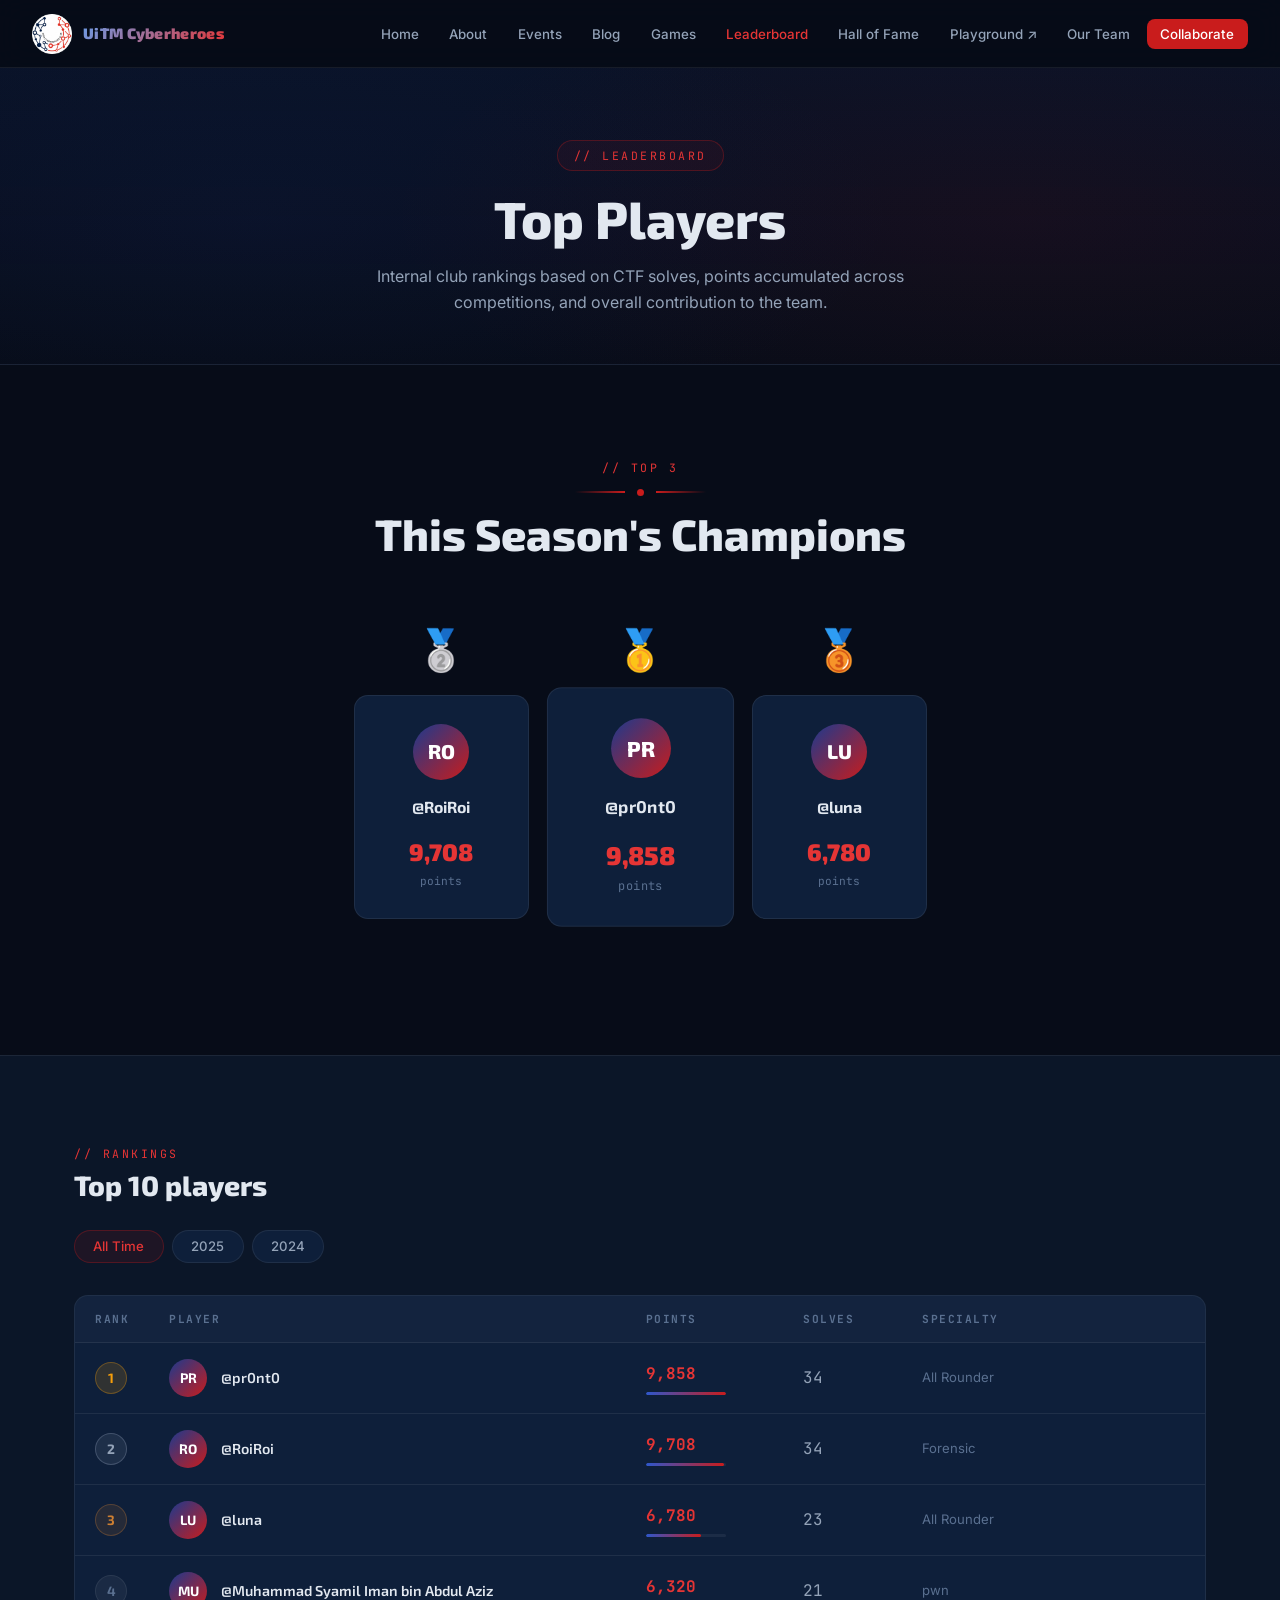
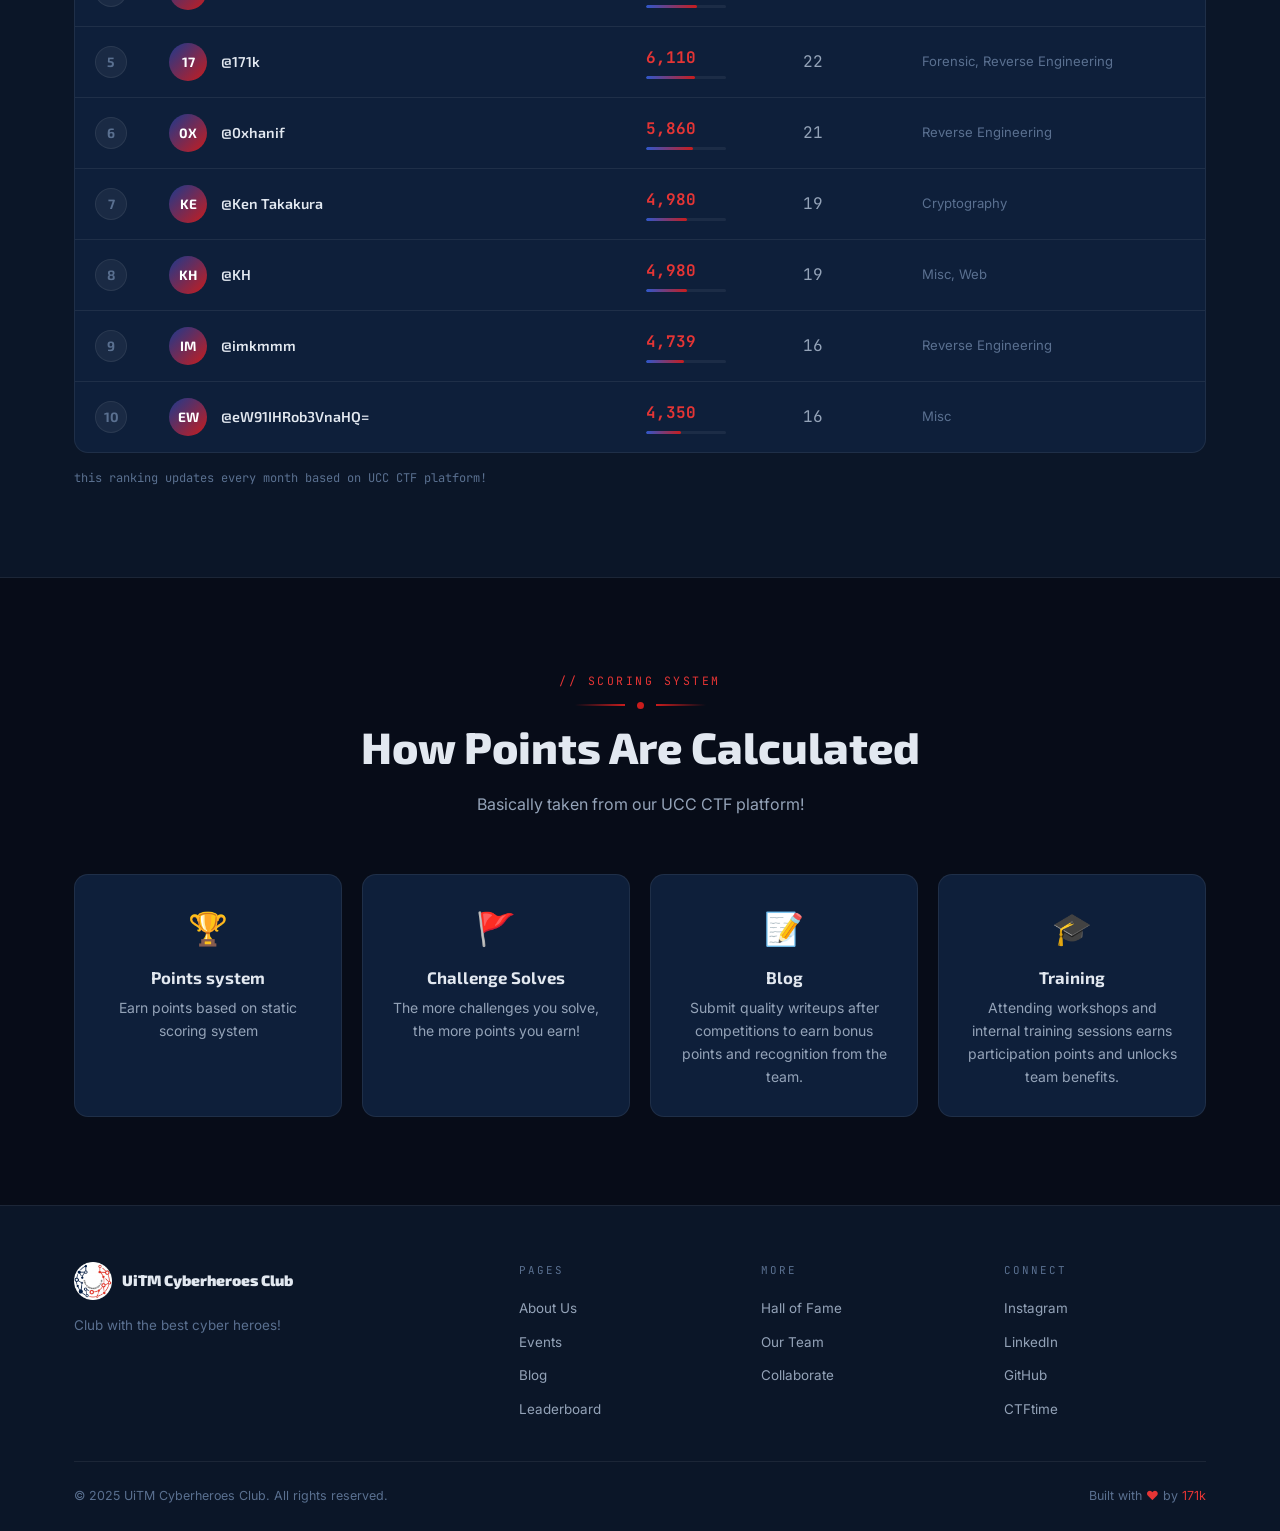
<file: leaderboard.html>
<!DOCTYPE html>
<html lang="en">
<head>
  <meta charset="UTF-8" />
  <meta name="viewport" content="width=device-width, initial-scale=1.0" />
  <title>Leaderboard | UiTM Cyberheroes Club</title>
  <meta name="description" content="Top CTF players from UiTM Cyberheroes Club — internal rankings based on solves and points from our UCC CTF platform." />
  <link rel="icon" href="assets/logo.png" />
  <link rel="stylesheet" href="css/style.css" />
  <link rel="stylesheet" href="https://cdn.jsdelivr.net/npm/bootstrap-icons@1.11.3/font/bootstrap-icons.min.css" />

  <!-- SEO & Open Graph -->
  <meta name="robots" content="index, follow" />
  <link rel="canonical" href="https://uitmcyberheroes.com/leaderboard.html" />
  <meta property="og:type" content="website" />
  <meta property="og:title" content="Leaderboard | UiTM Cyberheroes Club" />
  <meta property="og:description" content="Top CTF players from UiTM Cyberheroes Club — internal rankings based on solves and points from our UCC CTF platform." />
  <meta property="og:url" content="https://uitmcyberheroes.com/leaderboard.html" />
  <meta property="og:image" content="https://uitmcyberheroes.com/assets/logo.png" />
  <meta property="og:site_name" content="UiTM Cyberheroes Club" />
  <meta name="twitter:card" content="summary" />
  <meta name="twitter:title" content="Leaderboard | UiTM Cyberheroes Club" />
  <meta name="twitter:description" content="Top CTF players from UiTM Cyberheroes Club — internal rankings based on solves and points from our UCC CTF platform." />
  <meta name="twitter:image" content="https://uitmcyberheroes.com/assets/logo.png" />
</head>
<body>

<nav class="navbar">
  <a href="index.html" class="nav-brand">
    <img src="assets/logo.png" alt="UCC Logo" />
    <span class="nav-brand-text">UiTM Cyberheroes</span>
  </a>
  <ul class="nav-links">
    <li><a href="index.html">Home</a></li>
    <li><a href="about.html">About</a></li>
    <li><a href="events.html">Events</a></li>
    <li><a href="blog.html">Blog</a></li>
    <li><a href="games.html">Games</a></li>
    <li><a href="leaderboard.html" class="active">Leaderboard</a></li>
    <li><a href="hall-of-fame.html">Hall of Fame</a></li>
      <li><a href="https://awan.uitm.edu.my/ctf/" target="_blank" rel="noopener">Playground ↗</a></li>
    <li><a href="org-chart.html">Our Team</a></li>
    <li><a href="media.html" class="nav-cta">Collaborate</a></li>
  </ul>
  <button class="hamburger" aria-label="Menu"><span></span><span></span><span></span></button>
</nav>
<div class="mobile-nav">
  <a href="index.html">Home</a><a href="about.html">About</a><a href="events.html">Events</a>
  <a href="blog.html">Blog</a>
  <a href="games.html">Games</a><a href="leaderboard.html">Leaderboard</a>
  <a href="hall-of-fame.html">Hall of Fame</a>
  <a href="https://awan.uitm.edu.my/ctf/" target="_blank" rel="noopener">Playground ↗</a><a href="org-chart.html">Our Team</a>
  <a href="media.html">Collaborate</a>
</div>

<div class="page-wrapper">

  <div class="page-header">
    <div class="container">
      <div class="page-tag">// leaderboard</div>
      <h1>Top Players</h1>
      <p>Internal club rankings based on CTF solves, points accumulated across competitions, and overall contribution to the team.</p>
    </div>
  </div>

  <!-- TOP 3 SPOTLIGHT -->
  <section>
    <div class="container">
      <div class="section-header">
        <span class="section-tag">// top 3</span>
        <div class="divider"><div class="divider-dot"></div></div>
        <h2 class="section-title">This Season's Champions</h2>
      </div>

      <div style="display:flex; gap:1.5rem; justify-content:center; align-items:flex-end; flex-wrap:wrap; margin-bottom:3rem;" id="top3-podium">
        <!-- Filled by JS -->
        <div class="empty-state"><div class="empty-state-icon">⏳</div><p>Loading player data…</p></div>
      </div>
    </div>
  </section>

  <!-- FULL LEADERBOARD TABLE -->
  <section style="background:var(--bg-secondary); border-top:1px solid var(--border); border-bottom:1px solid var(--border);">
    <div class="container">

      <div class="lb-header">
        <div>
          <span class="section-tag" style="display:block; margin-bottom:.35rem;">// rankings</span>
          <h2 class="section-title" style="margin-bottom:0; font-size:1.75rem;">Top 10 players</h2>
        </div>
      </div>

      <!-- Season filter -->
      <div class="filter-bar">
        <button class="filter-btn active" data-group="lb" data-filter="all">All Time</button>
        <button class="filter-btn" data-group="lb" data-filter="2025">2025</button>
        <button class="filter-btn" data-group="lb" data-filter="2024">2024</button>
      </div>

      <div class="table-wrap">
        <table class="lb-table">
          <thead>
            <tr>
              <th style="width:60px;">Rank</th>
              <th>Player</th>
              <th>Points</th>
              <th>Solves</th>
              <th>Specialty</th>
            </tr>
          </thead>
          <tbody id="lb-body">
            <tr>
              <td colspan="5" style="text-align:center; padding:3rem; color:var(--text-muted);">
                <i class="bi bi-hourglass-split"></i> Loading…
              </td>
            </tr>
          </tbody>
        </table>
      </div>

      <p class="text-muted font-mono" style="font-size:.75rem; margin-top:1rem;">
        this ranking updates every month based on UCC CTF platform!
      </p>

    </div>
  </section>

  <!-- HOW POINTS WORK -->
  <section>
    <div class="container">
      <div class="section-header">
        <span class="section-tag">// scoring system</span>
        <div class="divider"><div class="divider-dot"></div></div>
        <h2 class="section-title">How Points Are Calculated</h2>
        <p class="section-desc">Basically taken from our UCC CTF platform!</p>
      </div>
      <div class="grid-4">
        <div class="card" style="text-align:center;">
          <div style="font-size:2rem; margin-bottom:.75rem;">🏆</div>
          <h3 class="card-title">Points system</h3>
          <p class="card-desc">Earn points based on static scoring system</p>
        </div>
        <div class="card" style="text-align:center;">
          <div style="font-size:2rem; margin-bottom:.75rem;">🚩</div>
          <h3 class="card-title">Challenge Solves</h3>
          <p class="card-desc">The more challenges you solve, the more points you earn!</p>
        </div>
        <div class="card" style="text-align:center;">
          <div style="font-size:2rem; margin-bottom:.75rem;">📝</div>
          <h3 class="card-title">Blog</h3>
          <p class="card-desc">Submit quality writeups after competitions to earn bonus points and recognition from the team.</p>
        </div>
        <div class="card" style="text-align:center;">
          <div style="font-size:2rem; margin-bottom:.75rem;">🎓</div>
          <h3 class="card-title">Training</h3>
          <p class="card-desc">Attending workshops and internal training sessions earns participation points and unlocks team benefits.</p>
        </div>
      </div>
    </div>
  </section>

</div>

<footer>
  <div class="container">
    <div class="footer-grid">
      <div><div class="footer-brand"><img src="assets/logo.png" alt="UCC" /><span class="footer-brand-name">UiTM Cyberheroes Club</span></div><p class="footer-desc">Club with the best cyber heroes!</p></div>
      <div><div class="footer-h">Pages</div><ul class="footer-nav"><li><a href="about.html">About Us</a></li><li><a href="events.html">Events</a></li><li><a href="blog.html">Blog</a></li><li><a href="leaderboard.html">Leaderboard</a></li></ul></div>
      <div><div class="footer-h">More</div><ul class="footer-nav"><li><a href="hall-of-fame.html">Hall of Fame</a></li><li><a href="org-chart.html">Our Team</a></li><li><a href="media.html">Collaborate</a></li></ul></div>
      <div><div class="footer-h">Connect</div><ul class="footer-nav"><li><a href="https://www.instagram.com/cyberheroesofficial?igsh=MXd0aGQ4bGE3NW42dQ==" target="_blank" rel="noopener">Instagram</a></li><li><a href="https://www.linkedin.com/in/uitm-cyberheroes-club-ucc-b5a6482bb/" target="_blank" rel="noopener">LinkedIn</a></li><li><a href="https://github.com/officialcyberheroes" target="_blank" rel="noopener">GitHub</a></li><li><a href="https://ctftime.org/team/283021" target="_blank" rel="noopener">CTFtime</a></li></ul></div>
    </div>
    <div class="footer-bottom">
      <p>&copy; 2025 UiTM Cyberheroes Club. All rights reserved.</p>
      <p>Built with <span class="text-red">♥</span> by <a href="org-chart.html">171k</a></p>
    </div>
  </div>
</footer>

<script src="js/main.js"></script>
</body>
</html>
</file>
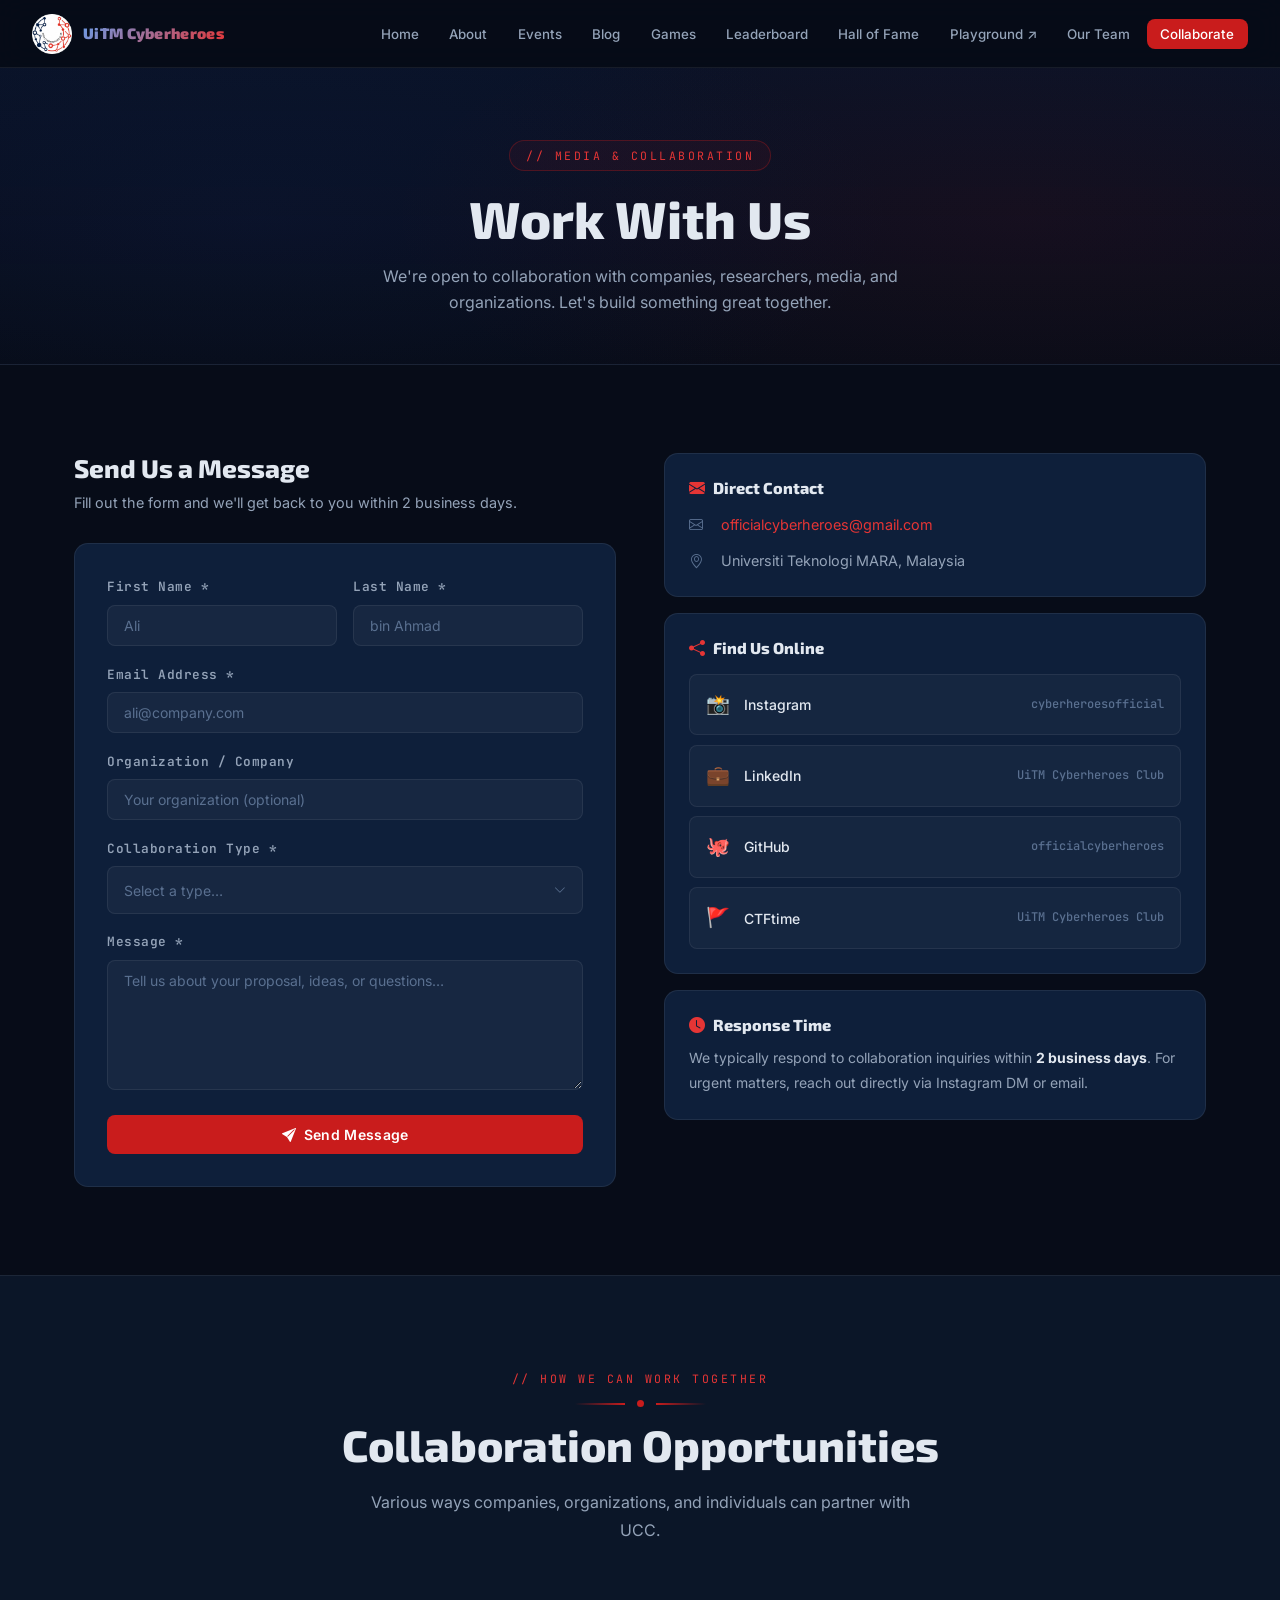
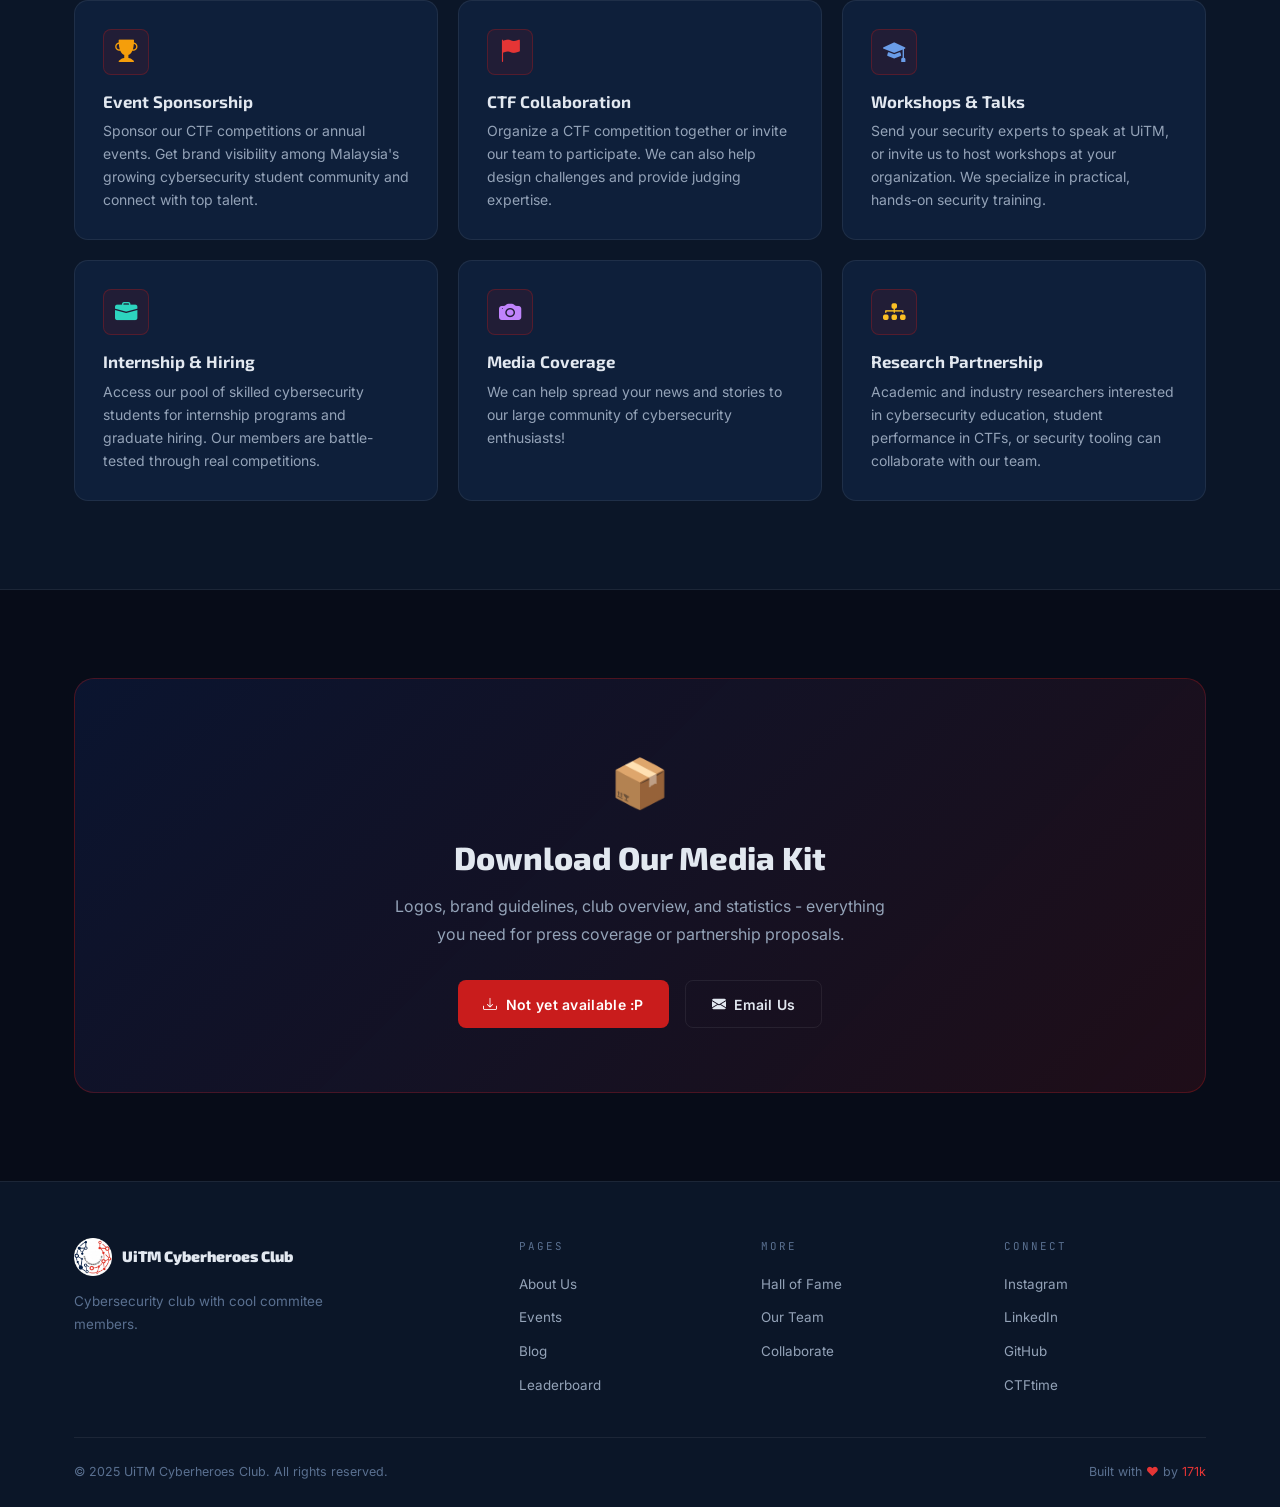
<file: media.html>
<!DOCTYPE html>
<html lang="en">
<head>
  <meta charset="UTF-8" />
  <meta name="viewport" content="width=device-width, initial-scale=1.0" />
  <title>Collaborate | UiTM Cyberheroes Club</title>
  <meta name="description" content="Partner with UiTM Cyberheroes Club for sponsorships, CTF collaborations, workshops, media coverage, and more." />
  <link rel="icon" href="assets/logo.png" />
  <link rel="stylesheet" href="css/style.css" />
  <link rel="stylesheet" href="https://cdn.jsdelivr.net/npm/bootstrap-icons@1.11.3/font/bootstrap-icons.min.css" />

  <!-- SEO & Open Graph -->
  <meta name="robots" content="index, follow" />
  <link rel="canonical" href="https://uitmcyberheroes.com/media.html" />
  <meta property="og:type" content="website" />
  <meta property="og:title" content="Collaborate | UiTM Cyberheroes Club" />
  <meta property="og:description" content="Partner with UiTM Cyberheroes Club for sponsorships, CTF collaborations, workshops, media coverage, and more." />
  <meta property="og:url" content="https://uitmcyberheroes.com/media.html" />
  <meta property="og:image" content="https://uitmcyberheroes.com/assets/logo.png" />
  <meta property="og:site_name" content="UiTM Cyberheroes Club" />
  <meta name="twitter:card" content="summary" />
  <meta name="twitter:title" content="Collaborate | UiTM Cyberheroes Club" />
  <meta name="twitter:description" content="Partner with UiTM Cyberheroes Club for sponsorships, CTF collaborations, workshops, media coverage, and more." />
  <meta name="twitter:image" content="https://uitmcyberheroes.com/assets/logo.png" />
</head>
<body>

<nav class="navbar">
  <a href="index.html" class="nav-brand">
    <img src="assets/logo.png" alt="UCC Logo" />
    <span class="nav-brand-text">UiTM Cyberheroes</span>
  </a>
  <ul class="nav-links">
    <li><a href="index.html">Home</a></li>
    <li><a href="about.html">About</a></li>
    <li><a href="events.html">Events</a></li>
    <li><a href="blog.html">Blog</a></li>
    <li><a href="games.html">Games</a></li>
    <li><a href="leaderboard.html">Leaderboard</a></li>
    <li><a href="hall-of-fame.html">Hall of Fame</a></li>
      <li><a href="https://awan.uitm.edu.my/ctf/" target="_blank" rel="noopener">Playground ↗</a></li>
    <li><a href="org-chart.html">Our Team</a></li>
    <li><a href="media.html" class="nav-cta active">Collaborate</a></li>
  </ul>
  <button class="hamburger" aria-label="Menu"><span></span><span></span><span></span></button>
</nav>
<div class="mobile-nav">
  <a href="index.html">Home</a><a href="about.html">About</a><a href="events.html">Events</a>
  <a href="blog.html">Blog</a>
  <a href="games.html">Games</a><a href="leaderboard.html">Leaderboard</a>
  <a href="hall-of-fame.html">Hall of Fame</a>
  <a href="https://awan.uitm.edu.my/ctf/" target="_blank" rel="noopener">Playground ↗</a><a href="org-chart.html">Our Team</a>
  <a href="media.html">Collaborate</a>
</div>

<div class="page-wrapper">

  <div class="page-header">
    <div class="container">
      <div class="page-tag">// media & collaboration</div>
      <h1>Work With Us</h1>
      <p>We're open to collaboration with companies, researchers, media, and organizations. Let's build something great together.</p>
    </div>
  </div>

  <!-- MAIN CONTACT SECTION -->
  <section>
    <div class="container">
      <div class="contact-grid">

        <!-- Contact Form -->
        <div>
          <h2 style="font-size:1.6rem; margin-bottom:.5rem; font-family:var(--font-head);">Send Us a Message</h2>
          <p style="color:var(--text-secondary); margin-bottom:1.75rem; font-size:.9rem;">
            Fill out the form and we'll get back to you within 2 business days.
          </p>
          <div class="contact-form-wrap">
            <form id="contact-form" action="https://formspree.io/f/xeervrya" method="POST" novalidate>
              <div class="form-row">
                <div class="form-group">
                  <label class="form-label">First Name *</label>
                  <input type="text" name="firstName" class="form-control" placeholder="Ali" required />
                </div>
                <div class="form-group">
                  <label class="form-label">Last Name *</label>
                  <input type="text" name="lastName" class="form-control" placeholder="bin Ahmad" required />
                </div>
              </div>
              <div class="form-group">
                <label class="form-label">Email Address *</label>
                <input type="email" name="email" class="form-control" placeholder="ali@company.com" required />
              </div>
              <div class="form-group">
                <label class="form-label">Organization / Company</label>
                <input type="text" name="organization" class="form-control" placeholder="Your organization (optional)" />
              </div>
              <div class="form-group">
                <label class="form-label">Collaboration Type *</label>
                <select name="collaborationType" class="form-control" required>
                  <option value="" disabled selected>Select a type…</option>
                  <option>Event Sponsorship</option>
                  <option>CTF Collaboration</option>
                  <option>Workshop / Talk</option>
                  <option>Internship / Recruitment</option>
                  <option>Media Coverage</option>
                  <option>Research Collaboration</option>
                  <option>General Enquiry</option>
                </select>
              </div>
              <div class="form-group">
                <label class="form-label">Message *</label>
                <textarea name="message" class="form-control" placeholder="Tell us about your proposal, ideas, or questions…" required></textarea>
              </div>
              <button type="submit" class="btn btn-primary" style="width:100%; justify-content:center;">
                <i class="bi bi-send-fill"></i> Send Message
              </button>
            </form>
          </div>
        </div>

        <!-- Info Sidebar -->
        <div>
          <!-- Direct Contact -->
          <div class="info-card" style="margin-bottom:1rem;">
            <h3><i class="bi bi-envelope-fill" style="color:var(--red-bright);margin-right:.5rem;"></i>Direct Contact</h3>
            <div style="display:flex; flex-direction:column; gap:.75rem;">
              <div style="display:flex; align-items:center; gap:.875rem; font-size:.9rem;">
                <i class="bi bi-envelope" style="color:var(--text-muted); width:18px;"></i>
                <a href="mailto:officialcyberheroes@gmail.com" style="color:var(--red-bright);">officialcyberheroes@gmail.com</a>
              </div>
              <div style="display:flex; align-items:center; gap:.875rem; font-size:.9rem;">
                <i class="bi bi-geo-alt" style="color:var(--text-muted); width:18px;"></i>
                <span style="color:var(--text-secondary);">Universiti Teknologi MARA, Malaysia</span>
              </div>
            </div>
          </div>

          <!-- Social Links -->
          <div class="info-card" style="margin-bottom:1rem;">
            <h3 style="margin-bottom:1rem;"><i class="bi bi-share-fill" style="color:var(--red-bright);margin-right:.5rem;"></i>Find Us Online</h3>
            <div class="social-grid">
              <a href="https://www.instagram.com/cyberheroesofficial?igsh=MXd0aGQ4bGE3NW42dQ==" class="social-link">
                <span class="social-icon">📸</span>
                <span class="social-name">Instagram</span>
                <span class="social-handle">cyberheroesofficial</span>
              </a>
              <a href="https://www.linkedin.com/in/uitm-cyberheroes-club-ucc-b5a6482bb/" class="social-link">
                <span class="social-icon">💼</span>
                <span class="social-name">LinkedIn</span>
                <span class="social-handle">UiTM Cyberheroes Club</span>
              </a>
              <a href="https://github.com/officialcyberheroes" class="social-link">
                <span class="social-icon">🐙</span>
                <span class="social-name">GitHub</span>
                <span class="social-handle">officialcyberheroes</span>
              </a>
              <a href="https://ctftime.org/team/283021" class="social-link">
                <span class="social-icon">🚩</span>
                <span class="social-name">CTFtime</span>
                <span class="social-handle">UiTM Cyberheroes Club</span>
              </a>
            </div>
          </div>

          <!-- Response time -->
          <div class="info-card">
            <h3 style="margin-bottom:.75rem;"><i class="bi bi-clock-fill" style="color:var(--red-bright);margin-right:.5rem;"></i>Response Time</h3>
            <p style="font-size:.875rem; color:var(--text-secondary); line-height:1.75;">
              We typically respond to collaboration inquiries within <strong style="color:var(--text-primary);">2 business days</strong>. For urgent matters, reach out directly via Instagram DM or email.
            </p>
          </div>
        </div>

      </div>
    </div>
  </section>

  <!-- COLLABORATION TYPES -->
  <section style="background:var(--bg-secondary); border-top:1px solid var(--border); border-bottom:1px solid var(--border);">
    <div class="container">
      <div class="section-header">
        <span class="section-tag">// how we can work together</span>
        <div class="divider"><div class="divider-dot"></div></div>
        <h2 class="section-title">Collaboration Opportunities</h2>
        <p class="section-desc">Various ways companies, organizations, and individuals can partner with UCC.</p>
      </div>
      <div class="grid-3">
        <div class="card">
          <div class="card-icon"><i class="bi bi-trophy-fill" style="color:#f59e0b;"></i></div>
          <h3 class="card-title">Event Sponsorship</h3>
          <p class="card-desc">Sponsor our CTF competitions or annual events. Get brand visibility among Malaysia's growing cybersecurity student community and connect with top talent.</p>
        </div>
        <div class="card">
          <div class="card-icon"><i class="bi bi-flag-fill" style="color:var(--red-bright);"></i></div>
          <h3 class="card-title">CTF Collaboration</h3>
          <p class="card-desc">Organize a CTF competition together or invite our team to participate. We can also help design challenges and provide judging expertise.</p>
        </div>
        <div class="card">
          <div class="card-icon"><i class="bi bi-mortarboard-fill" style="color:#6a9de8;"></i></div>
          <h3 class="card-title">Workshops & Talks</h3>
          <p class="card-desc">Send your security experts to speak at UiTM, or invite us to host workshops at your organization. We specialize in practical, hands-on security training.</p>
        </div>
        <div class="card">
          <div class="card-icon"><i class="bi bi-briefcase-fill" style="color:#2dd4bf;"></i></div>
          <h3 class="card-title">Internship & Hiring</h3>
          <p class="card-desc">Access our pool of skilled cybersecurity students for internship programs and graduate hiring. Our members are battle-tested through real competitions.</p>
        </div>
        <div class="card">
          <div class="card-icon"><i class="bi bi-camera-fill" style="color:#c084fc;"></i></div>
          <h3 class="card-title">Media Coverage</h3>
          <p class="card-desc">We can help spread your news and stories to our large community of cybersecurity enthusiasts!</p>
        </div>
        <div class="card">
          <div class="card-icon"><i class="bi bi-diagram-3-fill" style="color:#fbbf24;"></i></div>
          <h3 class="card-title">Research Partnership</h3>
          <p class="card-desc">Academic and industry researchers interested in cybersecurity education, student performance in CTFs, or security tooling can collaborate with our team.</p>
        </div>
      </div>
    </div>
  </section>

  <!-- MEDIA KIT CTA -->
  <section>
    <div class="container">
      <div style="background:linear-gradient(135deg, rgba(27,58,143,.2), rgba(201,28,28,.12)); border:1px solid var(--border-red); border-radius:var(--radius-xl); padding:4rem 2rem; text-align:center;">
        <div style="font-size:3rem; margin-bottom:1rem;">📦</div>
        <h2 style="font-size:clamp(1.5rem,3vw,2rem); margin-bottom:1rem;">Download Our Media Kit</h2>
        <p style="color:var(--text-secondary); max-width:500px; margin:0 auto 2rem; line-height:1.75;">
          Logos, brand guidelines, club overview, and statistics - everything you need for press coverage or partnership proposals.
        </p>
        <div style="display:flex; gap:1rem; justify-content:center; flex-wrap:wrap;">
          <a href="#" class="btn btn-primary"><i class="bi bi-download"></i> Not yet available :P</a>
          <a href="mailto:officialcyberheroes@gmail.com" class="btn btn-outline"><i class="bi bi-envelope-fill"></i> Email Us</a>
        </div>
      </div>
    </div>
  </section>

</div>

<footer>
  <div class="container">
    <div class="footer-grid">
      <div><div class="footer-brand"><img src="assets/logo.png" alt="UCC" /><span class="footer-brand-name">UiTM Cyberheroes Club</span></div><p class="footer-desc">Cybersecurity club with cool commitee members.</p></div>
      <div><div class="footer-h">Pages</div><ul class="footer-nav"><li><a href="about.html">About Us</a></li><li><a href="events.html">Events</a></li><li><a href="blog.html">Blog</a></li><li><a href="leaderboard.html">Leaderboard</a></li></ul></div>
      <div><div class="footer-h">More</div><ul class="footer-nav"><li><a href="hall-of-fame.html">Hall of Fame</a></li><li><a href="org-chart.html">Our Team</a></li><li><a href="media.html">Collaborate</a></li></ul></div>
      <div><div class="footer-h">Connect</div><ul class="footer-nav"><li><a href="https://www.instagram.com/cyberheroesofficial?igsh=MXd0aGQ4bGE3NW42dQ==" target="_blank" rel="noopener">Instagram</a></li><li><a href="https://www.linkedin.com/in/uitm-cyberheroes-club-ucc-b5a6482bb/" target="_blank" rel="noopener">LinkedIn</a></li><li><a href="https://github.com/officialcyberheroes" target="_blank" rel="noopener">GitHub</a></li><li><a href="https://ctftime.org/team/283021" target="_blank" rel="noopener">CTFtime</a></li></ul></div>
    </div>
    <div class="footer-bottom">
      <p>&copy; 2025 UiTM Cyberheroes Club. All rights reserved.</p>
      <p>Built with <span class="text-red">♥</span> by <a href="org-chart.html">171k</a></p>
    </div>
  </div>
</footer>

<script src="js/main.js"></script>
</body>
</html>
</file>
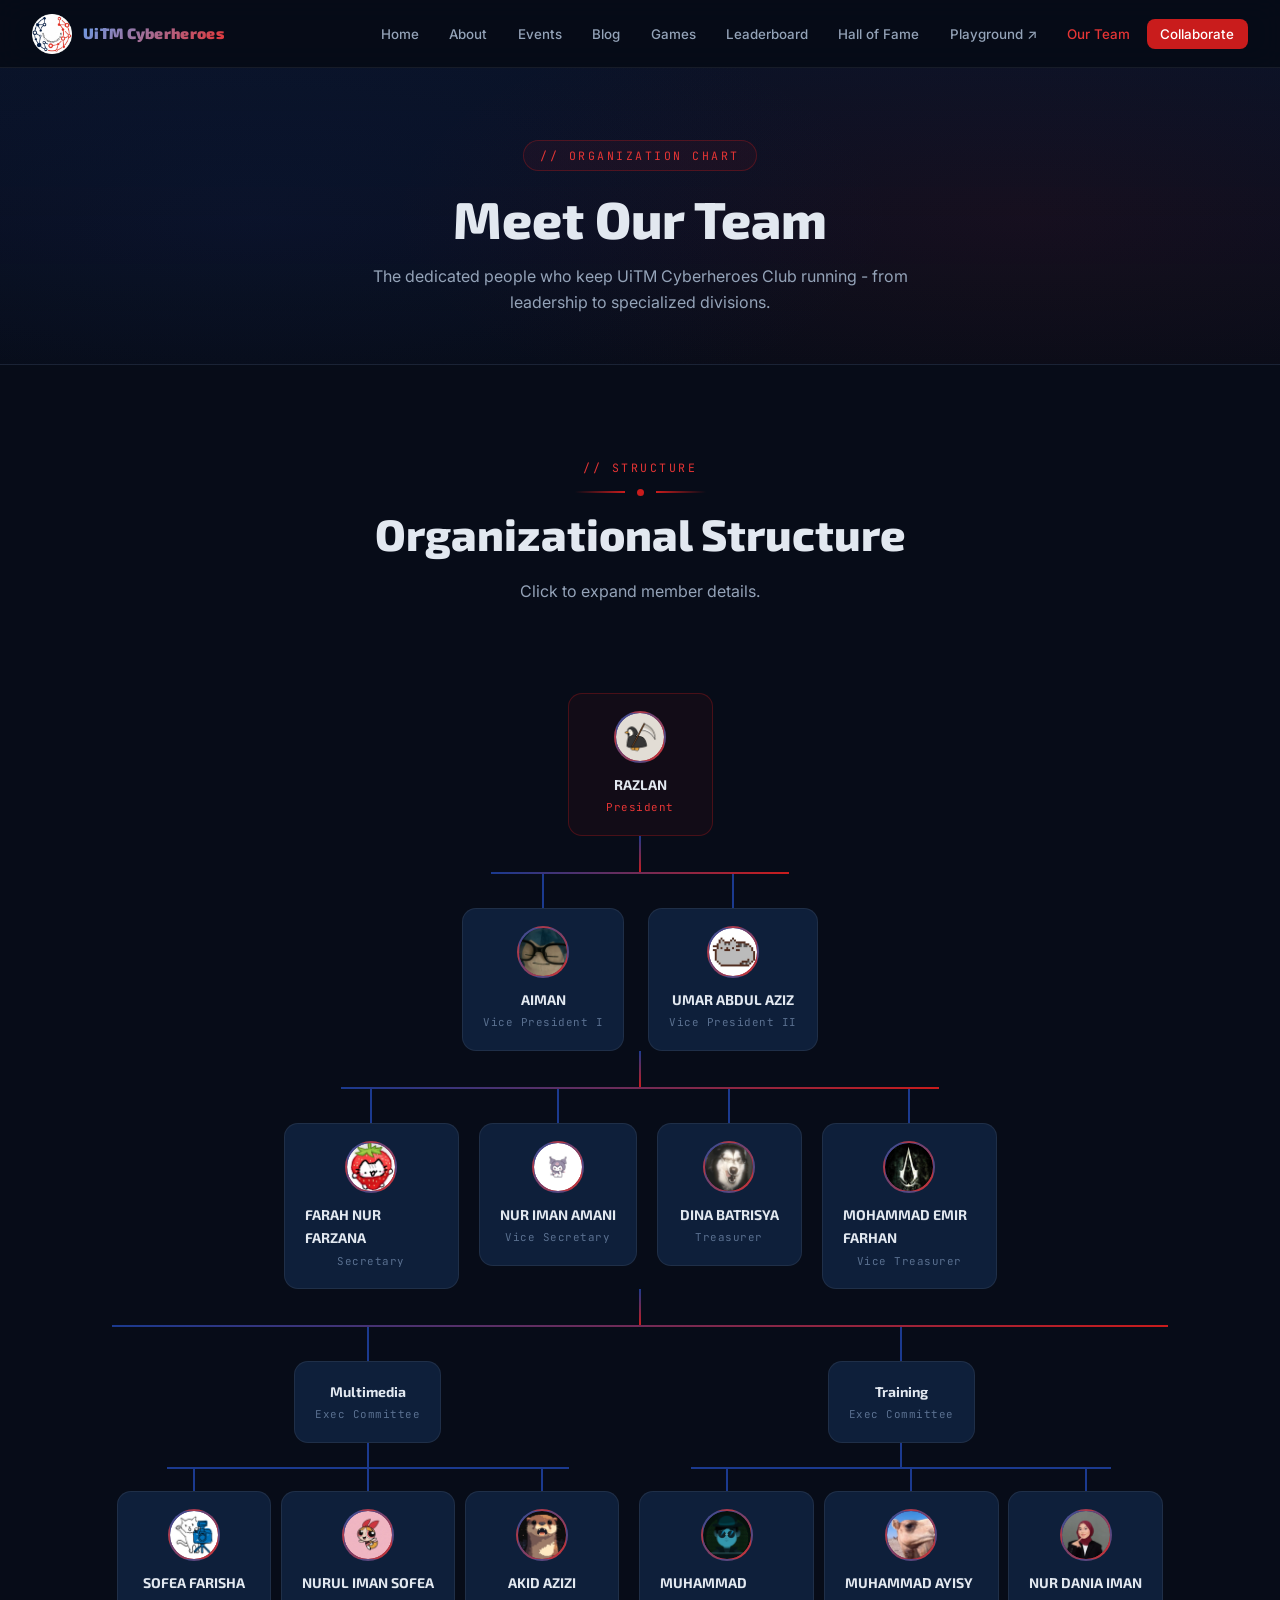
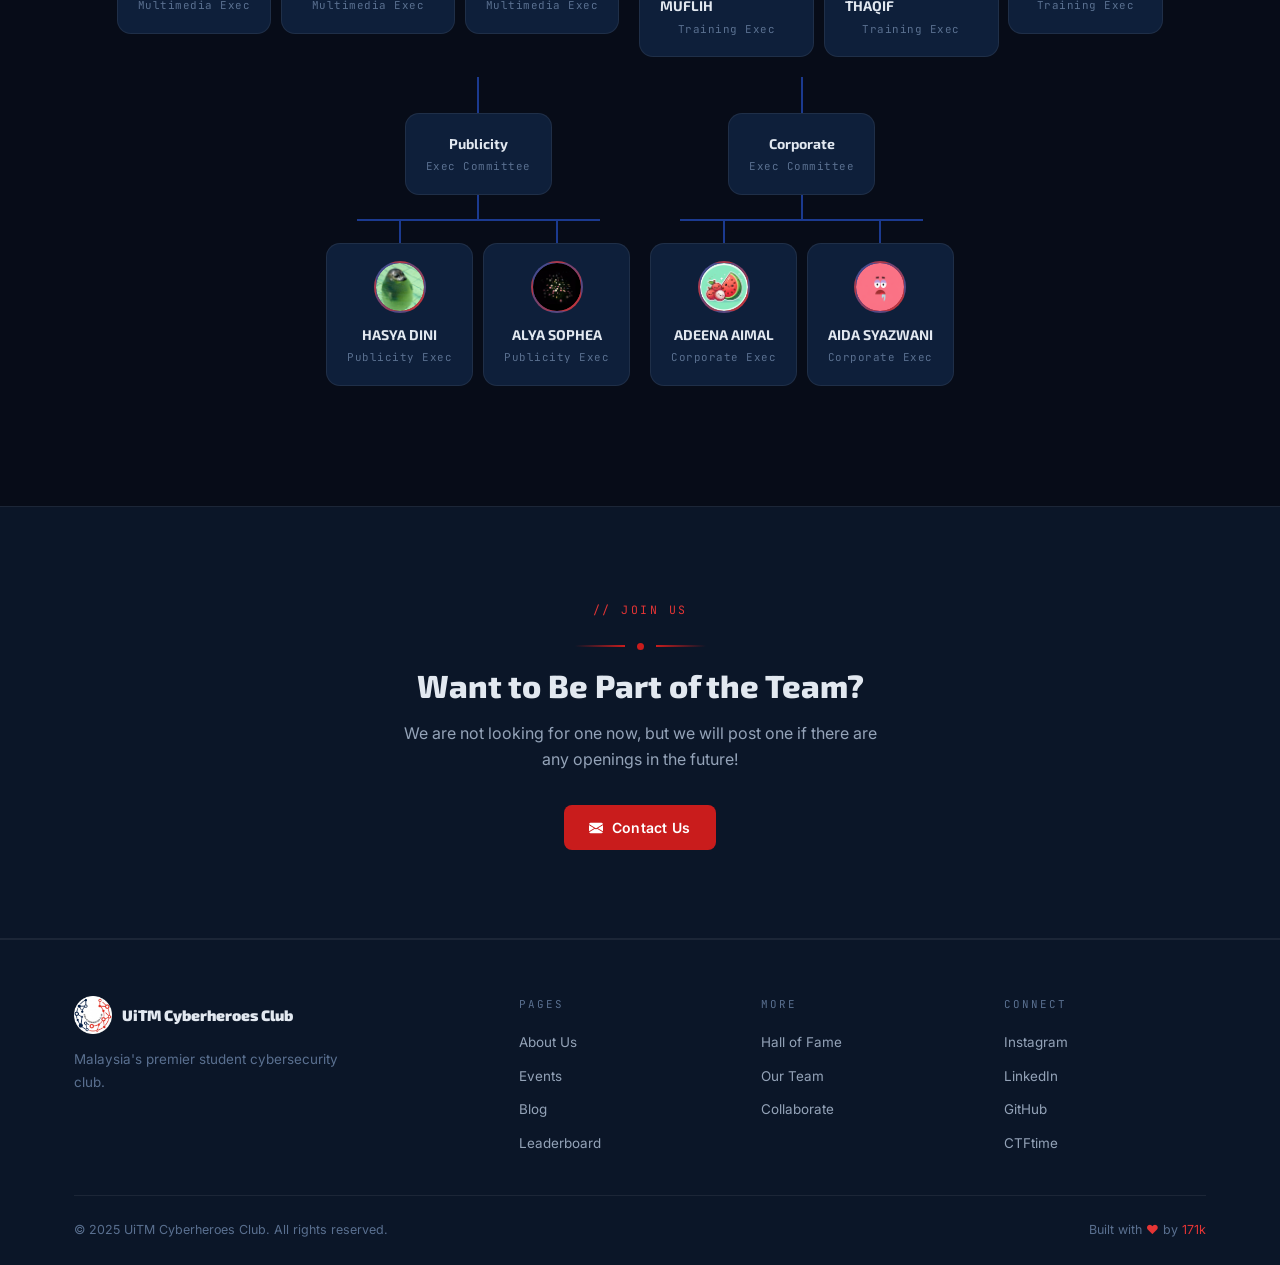
<file: org-chart.html>
<!DOCTYPE html>
<html lang="en">
<head>
  <meta charset="UTF-8" />
  <meta name="viewport" content="width=device-width, initial-scale=1.0" />
  <title>Our Team | UiTM Cyberheroes Club</title>
  <meta name="description" content="Meet the committee behind UiTM Cyberheroes Club — our organizational structure, roles, and the people who make it happen." />
  <link rel="icon" href="assets/logo.png" />
  <link rel="stylesheet" href="css/style.css" />
  <link rel="stylesheet" href="https://cdn.jsdelivr.net/npm/bootstrap-icons@1.11.3/font/bootstrap-icons.min.css" />
  <style>
    /* Org chart tree lines */
    .org-tree li { transition: all .3s ease; }
    .org-node-wrap { display: inline-block; }

    /* Dept section */
    .dept-section { margin-bottom: 3rem; }
    .dept-label {
      display: flex; align-items: center; gap: .75rem;
      font-family: var(--font-mono); font-size: .72rem; letter-spacing: 2px;
      text-transform: uppercase; color: var(--text-muted);
      margin-bottom: 1.5rem;
    }
    .dept-label::after { content:''; flex:1; height:1px; background: var(--border); }

    /* Member grid cards */
    .member-card {
      background: var(--bg-card); border: 1px solid var(--border);
      border-radius: var(--radius-lg); padding: 1.5rem; text-align: center;
      transition: var(--ease);
    }
    .member-card:hover { border-color: var(--border-red); transform: translateY(-4px); box-shadow: var(--shadow-red); }
    .member-card .org-avatar { width: 64px; height: 64px; font-size: 1.5rem; margin: 0 auto 1rem; }
    .member-card-name { font-weight: 700; font-family: var(--font-head); margin-bottom: .25rem; }
    .member-card-role { font-size: .75rem; color: var(--red-bright); font-family: var(--font-mono); margin-bottom: .5rem; }
    .member-card-desc { font-size: .82rem; color: var(--text-secondary); line-height: 1.6; }

    /* Interactive tree */
    .tree-container { display: flex; flex-direction: column; align-items: center; }
    .tree-row { display: flex; justify-content: center; align-items: flex-start; gap: 1.5rem; flex-wrap: wrap; margin-bottom: 0; }
    .tree-connector { display: flex; flex-direction: column; align-items: center; }
    .tree-line-v { width: 2px; height: 40px; background: linear-gradient(180deg, var(--navy), var(--red)); }
    .tree-line-h-wrap { display: flex; align-items: flex-start; position: relative; }
    .tree-branch {
      display: flex; flex-direction: column; align-items: center; gap: 0;
      position: relative;
    }
    .tree-branch-children { display: flex; gap: 1.25rem; align-items: flex-start; position: relative; padding-top: 40px; }
    .tree-branch-children::before {
      content: '';
      position: absolute; top: 0; left: 0; right: 0; height: 2px;
      background: linear-gradient(90deg, transparent 10%, var(--navy) 30%, var(--red) 70%, transparent 90%);
    }
    .tree-child { display: flex; flex-direction: column; align-items: center; gap: 0; position: relative; }
    .tree-child::before { content: ''; width: 2px; height: 40px; background: linear-gradient(180deg, var(--navy), var(--red)); }
  </style>

  <!-- SEO & Open Graph -->
  <meta name="robots" content="index, follow" />
  <link rel="canonical" href="https://uitmcyberheroes.com/org-chart.html" />
  <meta property="og:type" content="website" />
  <meta property="og:title" content="Our Team | UiTM Cyberheroes Club" />
  <meta property="og:description" content="Meet the committee behind UiTM Cyberheroes Club — our organizational structure, roles, and the people who make it happen." />
  <meta property="og:url" content="https://uitmcyberheroes.com/org-chart.html" />
  <meta property="og:image" content="https://uitmcyberheroes.com/assets/logo.png" />
  <meta property="og:site_name" content="UiTM Cyberheroes Club" />
  <meta name="twitter:card" content="summary" />
  <meta name="twitter:title" content="Our Team | UiTM Cyberheroes Club" />
  <meta name="twitter:description" content="Meet the committee behind UiTM Cyberheroes Club — our organizational structure, roles, and the people who make it happen." />
  <meta name="twitter:image" content="https://uitmcyberheroes.com/assets/logo.png" />
</head>
<body>

<nav class="navbar">
  <a href="index.html" class="nav-brand">
    <img src="assets/logo.png" alt="UCC Logo" />
    <span class="nav-brand-text">UiTM Cyberheroes</span>
  </a>
  <ul class="nav-links">
    <li><a href="index.html">Home</a></li>
    <li><a href="about.html">About</a></li>
    <li><a href="events.html">Events</a></li>
    <li><a href="blog.html">Blog</a></li>
    <li><a href="games.html">Games</a></li>
    <li><a href="leaderboard.html">Leaderboard</a></li>
    <li><a href="hall-of-fame.html">Hall of Fame</a></li>
      <li><a href="https://awan.uitm.edu.my/ctf/" target="_blank" rel="noopener">Playground ↗</a></li>
    <li><a href="org-chart.html" class="active">Our Team</a></li>
    <li><a href="media.html" class="nav-cta">Collaborate</a></li>
  </ul>
  <button class="hamburger" aria-label="Menu"><span></span><span></span><span></span></button>
</nav>
<div class="mobile-nav">
  <a href="index.html">Home</a><a href="about.html">About</a><a href="events.html">Events</a>
  <a href="blog.html">Blog</a>
  <a href="games.html">Games</a><a href="leaderboard.html">Leaderboard</a>
  <a href="hall-of-fame.html">Hall of Fame</a>
  <a href="https://awan.uitm.edu.my/ctf/" target="_blank" rel="noopener">Playground ↗</a><a href="org-chart.html">Our Team</a>
  <a href="media.html">Collaborate</a>
</div>

<div class="page-wrapper">

  <div class="page-header">
    <div class="container">
      <div class="page-tag">// organization chart</div>
      <h1>Meet Our Team</h1>
      <p>The dedicated people who keep UiTM Cyberheroes Club running - from leadership to specialized divisions.</p>
    </div>
  </div>

  <!-- INTERACTIVE ORG CHART -->
  <section>
    <div class="container">
      <div class="section-header">
        <span class="section-tag">// structure</span>
        <div class="divider"><div class="divider-dot"></div></div>
        <h2 class="section-title">Organizational Structure</h2>
        <p class="section-desc">Click to expand member details.</p>
      </div>

      <!-- Populated from data/members.json -->
      <div class="org-chart-wrap" id="org-chart-render"></div>
    </div>
  </section>

  <!-- JOIN CTA -->
  <section style="background:var(--bg-secondary); border-top:1px solid var(--border); border-bottom:1px solid var(--border);">
    <div class="container" style="text-align:center;">
      <span class="section-tag">// join us</span>
      <div class="divider" style="margin:.75rem auto 1rem;"><div class="divider-dot"></div></div>
      <h2 style="font-size:clamp(1.5rem,3vw,2rem); margin-bottom:1rem;">Want to Be Part of the Team?</h2>
      <p style="color:var(--text-secondary); max-width:480px; margin:0 auto 2rem;">
        We are not looking for one now, but we will post one if there are any openings in the future!
      </p>
      <a href="media.html" class="btn btn-primary"><i class="bi bi-envelope-fill"></i> Contact Us</a>
    </div>
  </section>

</div>

<footer>
  <div class="container">
    <div class="footer-grid">
      <div><div class="footer-brand"><img src="assets/logo.png" alt="UCC" /><span class="footer-brand-name">UiTM Cyberheroes Club</span></div><p class="footer-desc">Malaysia's premier student cybersecurity club.</p></div>
      <div><div class="footer-h">Pages</div><ul class="footer-nav"><li><a href="about.html">About Us</a></li><li><a href="events.html">Events</a></li><li><a href="blog.html">Blog</a></li><li><a href="leaderboard.html">Leaderboard</a></li></ul></div>
      <div><div class="footer-h">More</div><ul class="footer-nav"><li><a href="hall-of-fame.html">Hall of Fame</a></li><li><a href="org-chart.html">Our Team</a></li><li><a href="media.html">Collaborate</a></li></ul></div>
      <div><div class="footer-h">Connect</div><ul class="footer-nav"><li><a href="https://www.instagram.com/cyberheroesofficial?igsh=MXd0aGQ4bGE3NW42dQ==" target="_blank" rel="noopener">Instagram</a></li><li><a href="https://www.linkedin.com/in/uitm-cyberheroes-club-ucc-b5a6482bb/" target="_blank" rel="noopener">LinkedIn</a></li><li><a href="https://github.com/officialcyberheroes" target="_blank" rel="noopener">GitHub</a></li><li><a href="https://ctftime.org/team/283021" target="_blank" rel="noopener">CTFtime</a></li></ul></div>
    </div>
    <div class="footer-bottom">
      <p>&copy; 2025 UiTM Cyberheroes Club. All rights reserved.</p>
      <p>Built with <span class="text-red">♥</span> by <a href="org-chart.html">171k</a></p>
    </div>
  </div>
</footer>

<script src="js/main.js"></script>
</body>
</html>
</file>
<file: css/style.css>
/* ============================================================
   UiTM Cyberheroes Club — Main Stylesheet
   ============================================================ */

/* ===== GOOGLE FONTS ===== */
@import url('https://fonts.googleapis.com/css2?family=Exo+2:wght@400;600;700;800;900&family=Inter:wght@400;500;600&family=JetBrains+Mono:wght@400;600&display=swap');

/* ===== RESET ===== */
*, *::before, *::after { margin: 0; padding: 0; box-sizing: border-box; }

/* ===== TOKENS ===== */
:root {
  --bg-primary:        #070c18;
  --bg-secondary:      #0b1628;
  --bg-card:           #0e1f3a;
  --bg-card-hover:     #112448;
  --navy:              #1b3a8f;
  --navy-bright:       #2e57cc;
  --navy-glow:         rgba(27,58,143,.25);
  --red:               #c91c1c;
  --red-bright:        #e53535;
  --red-glow:          rgba(201,28,28,.25);
  --text-primary:      #e2e8f0;
  --text-secondary:    #94a3b8;
  --text-muted:        #5a7090;
  --border:            rgba(255,255,255,.07);
  --border-red:        rgba(201,28,28,.3);
  --border-navy:       rgba(27,58,143,.3);
  --shadow:            0 8px 32px rgba(0,0,0,.5);
  --shadow-red:        0 0 24px rgba(201,28,28,.2);
  --shadow-navy:       0 0 24px rgba(27,58,143,.2);
  --radius:            8px;
  --radius-lg:         14px;
  --radius-xl:         20px;
  --ease:              .3s ease;
  --font-head:         'Exo 2', sans-serif;
  --font-body:         'Inter', sans-serif;
  --font-mono:         'JetBrains Mono', monospace;
}

/* ===== BASE ===== */
html { scroll-behavior: smooth; }
body {
  background: var(--bg-primary);
  color: var(--text-primary);
  font-family: var(--font-body);
  line-height: 1.65;
  overflow-x: hidden;
}
h1,h2,h3,h4,h5 { font-family: var(--font-head); font-weight: 800; line-height: 1.2; }
a { color: inherit; text-decoration: none; }
img { display: block; max-width: 100%; }
button { font-family: inherit; cursor: pointer; }

/* ===== SCROLLBAR ===== */
::-webkit-scrollbar { width: 5px; }
::-webkit-scrollbar-track { background: var(--bg-secondary); }
::-webkit-scrollbar-thumb { background: var(--red); border-radius: 3px; }

/* ===== SELECTION ===== */
::selection { background: rgba(201,28,28,.35); color: #fff; }

/* ===== NAVBAR ===== */
.navbar {
  position: fixed; top: 0; left: 0; right: 0; z-index: 1000;
  height: 68px;
  display: flex; align-items: center; justify-content: space-between;
  padding: 0 2rem;
  background: rgba(7,12,24,.85);
  backdrop-filter: blur(14px);
  border-bottom: 1px solid var(--border);
  transition: var(--ease);
}
.navbar.scrolled { background: rgba(7,12,24,.97); box-shadow: 0 2px 24px rgba(0,0,0,.6); }

.nav-brand { display: flex; align-items: center; gap: 11px; }
.nav-brand img { height: 40px; width: 40px; object-fit: contain; }
.nav-brand-text {
  font-family: var(--font-head);
  font-weight: 900;
  font-size: .95rem;
  letter-spacing: .3px;
  background: linear-gradient(135deg, #6a9de8, var(--red-bright));
  -webkit-background-clip: text; -webkit-text-fill-color: transparent; background-clip: text;
}

.nav-links { display: flex; align-items: center; gap: .2rem; list-style: none; }
.nav-links a {
  padding: .45rem .85rem;
  border-radius: var(--radius);
  font-size: .835rem; font-weight: 500;
  color: var(--text-secondary);
  transition: var(--ease);
  white-space: nowrap;
}
.nav-links a:hover { color: var(--text-primary); background: rgba(255,255,255,.06); }
.nav-links a.active { color: var(--red-bright); }
.nav-cta { background: var(--red) !important; color: #fff !important; }
.nav-cta:hover { background: var(--red-bright) !important; box-shadow: var(--shadow-red); }

.hamburger {
  display: none; flex-direction: column; gap: 5px; cursor: pointer; padding: 6px;
  background: transparent; border: none; outline: none; -webkit-tap-highlight-color: transparent;
}
.hamburger span {
  display: block; width: 22px; height: 2px;
  background: var(--text-primary);
  border-radius: 2px;
  transition: transform .3s cubic-bezier(.22,1,.36,1), opacity .2s ease, background .2s ease;
}
.hamburger.open span:nth-child(1) { transform: rotate(45deg) translate(5px, 5px); background: var(--red-bright); }
.hamburger.open span:nth-child(2) { opacity: 0; transform: scaleX(0); }
.hamburger.open span:nth-child(3) { transform: rotate(-45deg) translate(5px, -5px); background: var(--red-bright); }

.mobile-nav {
  position: fixed; top: 68px; left: 0; right: 0; z-index: 999;
  background: rgba(7, 12, 24, .97);
  backdrop-filter: blur(18px); -webkit-backdrop-filter: blur(18px);
  border-bottom: 1px solid var(--border);
  padding: .5rem 1rem 1rem;
  display: flex; flex-direction: column; gap: .15rem;
  /* Hidden by default — animate instead of display:none */
  opacity: 0;
  pointer-events: none;
  transform: translateY(-10px);
  transition: opacity .25s ease, transform .3s cubic-bezier(.22, 1, .36, 1);
}
.mobile-nav.open {
  opacity: 1;
  pointer-events: all;
  transform: translateY(0);
}
/* Stagger each link sliding in */
.mobile-nav a {
  padding: .75rem 1rem;
  border-radius: var(--radius);
  color: var(--text-secondary);
  font-size: .9rem;
  border-left: 2px solid transparent;
  transition: background var(--ease), color var(--ease), border-color var(--ease),
              opacity .25s ease, transform .3s cubic-bezier(.22, 1, .36, 1);
  opacity: 0;
  transform: translateX(-8px);
}
.mobile-nav.open a { opacity: 1; transform: translateX(0); }
.mobile-nav.open a:nth-child(1)  { transition-delay: .04s; }
.mobile-nav.open a:nth-child(2)  { transition-delay: .07s; }
.mobile-nav.open a:nth-child(3)  { transition-delay: .10s; }
.mobile-nav.open a:nth-child(4)  { transition-delay: .13s; }
.mobile-nav.open a:nth-child(5)  { transition-delay: .16s; }
.mobile-nav.open a:nth-child(6)  { transition-delay: .19s; }
.mobile-nav.open a:nth-child(7)  { transition-delay: .22s; }
.mobile-nav.open a:nth-child(8)  { transition-delay: .25s; }
.mobile-nav.open a:nth-child(9)  { transition-delay: .28s; }
.mobile-nav.open a:nth-child(10) { transition-delay: .31s; }
.mobile-nav a:hover { background: rgba(255,255,255,.05); color: var(--text-primary); border-left-color: var(--red); }
.mobile-nav a.active { color: var(--red-bright); border-left-color: var(--red-bright); }

/* ===== PAGE WRAPPER ===== */
.page-wrapper { padding-top: 68px; min-height: 100vh; }

/* ===== HERO ===== */
.hero {
  position: relative;
  min-height: calc(100vh - 68px);
  display: flex; align-items: center; justify-content: center;
  overflow: hidden;
}
#hero-canvas { position: absolute; inset: 0; z-index: 0; }
.hero-overlay {
  position: absolute; inset: 0; z-index: 0;
  background: radial-gradient(ellipse 60% 50% at 50% 50%, rgba(27,58,143,.08) 0%, transparent 70%);
}
.hero-content { position: relative; z-index: 1; text-align: center; padding: 2rem; max-width: 820px; }

.hero-logo {
  width: 110px; height: 110px; object-fit: contain;
  margin: 0 auto 1.75rem;
  filter: drop-shadow(0 0 32px rgba(201,28,28,.45));
  animation: float 3.5s ease-in-out infinite;
}
@keyframes float { 0%,100%{transform:translateY(0)} 50%{transform:translateY(-12px)} }

.hero-badge {
  display: inline-flex; align-items: center; gap: .5rem;
  padding: .35rem 1.1rem;
  border: 1px solid var(--border-red);
  border-radius: 100px;
  font-family: var(--font-mono); font-size: .72rem; letter-spacing: 2px; text-transform: uppercase;
  color: var(--red-bright);
  background: rgba(201,28,28,.07);
  margin-bottom: 1.5rem;
}
.hero-badge-dot { width: 6px; height: 6px; border-radius: 50%; background: var(--red-bright); animation: pulse 1.5s ease infinite; }
@keyframes pulse { 0%,100%{opacity:1} 50%{opacity:.3} }

.hero-title {
  font-size: clamp(2.4rem, 6vw, 4.5rem);
  font-weight: 900;
  letter-spacing: -1px;
  margin-bottom: 1rem;
  line-height: 1.08;
}
.grad-text {
  background: linear-gradient(135deg, #6a9de8 0%, var(--red-bright) 100%);
  -webkit-background-clip: text; -webkit-text-fill-color: transparent; background-clip: text;
}
.hero-sub {
  font-size: 1.05rem; color: var(--text-secondary);
  max-width: 520px; margin: 0 auto 2.5rem; line-height: 1.75;
}
.hero-actions { display: flex; gap: 1rem; justify-content: center; flex-wrap: wrap; }
.hero-scroll {
  position: absolute; bottom: 2rem; left: 50%; transform: translateX(-50%);
  display: flex; flex-direction: column; align-items: center; gap: .4rem;
  font-family: var(--font-mono); font-size: .65rem; letter-spacing: 2px; color: var(--text-muted);
  text-transform: uppercase; z-index: 1; animation: fadeInUp .8s 1s both;
}
.scroll-arrow { width: 20px; height: 20px; border-right: 2px solid var(--text-muted); border-bottom: 2px solid var(--text-muted); transform: rotate(45deg); animation: scrollBounce 1.5s ease infinite; }
@keyframes scrollBounce { 0%,100%{transform:rotate(45deg) translateY(0)} 50%{transform:rotate(45deg) translateY(5px)} }

/* ===== BUTTONS ===== */
.btn {
  display: inline-flex; align-items: center; gap: .5rem;
  padding: .7rem 1.6rem;
  border-radius: var(--radius);
  font-weight: 600; font-size: .875rem; letter-spacing: .3px;
  cursor: pointer; border: none; text-decoration: none;
  transition: var(--ease);
}
.btn-primary { background: var(--red); color: #fff; }
.btn-primary:hover { background: var(--red-bright); transform: translateY(-2px); box-shadow: var(--shadow-red); }
.btn-outline { background: transparent; color: var(--text-primary); border: 1px solid var(--border); }
.btn-outline:hover { background: rgba(255,255,255,.06); border-color: rgba(255,255,255,.18); transform: translateY(-2px); }
.btn-navy { background: var(--navy); color: #fff; }
.btn-navy:hover { background: var(--navy-bright); transform: translateY(-2px); box-shadow: var(--shadow-navy); }
.btn-sm { padding: .45rem 1rem; font-size: .8rem; }

/* ===== SECTION ===== */
section { padding: 5.5rem 0; }
.container { max-width: 1180px; margin: 0 auto; padding: 0 1.5rem; }

.section-header { text-align: center; margin-bottom: 3.5rem; }
.section-tag {
  display: inline-block; margin-bottom: .75rem;
  font-family: var(--font-mono); font-size: .72rem; letter-spacing: 2.5px; text-transform: uppercase;
  color: var(--red-bright);
}
.section-title { font-size: clamp(1.8rem,4vw,2.75rem); margin-bottom: 1rem; }
.section-desc { color: var(--text-secondary); max-width: 580px; margin: 0 auto; line-height: 1.75; }

.divider {
  display: flex; align-items: center; gap: .75rem;
  width: fit-content; margin: 0 auto .75rem;
}
.divider::before,.divider::after { content:''; width:50px; height:2px; }
.divider::before { background: linear-gradient(90deg, transparent, var(--red)); }
.divider::after  { background: linear-gradient(90deg, var(--red), transparent); }
.divider-dot { width: 7px; height: 7px; background: var(--red); border-radius: 50%; }

/* ===== CARDS ===== */
.card {
  background: var(--bg-card);
  border: 1px solid var(--border);
  border-radius: var(--radius-lg);
  padding: 1.75rem;
  transition: var(--ease);
}
.card:hover {
  border-color: var(--border-red);
  background: var(--bg-card-hover);
  transform: translateY(-4px);
  box-shadow: var(--shadow), var(--shadow-red);
}
.card-icon {
  width: 46px; height: 46px; border-radius: var(--radius);
  display: flex; align-items: center; justify-content: center;
  font-size: 1.4rem; margin-bottom: 1rem;
  background: rgba(201,28,28,.1); border: 1px solid var(--border-red);
}
.card-title { font-size: 1.05rem; font-weight: 700; margin-bottom: .5rem; font-family: var(--font-head); }
.card-desc { font-size: .875rem; color: var(--text-secondary); line-height: 1.65; }

/* ===== GRID ===== */
.grid-2 { display: grid; grid-template-columns: repeat(2,1fr); gap: 1.25rem; }
.grid-3 { display: grid; grid-template-columns: repeat(3,1fr); gap: 1.25rem; }
.grid-4 { display: grid; grid-template-columns: repeat(4,1fr); gap: 1.25rem; }

/* ===== PAGE HEADER ===== */
.page-header {
  padding: 4.5rem 0 3rem; text-align: center;
  background: linear-gradient(180deg, rgba(27,58,143,.12) 0%, transparent 100%);
  border-bottom: 1px solid var(--border);
  position: relative; overflow: hidden;
}
.page-header::before {
  content: '';  position: absolute; inset: 0;
  background: radial-gradient(ellipse 50% 80% at 20% 50%, rgba(27,58,143,.1), transparent),
              radial-gradient(ellipse 50% 80% at 80% 50%, rgba(201,28,28,.07), transparent);
}
.page-header .container { position: relative; z-index: 1; }
.page-tag {
  display: inline-block; margin-bottom: 1rem;
  padding: .3rem 1rem; border-radius: 100px;
  border: 1px solid var(--border-red); background: rgba(201,28,28,.07);
  font-family: var(--font-mono); font-size: .72rem; letter-spacing: 2.5px; text-transform: uppercase;
  color: var(--red-bright);
}
.page-header h1 { font-size: clamp(2rem,5vw,3.25rem); margin-bottom: .875rem; }
.page-header p { color: var(--text-secondary); max-width: 580px; margin: 0 auto; }

/* ===== BADGES ===== */
.badge {
  display: inline-block; padding: .25rem .75rem; border-radius: 100px;
  font-size: .72rem; font-weight: 600; font-family: var(--font-mono); letter-spacing: .5px;
}
.badge-red   { background: rgba(201,28,28,.12); color: var(--red-bright); border: 1px solid var(--border-red); }
.badge-navy  { background: rgba(27,58,143,.12); color: #6a9de8; border: 1px solid var(--border-navy); }
.badge-green { background: rgba(34,197,94,.1); color: #4ade80; border: 1px solid rgba(34,197,94,.2); }
.badge-teal  { background: rgba(20,184,166,.1); color: #2dd4bf; border: 1px solid rgba(20,184,166,.2); }
.badge-purple{ background: rgba(168,85,247,.1); color: #c084fc; border: 1px solid rgba(168,85,247,.2); }
.badge-amber { background: rgba(245,158,11,.1); color: #fbbf24; border: 1px solid rgba(245,158,11,.2); }

/* ===== TAGS (smaller) ===== */
.tag { display: inline-block; padding: .18rem .55rem; border-radius: 4px; font-size: .7rem; font-family: var(--font-mono); border: 1px solid; }
.tag-web      { background: rgba(59,130,246,.1); color: #60a5fa; border-color: rgba(59,130,246,.2); }
.tag-pwn      { background: rgba(239,68,68,.1);  color: #f87171; border-color: rgba(239,68,68,.2); }
.tag-crypto   { background: rgba(168,85,247,.1); color: #a78bfa; border-color: rgba(168,85,247,.2); }
.tag-forensics{ background: rgba(20,184,166,.1); color: #2dd4bf; border-color: rgba(20,184,166,.2); }
.tag-misc     { background: rgba(251,191,36,.1); color: #fbbf24; border-color: rgba(251,191,36,.2); }
.tag-reverse  { background: rgba(249,115,22,.1); color: #fb923c; border-color: rgba(249,115,22,.2); }
.tag-easy     { background: rgba(34,197,94,.1);  color: #4ade80; border-color: rgba(34,197,94,.2); }
.tag-medium   { background: rgba(251,191,36,.1); color: #fbbf24; border-color: rgba(251,191,36,.2); }
.tag-hard     { background: rgba(239,68,68,.1);  color: #f87171; border-color: rgba(239,68,68,.2); }

/* Blog post category tags */
.tag-writeup    { background: rgba(59,130,246,.1);  color: #60a5fa; border-color: rgba(59,130,246,.2); }
.tag-research   { background: rgba(245,158,11,.1);  color: #fbbf24; border-color: rgba(245,158,11,.2); }
.tag-event      { background: rgba(34,197,94,.1);   color: #4ade80; border-color: rgba(34,197,94,.2); }
.tag-awareness  { background: rgba(168,85,247,.1);  color: #c084fc; border-color: rgba(168,85,247,.2); }

/* ===== FILTER TABS ===== */
.filter-bar { display: flex; gap: .5rem; flex-wrap: wrap; margin-bottom: 2rem; }
.filter-btn {
  padding: .45rem 1.15rem; border-radius: 100px;
  font-size: .825rem; font-weight: 500; cursor: pointer;
  background: var(--bg-card); border: 1px solid var(--border); color: var(--text-secondary);
  transition: var(--ease);
}
.filter-btn:hover,.filter-btn.active {
  background: rgba(201,28,28,.1); border-color: var(--border-red); color: var(--red-bright);
}

/* ===== ABOUT PAGE ===== */
.about-grid { display: grid; grid-template-columns: 1fr 1fr; gap: 4rem; align-items: center; }
.about-logo-wrap { display: flex; justify-content: center; }
.about-logo { width: 260px; height: 260px; object-fit: contain; filter: drop-shadow(0 0 40px rgba(201,28,28,.3)); animation: float 4s ease-in-out infinite; }
.about-stats { display: grid; grid-template-columns: 1fr 1fr; gap: .75rem; margin-top: 2rem; }
.stat-card { background: var(--bg-card); border: 1px solid var(--border); border-radius: var(--radius); padding: 1.25rem; text-align: center; }
.stat-num { font-size: 2.2rem; font-weight: 900; font-family: var(--font-head); color: var(--red-bright); line-height: 1; }
.stat-lbl { font-size: .75rem; color: var(--text-muted); margin-top: .35rem; font-family: var(--font-mono); letter-spacing: 1px; text-transform: uppercase; }
.feature-list { list-style: none; margin-top: 1.5rem; }
.feature-list li {
  display: flex; align-items: flex-start; gap: .75rem;
  padding: .7rem 0; border-bottom: 1px solid var(--border);
  font-size: .9rem; color: var(--text-secondary);
}
.feature-list li:last-child { border-bottom: none; }
.feature-list li .icon { color: var(--red-bright); flex-shrink: 0; margin-top: 2px; }

.mission-card {
  background: linear-gradient(135deg, rgba(27,58,143,.15), rgba(201,28,28,.08));
  border: 1px solid var(--border-navy);
  border-radius: var(--radius-lg);
  padding: 2rem;
}
.mission-card h3 { margin-bottom: .75rem; }

/* ===== HALL OF FAME ===== */
.hof-podium { display: flex; align-items: flex-end; justify-content: center; gap: 1.5rem; margin-bottom: 3rem; flex-wrap: wrap; }
.hof-podium-item { display: flex; flex-direction: column; align-items: center; gap: .75rem; }
.podium-trophy { font-size: 3rem; }
.podium-card {
  background: var(--bg-card); border: 1px solid var(--border);
  border-radius: var(--radius-lg); padding: 1.75rem 1.5rem;
  text-align: center; min-width: 180px;
  position: relative; overflow: hidden;
}
.podium-card::before { content: ''; position: absolute; top: 0; left: 0; right: 0; height: 3px; }
.podium-1::before { background: linear-gradient(90deg, #f59e0b, #fde68a, #f59e0b); }
.podium-2::before { background: linear-gradient(90deg, #94a3b8, #e2e8f0, #94a3b8); }
.podium-3::before { background: linear-gradient(90deg, #d97706, #fbbf24, #d97706); }
.podium-1 { transform: scale(1.08); }
.podium-card:hover { transform: scale(1.06) translateY(-4px); border-color: var(--border-red); }
.podium-1:hover { transform: scale(1.12) translateY(-4px); }
.podium-name { font-size: 1.1rem; font-weight: 700; font-family: var(--font-head); margin-bottom: .25rem; }
.podium-event { font-size: .78rem; color: var(--red-bright); font-family: var(--font-mono); margin-bottom: .25rem; }
.podium-detail { font-size: .78rem; color: var(--text-muted); }

.hof-table-card { background: var(--bg-card); border: 1px solid var(--border); border-radius: var(--radius-lg); overflow-x: auto; -webkit-overflow-scrolling: touch; }
.hof-table { width: 100%; border-collapse: collapse; }
.hof-table th { padding: .875rem 1.25rem; text-align: left; font-family: var(--font-mono); font-size: .72rem; letter-spacing: 1.5px; text-transform: uppercase; color: var(--text-muted); border-bottom: 1px solid var(--border); background: rgba(255,255,255,.02); }
.hof-table td { padding: 1rem 1.25rem; border-bottom: 1px solid var(--border); font-size: .9rem; vertical-align: middle; }
.hof-table tbody tr:last-child td { border-bottom: none; }
.hof-table tbody tr:hover { background: rgba(255,255,255,.025); }
.hof-year { font-family: var(--font-mono); font-size: .78rem; color: var(--text-muted); }
.hof-place { font-weight: 700; font-family: var(--font-head); }

/* ===== ORG CHART ===== */
.org-chart-wrap { overflow-x: auto; padding: 2rem 1rem; }
.org-tree { display: flex; flex-direction: column; align-items: center; min-width: 700px; }
.org-tree ul { padding-top: 2.5rem; position: relative; display: flex; flex-wrap: wrap; justify-content: center; gap: 0; }
.org-tree li { float: none; text-align: center; list-style: none; position: relative; padding: 2.5rem .75rem 0; transition: var(--ease); }
.org-tree li::before,.org-tree li::after {
  content: ''; position: absolute; top: 0; right: 50%;
  border-top: 2px solid var(--navy); width: 50%; height: 2.5rem;
}
.org-tree li::after { right: auto; left: 50%; border-left: 2px solid var(--navy); }
.org-tree li:only-child::before,.org-tree li:only-child::after { display: none; }
.org-tree li:only-child { padding-top: 0; }
.org-tree li:first-child::before,.org-tree li:last-child::after { border: 0; }
.org-tree li:last-child::before { border-right: 2px solid var(--navy); border-radius: 0 5px 0 0; }
.org-tree li:first-child::after { border-radius: 5px 0 0 0; }
.org-tree ul ul::before { content: ''; position: absolute; top: 0; left: 50%; border-left: 2px solid var(--red); width: 0; height: 2.5rem; }

.org-node {
  display: inline-flex; flex-direction: column; align-items: center;
  background: var(--bg-card); border: 1px solid var(--border); border-radius: var(--radius-lg);
  padding: 1.1rem 1.25rem; min-width: 145px; max-width: 175px;
  cursor: pointer; transition: var(--ease);
  position: relative;
}
.org-node:hover { border-color: var(--border-red); box-shadow: var(--shadow-red); transform: translateY(-3px); }
.org-node.is-president { border-color: var(--border-red); background: rgba(201,28,28,.06); }
.org-node.is-president .org-node-role { color: var(--red-bright); }
.org-avatar {
  width: 52px; height: 52px; border-radius: 50%;
  background: linear-gradient(135deg, var(--navy), var(--red));
  display: flex; align-items: center; justify-content: center;
  font-size: 1.3rem; font-weight: 800; font-family: var(--font-head); color: #fff;
  margin-bottom: .6rem; border: 2px solid rgba(255,255,255,.1);
  flex-shrink: 0;
}
.org-node-name { font-size: .88rem; font-weight: 700; font-family: var(--font-head); margin-bottom: .2rem; }
.org-node-role { font-size: .68rem; color: var(--text-muted); font-family: var(--font-mono); letter-spacing: .5px; text-align: center; }
.org-node-tooltip {
  display: none; position: absolute; top: calc(100% + 8px); left: 50%; transform: translateX(-50%);
  background: var(--bg-secondary); border: 1px solid var(--border-red);
  border-radius: var(--radius); padding: .75rem 1rem;
  font-size: .8rem; color: var(--text-secondary); white-space: nowrap; z-index: 10;
  box-shadow: var(--shadow);
}
.org-node:hover .org-node-tooltip { display: block; }

/* ===== EVENTS ===== */
.event-card {
  display: grid; grid-template-columns: auto 1fr auto;
  gap: 1.5rem; align-items: center;
  background: var(--bg-card); border: 1px solid var(--border);
  border-radius: var(--radius-lg); padding: 1.5rem;
  transition: var(--ease);
}
.event-card:hover { border-color: var(--border-red); background: var(--bg-card-hover); transform: translateX(5px); }
.event-date {
  background: rgba(201,28,28,.1); border: 1px solid var(--border-red);
  border-radius: var(--radius); padding: .875rem .75rem; text-align: center; min-width: 64px;
}
.event-day { font-size: 1.9rem; font-weight: 900; font-family: var(--font-head); color: var(--red-bright); line-height: 1; }
.event-month { font-size: .65rem; font-family: var(--font-mono); color: var(--text-muted); text-transform: uppercase; letter-spacing: 1px; margin-top: .2rem; }
.event-title { font-size: 1.05rem; font-weight: 700; font-family: var(--font-head); margin: .4rem 0 .3rem; }
.event-meta { display: flex; gap: 1.2rem; flex-wrap: wrap; font-size: .8rem; color: var(--text-muted); }
.event-meta span { display: flex; align-items: center; gap: .3rem; }

/* event type badges */
.badge-ctf         { background:rgba(27,58,143,.15); color:#6a9de8; border:1px solid rgba(27,58,143,.3); }
.badge-workshop    { background:rgba(20,184,166,.1);  color:#2dd4bf; border:1px solid rgba(20,184,166,.2); }
.badge-seminar     { background:rgba(168,85,247,.1);  color:#c084fc; border:1px solid rgba(168,85,247,.2); }
.badge-competition { background:rgba(201,28,28,.12);  color:#e53535; border:1px solid rgba(201,28,28,.25); }
.badge-talk        { background:rgba(245,158,11,.1);  color:#fbbf24; border:1px solid rgba(245,158,11,.2); }

/* ===== GAMES ===== */
.game-card {
  background: var(--bg-card);
  border: 1px solid var(--border);
  border-radius: var(--radius-lg);
  overflow: hidden;
  transition: var(--ease);
  display: flex;
  flex-direction: column;
  position: relative;
}
.game-card:hover {
  border-color: var(--border-red);
  transform: translateY(-5px);
  box-shadow: var(--shadow), var(--shadow-red);
}
/* Top accent bar — colour set inline per card */
.game-card-bar { height: 3px; width: 100%; }

.game-card-thumb {
  width: 100%; aspect-ratio: 16/9;
  background: linear-gradient(135deg, var(--bg-secondary), rgba(27,58,143,.2));
  display: flex; align-items: center; justify-content: center;
  overflow: hidden; position: relative;
}
.game-card-thumb img {
  width: 100%; height: 100%; object-fit: cover; display: block;
}
.game-card-thumb-icon {
  font-size: 3.5rem; opacity: .25; user-select: none;
}
.game-card-body { padding: 1.35rem 1.5rem 1.5rem; flex: 1; display: flex; flex-direction: column; gap: .5rem; }
.game-card-tags { display: flex; gap: .4rem; flex-wrap: wrap; }
.game-card-title { font-family: var(--font-head); font-size: 1.1rem; font-weight: 800; line-height: 1.25; }
.game-card-desc  { font-size: .865rem; color: var(--text-secondary); line-height: 1.65; flex: 1; }
.game-card-meta  { font-family: var(--font-mono); font-size: .72rem; color: var(--text-muted); }
.game-card-footer {
  margin-top: .75rem;
  display: flex; align-items: center; justify-content: space-between; gap: .5rem; flex-wrap: wrap;
}

/* Game type tags */
.tag-puzzle      { background: rgba(251,191,36,.1);  color: #fbbf24; border-color: rgba(251,191,36,.2); }
.tag-quiz        { background: rgba(59,130,246,.1);   color: #60a5fa; border-color: rgba(59,130,246,.2); }
.tag-simulation  { background: rgba(20,184,166,.1);   color: #2dd4bf; border-color: rgba(20,184,166,.2); }
.tag-challenge   { background: rgba(201,28,28,.12);   color: #e53535; border-color: rgba(201,28,28,.25); }
.tag-tool        { background: rgba(168,85,247,.1);   color: #c084fc; border-color: rgba(168,85,247,.2); }

/* ===== WRITEUPS ===== */
.writeup-card {
  background: var(--bg-card); border: 1px solid var(--border);
  border-radius: var(--radius-lg); padding: 1.5rem; transition: var(--ease);
}
.writeup-card:hover { border-color: var(--border-red); transform: translateY(-4px); box-shadow: var(--shadow); }
.writeup-tags { display: flex; gap: .4rem; flex-wrap: wrap; margin-bottom: .75rem; }
.writeup-title { font-size: 1.05rem; font-weight: 700; font-family: var(--font-head); margin-bottom: .35rem; }
.writeup-event { font-size: .78rem; color: var(--red-bright); font-family: var(--font-mono); margin-bottom: .5rem; }
.writeup-excerpt { font-size: .855rem; color: var(--text-secondary); line-height: 1.65; margin-bottom: 1rem; }
.writeup-footer { display: flex; justify-content: space-between; align-items: center; font-size: .78rem; color: var(--text-muted); }

/* ===== LEADERBOARD ===== */
.lb-header { display: flex; align-items: center; justify-content: space-between; gap: 1rem; flex-wrap: wrap; margin-bottom: 1.75rem; }
.lb-source { font-family: var(--font-mono); font-size: .78rem; color: var(--text-muted); }
.lb-source a { color: var(--red-bright); }

.table-wrap { background: var(--bg-card); border: 1px solid var(--border); border-radius: var(--radius-lg); overflow-x: auto; -webkit-overflow-scrolling: touch; }
.lb-table { width: 100%; border-collapse: collapse; }
.lb-table th { padding: .875rem 1.25rem; text-align: left; font-family: var(--font-mono); font-size: .7rem; letter-spacing: 1.5px; text-transform: uppercase; color: var(--text-muted); border-bottom: 1px solid var(--border); background: rgba(255,255,255,.02); }
.lb-table td { padding: 1rem 1.25rem; border-bottom: 1px solid var(--border); vertical-align: middle; }
.lb-table tbody tr:last-child td { border-bottom: none; }
.lb-table tbody tr:hover { background: rgba(255,255,255,.025); }

.rank-badge { display: inline-flex; align-items: center; justify-content: center; width: 32px; height: 32px; border-radius: 50%; font-weight: 700; font-size: .85rem; font-family: var(--font-head); }
.rank-1 { background:rgba(245,158,11,.15); color:#f59e0b; border:1px solid rgba(245,158,11,.3); }
.rank-2 { background:rgba(148,163,184,.12); color:#94a3b8; border:1px solid rgba(148,163,184,.3); }
.rank-3 { background:rgba(205,127,50,.12); color:#cd7f32; border:1px solid rgba(205,127,50,.3); }
.rank-n { background:rgba(255,255,255,.05); color:var(--text-muted); border:1px solid var(--border); }

.player-cell { display: flex; align-items: center; gap: .875rem; }
.player-av {
  width: 38px; height: 38px; border-radius: 50%; flex-shrink: 0;
  background: linear-gradient(135deg, var(--navy), var(--red));
  display: flex; align-items: center; justify-content: center;
  font-size: .85rem; font-weight: 700; color: #fff; font-family: var(--font-head);
}
.player-name { font-weight: 600; font-family: var(--font-head); font-size: .9rem; }
.player-handle { font-size: .73rem; color: var(--text-muted); font-family: var(--font-mono); }
.points-col { font-family: var(--font-mono); font-weight: 700; color: var(--red-bright); }
.score-bar { height: 3px; background: rgba(255,255,255,.06); border-radius: 2px; margin-top: 5px; overflow: hidden; width: 80px; }
.score-fill { height: 100%; background: linear-gradient(90deg, var(--navy-bright), var(--red)); border-radius: 2px; width: 0; transition: width 1s ease; }

/* ===== MEDIA/CONTACT ===== */
.contact-grid { display: grid; grid-template-columns: 1fr 1fr; gap: 3rem; align-items: start; }
.contact-form-wrap { background: var(--bg-card); border: 1px solid var(--border); border-radius: var(--radius-lg); padding: 2rem; }
.form-row { display: grid; grid-template-columns: 1fr 1fr; gap: 1rem; }
.form-group { margin-bottom: 1.1rem; }
.form-label { display: block; font-size: .8rem; font-weight: 600; font-family: var(--font-mono); color: var(--text-secondary); margin-bottom: .45rem; letter-spacing: .5px; }
.form-control {
  width: 100%; padding: .7rem 1rem;
  background: rgba(255,255,255,.04); border: 1px solid var(--border);
  border-radius: var(--radius); color: var(--text-primary); font-size: .875rem;
  font-family: var(--font-body); outline: none; transition: var(--ease);
}
.form-control:focus { border-color: var(--red); background: rgba(201,28,28,.04); box-shadow: 0 0 0 3px rgba(201,28,28,.1); }
.form-control::placeholder { color: var(--text-muted); }
textarea.form-control { min-height: 130px; resize: vertical; }
select.form-control { display: none; } /* hidden — replaced by .custom-select-wrap */

/* ── Custom Select Dropdown ── */
.custom-select-wrap { position: relative; user-select: none; }

.custom-select-trigger {
  width: 100%; padding: .7rem 1rem;
  background: rgba(255,255,255,.04); border: 1px solid var(--border);
  border-radius: var(--radius); color: var(--text-primary); font-size: .875rem;
  font-family: var(--font-body); cursor: pointer;
  display: flex; align-items: center; justify-content: space-between;
  transition: border-color .2s, background .2s;
}
.custom-select-trigger:hover { border-color: rgba(201,28,28,.5); }
.custom-select-wrap.open .custom-select-trigger {
  border-color: var(--red);
  background: rgba(201,28,28,.04);
  box-shadow: 0 0 0 3px rgba(201,28,28,.1);
  border-radius: var(--radius) var(--radius) 0 0;
}

.custom-select-arrow {
  font-size: .75rem; color: var(--text-muted);
  transition: transform .25s cubic-bezier(.22,1,.36,1);
  flex-shrink: 0;
}
.custom-select-wrap.open .custom-select-arrow { transform: rotate(180deg); color: var(--red); }

.custom-select-value { flex: 1; }
.custom-select-value.placeholder { color: var(--text-muted); }

.custom-select-options {
  position: absolute; top: 100%; left: 0; right: 0; z-index: 200;
  background: var(--bg-card);
  border: 1px solid var(--red); border-top: none;
  border-radius: 0 0 var(--radius) var(--radius);
  overflow: hidden;
  max-height: 0; opacity: 0; pointer-events: none;
  transition: max-height .3s cubic-bezier(.22,1,.36,1), opacity .2s ease;
  box-shadow: 0 12px 40px rgba(0,0,0,.5);
}
.custom-select-wrap.open .custom-select-options {
  max-height: 320px; opacity: 1; pointer-events: all;
  overflow-y: auto;
}
.custom-select-options::-webkit-scrollbar { width: 4px; }
.custom-select-options::-webkit-scrollbar-thumb { background: var(--navy); border-radius: 2px; }

.custom-select-option {
  padding: .65rem 1rem; font-size: .875rem; font-family: var(--font-body);
  color: var(--text-secondary); cursor: pointer;
  display: flex; align-items: center; gap: .6rem;
  transition: background .15s, color .15s;
  border-bottom: 1px solid rgba(255,255,255,.04);
}
.custom-select-option:last-child { border-bottom: none; }
.custom-select-option::before {
  content: ''; width: 6px; height: 6px; border-radius: 50%;
  background: var(--border); flex-shrink: 0;
  transition: background .15s;
}
.custom-select-option:hover { background: rgba(27,58,143,.2); color: var(--text-primary); }
.custom-select-option:hover::before { background: var(--navy-light); }
.custom-select-option.selected { color: var(--red-bright); background: rgba(201,28,28,.08); }
.custom-select-option.selected::before { background: var(--red); }

.info-card { background: var(--bg-card); border: 1px solid var(--border); border-radius: var(--radius-lg); padding: 1.5rem; margin-bottom: 1rem; }
.info-card h3 { font-size: 1rem; margin-bottom: 1rem; }
.social-grid { display: flex; flex-direction: column; gap: .6rem; }
.social-link {
  display: flex; align-items: center; gap: .875rem;
  padding: .875rem 1rem; border-radius: var(--radius);
  background: rgba(255,255,255,.03); border: 1px solid var(--border);
  font-size: .875rem; font-weight: 500; transition: var(--ease);
}
.social-link:hover { border-color: var(--border-red); background: rgba(201,28,28,.06); }
.social-icon { font-size: 1.2rem; width: 24px; text-align: center; }
.social-name { flex: 1; }
.social-handle { font-family: var(--font-mono); font-size: .75rem; color: var(--text-muted); }

/* ===== FOOTER ===== */
footer {
  background: var(--bg-secondary);
  border-top: 1px solid var(--border);
  padding: 3.5rem 0 1.5rem;
}
.footer-grid { display: grid; grid-template-columns: 2fr 1fr 1fr 1fr; gap: 2.5rem; margin-bottom: 2.5rem; }
.footer-brand { display: flex; align-items: center; gap: 10px; margin-bottom: .875rem; }
.footer-brand img { height: 38px; width: 38px; object-fit: contain; }
.footer-brand-name { font-family: var(--font-head); font-weight: 900; font-size: .95rem; }
.footer-desc { font-size: .84rem; color: var(--text-muted); line-height: 1.7; max-width: 280px; }
.footer-h { font-family: var(--font-mono); font-size: .68rem; letter-spacing: 2px; text-transform: uppercase; color: var(--text-muted); margin-bottom: .875rem; }
.footer-nav { list-style: none; display: flex; flex-direction: column; gap: .45rem; }
.footer-nav a { font-size: .84rem; color: var(--text-secondary); transition: var(--ease); }
.footer-nav a:hover { color: var(--red-bright); }
.footer-bottom { border-top: 1px solid var(--border); padding-top: 1.5rem; display: flex; justify-content: space-between; align-items: center; flex-wrap: wrap; gap: .75rem; }
.footer-bottom p { font-size: .78rem; color: var(--text-muted); }
.footer-bottom a { color: var(--red-bright); }

/* ===== UTILS ===== */
.text-red    { color: var(--red-bright); }
.text-navy   { color: #6a9de8; }
.text-muted  { color: var(--text-muted); }
.text-sec    { color: var(--text-secondary); }
.font-mono   { font-family: var(--font-mono); }
.font-head   { font-family: var(--font-head); }
.fw-700      { font-weight: 700; }
.fw-900      { font-weight: 900; }

.empty-state { text-align: center; padding: 4rem 2rem; color: var(--text-muted); }
.empty-state-icon { font-size: 3rem; margin-bottom: 1rem; }

.terminal-tag {
  display: inline-flex; align-items: center; gap: .4rem;
  font-family: var(--font-mono); font-size: .8rem; color: var(--text-muted);
  background: rgba(255,255,255,.04); border: 1px solid var(--border);
  border-radius: var(--radius); padding: .35rem .75rem;
}
.terminal-tag::before { content: '$ '; color: var(--red-bright); }

/* ===== ANIMATIONS ===== */
@keyframes fadeInUp { from{opacity:0;transform:translateY(18px)} to{opacity:1;transform:translateY(0)} }
.fade-in-up { animation: fadeInUp .55s ease both; }
.delay-1 { animation-delay: .1s; }
.delay-2 { animation-delay: .2s; }
.delay-3 { animation-delay: .3s; }
.delay-4 { animation-delay: .4s; }
.delay-5 { animation-delay: .5s; }

/* ═══════════════════════════════════════════
   MEMBER MODAL
═══════════════════════════════════════════ */
.member-modal-overlay {
  position: fixed;
  inset: 0;
  background: rgba(7, 12, 24, .88);
  backdrop-filter: blur(12px);
  -webkit-backdrop-filter: blur(12px);
  z-index: 9999;
  display: flex;
  align-items: center;
  justify-content: center;
  padding: 1.5rem;
  opacity: 0;
  pointer-events: none;
  transition: opacity .25s ease;
}
.member-modal-overlay.is-open {
  opacity: 1;
  pointer-events: all;
}

.member-modal {
  display: flex;
  width: 100%;
  max-width: 680px;
  min-height: 300px;
  background: var(--bg-card);
  border: 1px solid var(--border-navy);
  border-radius: 1.25rem;
  overflow: hidden;
  position: relative;
  box-shadow:
    0 32px 80px rgba(0,0,0,.75),
    0 0 0 1px rgba(201,28,28,.12),
    inset 0 1px 0 rgba(255,255,255,.05);
  transform: translateY(28px) scale(.96);
  transition: transform .38s cubic-bezier(.22, 1, .36, 1);
}
.member-modal-overlay.is-open .member-modal {
  transform: translateY(0) scale(1);
}

/* ── Left: Photo panel ── */
.member-modal-photo {
  width: 210px;
  flex-shrink: 0;
  position: relative;
  background: linear-gradient(155deg, #0b1628 0%, rgba(27,58,143,.15) 55%, #070c18 100%);
  display: flex;
  align-items: center;
  justify-content: center;
  overflow: hidden;
}
/* Concentric glow rings (coin-back aesthetic) */
.member-modal-photo::before {
  content: '';
  position: absolute;
  inset: 0;
  box-shadow:
    inset 0 0 0 18px  rgba(27,58,143,.06),
    inset 0 0 0 46px  rgba(27,58,143,.04),
    inset 0 0 0 82px  rgba(27,58,143,.03),
    inset 0 0 0 130px rgba(27,58,143,.02);
  pointer-events: none;
}
/* Gradient fade → right edge blends into card */
.member-modal-photo::after {
  content: '';
  position: absolute;
  top: 0; right: 0; bottom: 0;
  width: 56px;
  background: linear-gradient(to right, transparent, var(--bg-card));
  pointer-events: none;
  z-index: 2;
}
/* Red + navy accent bar at bottom */
.member-modal-photo-bar {
  position: absolute;
  bottom: 0; left: 0; right: 0;
  height: 3px;
  background: linear-gradient(90deg, var(--navy), var(--red));
  z-index: 3;
}
/* Initials fallback watermark */
.member-modal-initials {
  font-family: var(--font-head);
  font-size: 5rem;
  font-weight: 900;
  letter-spacing: -.04em;
  color: rgba(255,255,255,.07);
  user-select: none;
  position: relative;
  z-index: 1;
}
/* Actual photo */
.member-modal-photo img {
  position: absolute;
  inset: 0;
  width: 100%;
  height: 100%;
  object-fit: cover;
  object-position: center top;
  z-index: 1;
}

/* ── Right: Detail panel ── */
.member-modal-body {
  flex: 1;
  padding: 1.75rem 2rem 1.75rem 1.5rem;
  display: flex;
  flex-direction: column;
  gap: .5rem;
  min-width: 0;
}
.member-modal-close {
  position: absolute;
  top: .875rem;
  right: .875rem;
  width: 30px;
  height: 30px;
  border-radius: 50%;
  border: 1px solid var(--border);
  background: rgba(255,255,255,.04);
  color: var(--text-muted);
  cursor: pointer;
  display: flex;
  align-items: center;
  justify-content: center;
  font-size: .75rem;
  transition: background .2s, color .2s, border-color .2s, transform .15s;
  z-index: 10;
}
.member-modal-close:hover {
  background: var(--red);
  color: #fff;
  border-color: var(--red);
  transform: rotate(90deg);
}
/* Role badge: red line + uppercase mono text */
.member-modal-badge {
  display: flex;
  align-items: center;
  gap: .5rem;
  font-family: var(--font-mono);
  font-size: .63rem;
  font-weight: 600;
  color: var(--red-bright);
  text-transform: uppercase;
  letter-spacing: .15em;
  margin-top: .25rem;
}
.member-modal-badge::before {
  content: '';
  display: inline-block;
  width: 20px;
  height: 2px;
  background: var(--red-bright);
  border-radius: 1px;
  flex-shrink: 0;
}
.member-modal-name {
  font-family: var(--font-head);
  font-size: 1.6rem;
  font-weight: 800;
  line-height: 1.15;
  color: var(--text-primary);
  margin: .15rem 0 0;
}
.member-modal-codename {
  font-family: var(--font-mono);
  font-size: .88rem;
  color: var(--navy-bright);
  min-height: 1.25rem;
}
.member-modal-divider {
  border: none;
  border-top: 1px solid var(--border);
  margin: .75rem 0 .375rem;
}
.member-modal-row {
  display: flex;
  align-items: flex-start;
  gap: .875rem;
}
.member-modal-icon {
  width: 34px;
  height: 34px;
  flex-shrink: 0;
  border-radius: .5rem;
  background: rgba(27,58,143,.18);
  border: 1px solid rgba(27,58,143,.3);
  display: flex;
  align-items: center;
  justify-content: center;
  color: var(--navy-bright);
  font-size: .9rem;
  margin-top: .1rem;
}
.member-modal-label {
  font-family: var(--font-mono);
  font-size: .6rem;
  text-transform: uppercase;
  letter-spacing: .1em;
  color: var(--text-muted);
  margin-bottom: .2rem;
}
.member-modal-value {
  font-size: .9rem;
  color: var(--text-primary);
  font-weight: 500;
  word-break: break-word;
}
.member-modal-value a {
  color: var(--navy-bright);
  text-decoration: none;
}
.member-modal-value a:hover { text-decoration: underline; }

/* Org node + member card — pointer cursor to hint clickability */
.org-node[data-member],
.member-card[data-member] { cursor: pointer; }
.org-node[data-member]:hover {
  border-color: rgba(201,28,28,.5);
  box-shadow: 0 0 0 2px rgba(201,28,28,.15), var(--shadow);
}
.member-card[data-member]:hover {
  border-color: rgba(201,28,28,.35);
  transform: translateY(-3px);
}
/* Keyboard focus ring */
.org-node[data-member]:focus-visible,
.member-card[data-member]:focus-visible {
  outline: 2px solid var(--red-bright);
  outline-offset: 3px;
}

/* ── Mobile: stack photo on top, show full image ── */
@media (max-width: 540px) {
  .member-modal-overlay { align-items: flex-end; padding: 0; }
  .member-modal {
    flex-direction: column;
    border-radius: 1.25rem 1.25rem 0 0;
    max-height: 92vh;
    overflow-y: auto;
  }
  .member-modal-photo {
    width: 100%;
    /* Let the image's natural ratio drive the height — no more cropping */
    height: auto;
    aspect-ratio: 4/3;
    flex-shrink: 0;
  }
  /* img: show full photo, object-fit contain so nothing is cut off */
  .member-modal-photo img {
    object-fit: contain;
    object-position: center center;
  }
  /* Fade from bottom instead of right */
  .member-modal-photo::after {
    top: auto; left: 0; right: 0; width: auto;
    height: 48px;
    background: linear-gradient(to bottom, transparent, var(--bg-card));
  }
  .member-modal-initials { font-size: 5rem; }
  .member-modal-body { padding: 1.25rem 1.25rem 1.75rem; }
}

/* ===== RESPONSIVE ===== */

/* ── Tablet (1024px) ── */
@media (max-width: 1024px) {
  .grid-4          { grid-template-columns: repeat(2, 1fr); }
  .footer-grid     { grid-template-columns: 1fr 1fr; }
  .about-grid      { gap: 2rem; }
  .contact-grid    { grid-template-columns: 1fr; }
}

/* ── Mobile (768px) ── */
@media (max-width: 768px) {
  /* Nav */
  .nav-links  { display: none; }
  .hamburger  { display: flex; }

  /* Grids → single column */
  .grid-2, .grid-3, .grid-4 { grid-template-columns: 1fr; }

  /* About */
  .about-grid      { grid-template-columns: 1fr; }
  .about-logo-wrap { display: none; }

  /* Events */
  .event-card { grid-template-columns: auto 1fr; gap: 1rem; }
  .event-card .btn { display: none; }

  /* Tables — reduce padding, stay scrollable */
  .lb-table  th, .lb-table  td { padding: .75rem .875rem; font-size: .82rem; }
  .hof-table th, .hof-table td { padding: .75rem .875rem; font-size: .82rem; }

  /* Org chart — smaller nodes */
  .org-node   { min-width: 105px; max-width: 140px; padding: .875rem .875rem; }
  .org-avatar { width: 44px; height: 44px; font-size: 1.05rem; }
  .org-node-name { font-size: .82rem; }

  /* Footer */
  .footer-grid   { grid-template-columns: 1fr; gap: 1.75rem; }
  .footer-bottom { flex-direction: column; text-align: center; }

  /* Form */
  .form-row { grid-template-columns: 1fr; }

  /* Spacing */
  section       { padding: 3.5rem 0; }
  .page-header  { padding: 3rem 0 2rem; }
  .section-header { margin-bottom: 2.5rem; }
}

/* ── Small mobile (480px) ── */
@media (max-width: 480px) {
  /* Base */
  .navbar    { padding: 0 1rem; }
  .container { padding: 0 1rem; }

  /* Hero */
  .hero-actions { flex-direction: column; align-items: center; }
  .hero-sub     { font-size: .95rem; }

  /* Events — fully stack */
  .event-card { grid-template-columns: 1fr; gap: .875rem; }
  .event-date { display: flex; align-items: center; gap: .75rem; width: fit-content; }
  .event-day  { font-size: 1.5rem; }
  .event-card .btn { display: inline-flex; } /* restore button now stacked */
  .event-meta { gap: .75rem; }

  /* HOF podium — stack + flatten scale */
  .hof-podium { flex-direction: column; align-items: center; }
  .podium-card { min-width: 0; width: 100%; max-width: 300px; }
  .podium-1   { transform: none; }
  .podium-1:hover { transform: scale(1.03) translateY(-4px); }

  /* Leaderboard — hide score bar + solves column */
  .score-bar { display: none; }
  .lb-table th:nth-child(4),
  .lb-table td:nth-child(4) { display: none; }

  /* HOF table — hide Level column on tiny screens */
  .hof-table th:nth-child(5),
  .hof-table td:nth-child(5) { display: none; }

  /* Org chart — even smaller */
  .org-node      { min-width: 88px; padding: .7rem .75rem; }
  .org-node-name { font-size: .76rem; }
  .org-node-role { font-size: .62rem; }
  .org-avatar    { width: 38px; height: 38px; font-size: .9rem; margin-bottom: .4rem; }

  /* Member sections — 2-column on small */
  .dept-section .grid-2,
  .dept-section .grid-3,
  .dept-section .grid-4 { grid-template-columns: 1fr 1fr; }

  /* Stats grid — keep 2 cols */
  .about-stats { grid-template-columns: 1fr 1fr; }

  /* Page header */
  .page-header { padding: 2.5rem 0 1.5rem; }

  /* Filter bar */
  .filter-bar { gap: .375rem; }
  .filter-btn { padding: .4rem .875rem; font-size: .78rem; }

  /* Leaderboard top-3 */
  .top3-wrap { gap: .875rem; }
}

/* ── Very small (360px) ── */
@media (max-width: 360px) {
  .nav-brand-text { display: none; }

  /* Member grid → single col */
  .dept-section .grid-2,
  .dept-section .grid-3,
  .dept-section .grid-4 { grid-template-columns: 1fr; }

  /* Buttons */
  .btn     { padding: .6rem 1.1rem; font-size: .825rem; }
  .btn-sm  { padding: .4rem .875rem; }

  /* Hero badge */
  .hero-badge { font-size: .64rem; letter-spacing: 1px; }

  /* Writeup footer — stack */
  .writeup-footer { flex-direction: column; align-items: flex-start; gap: .5rem; }
}
</file>
